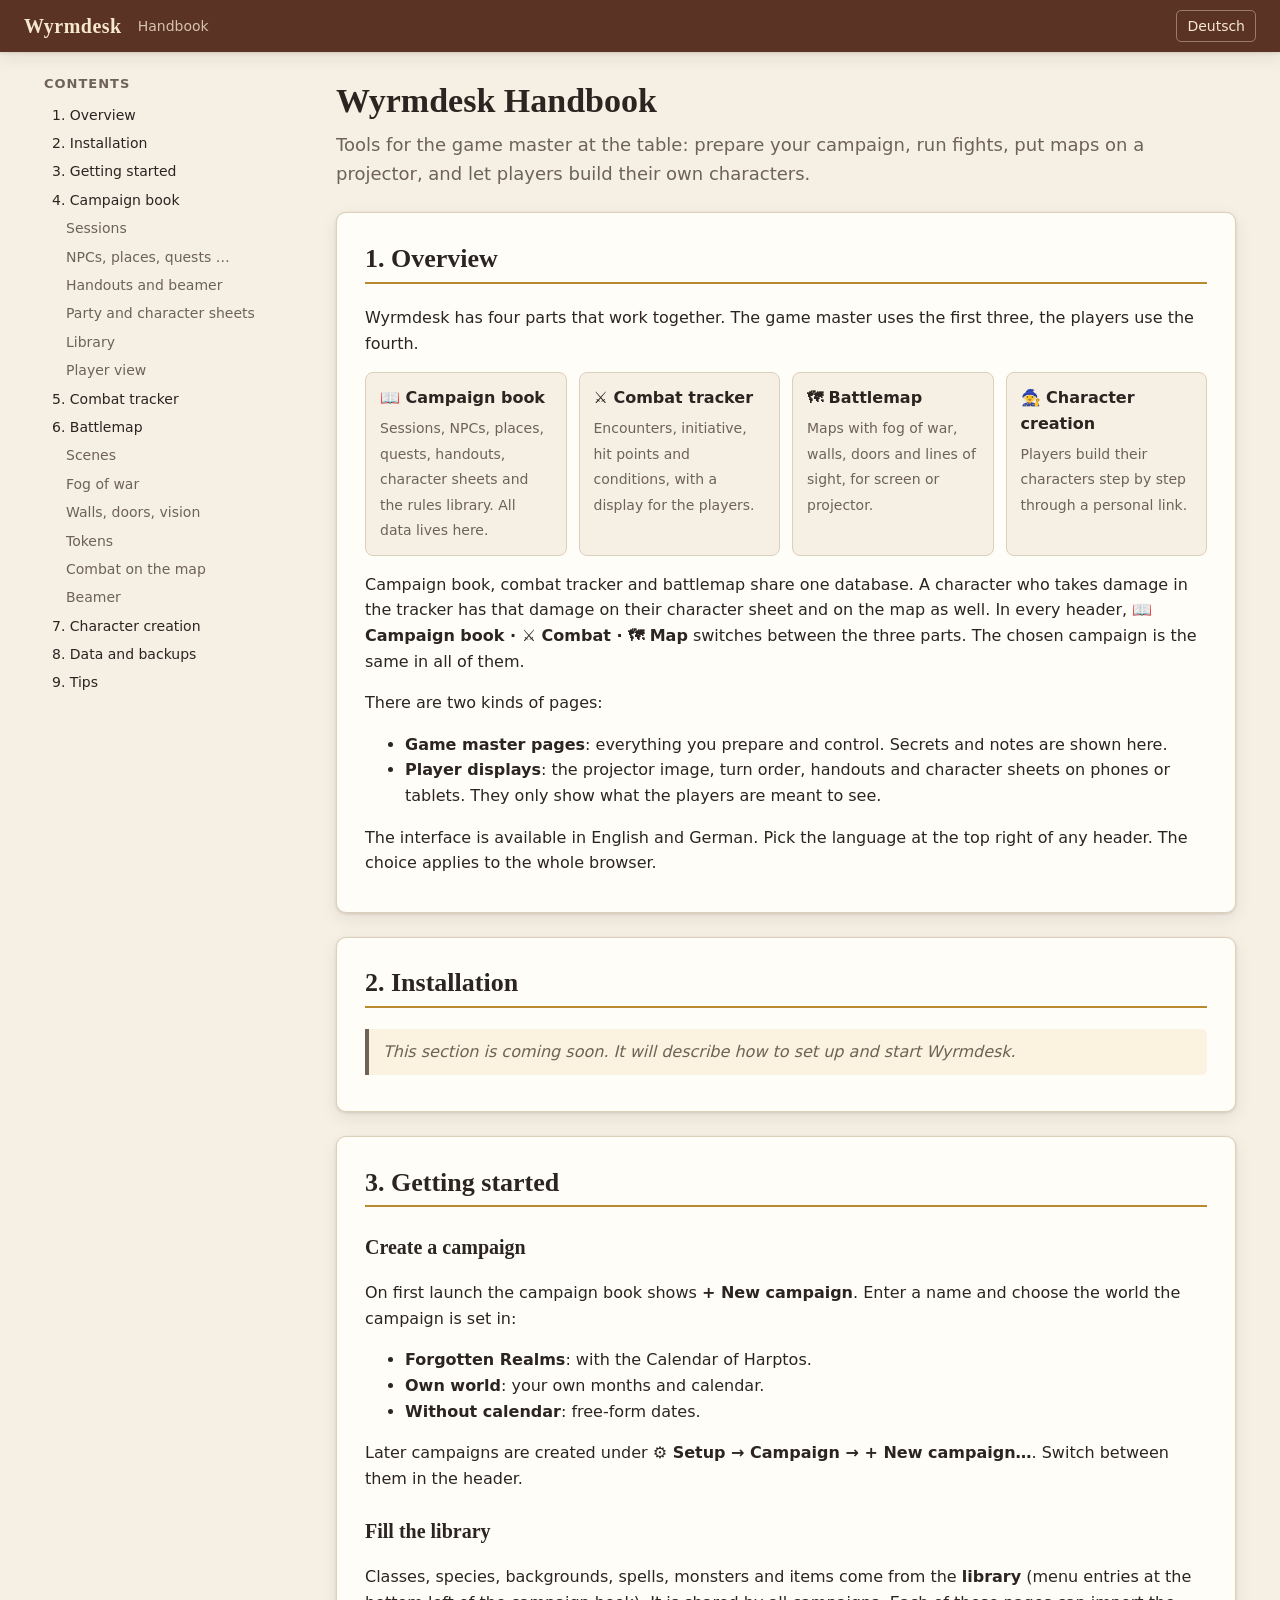
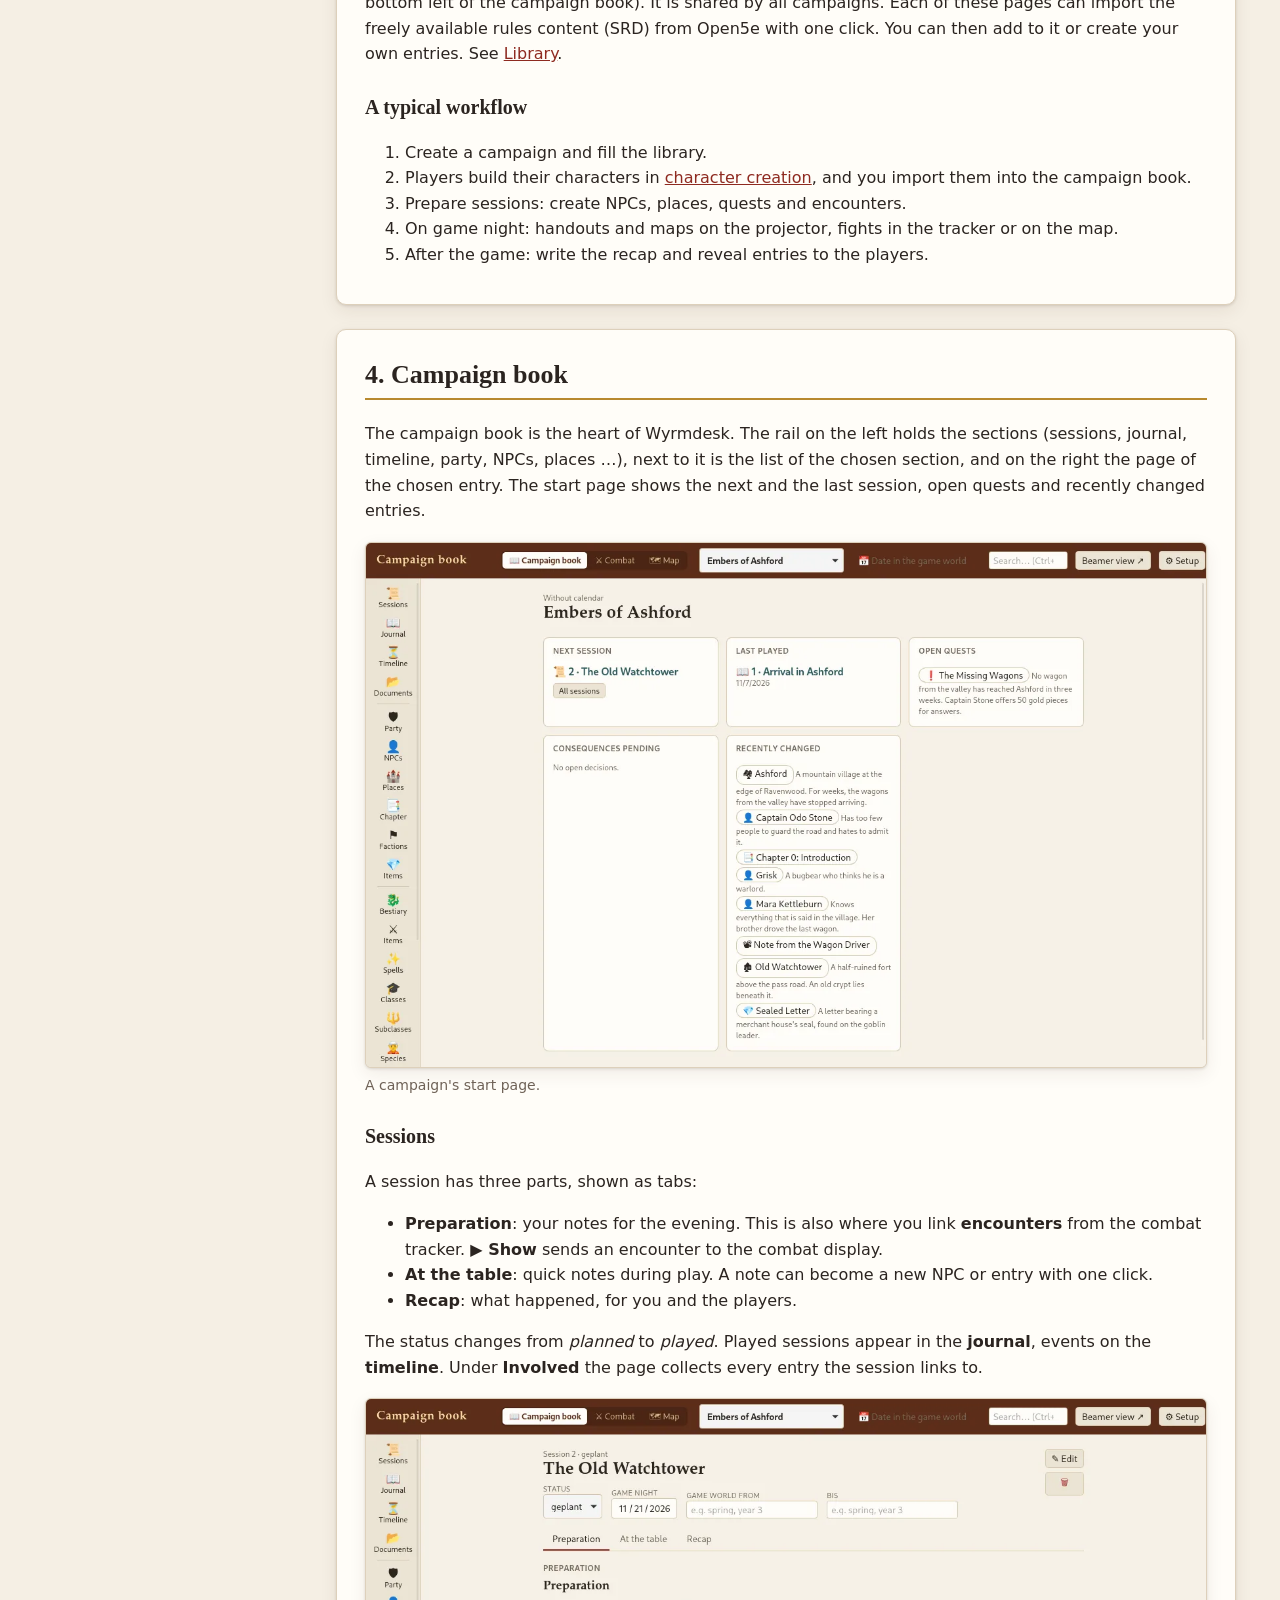
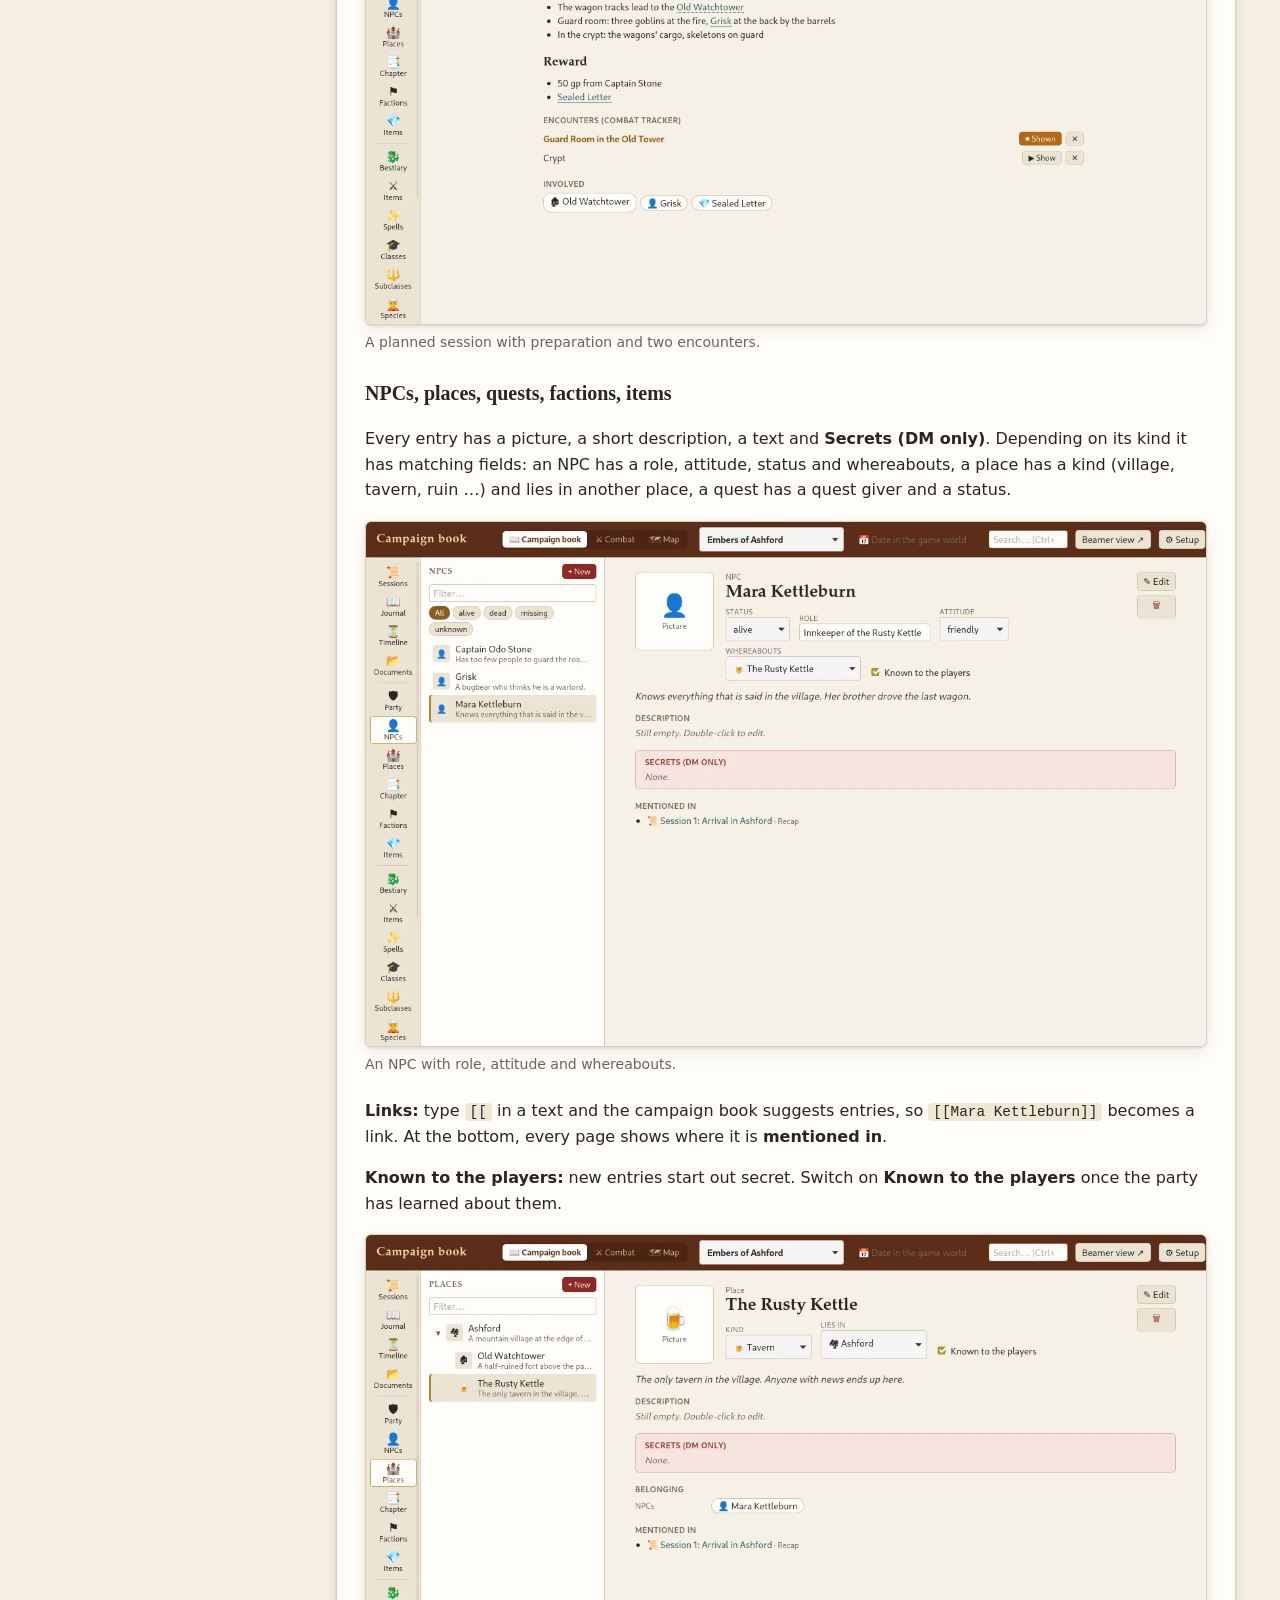
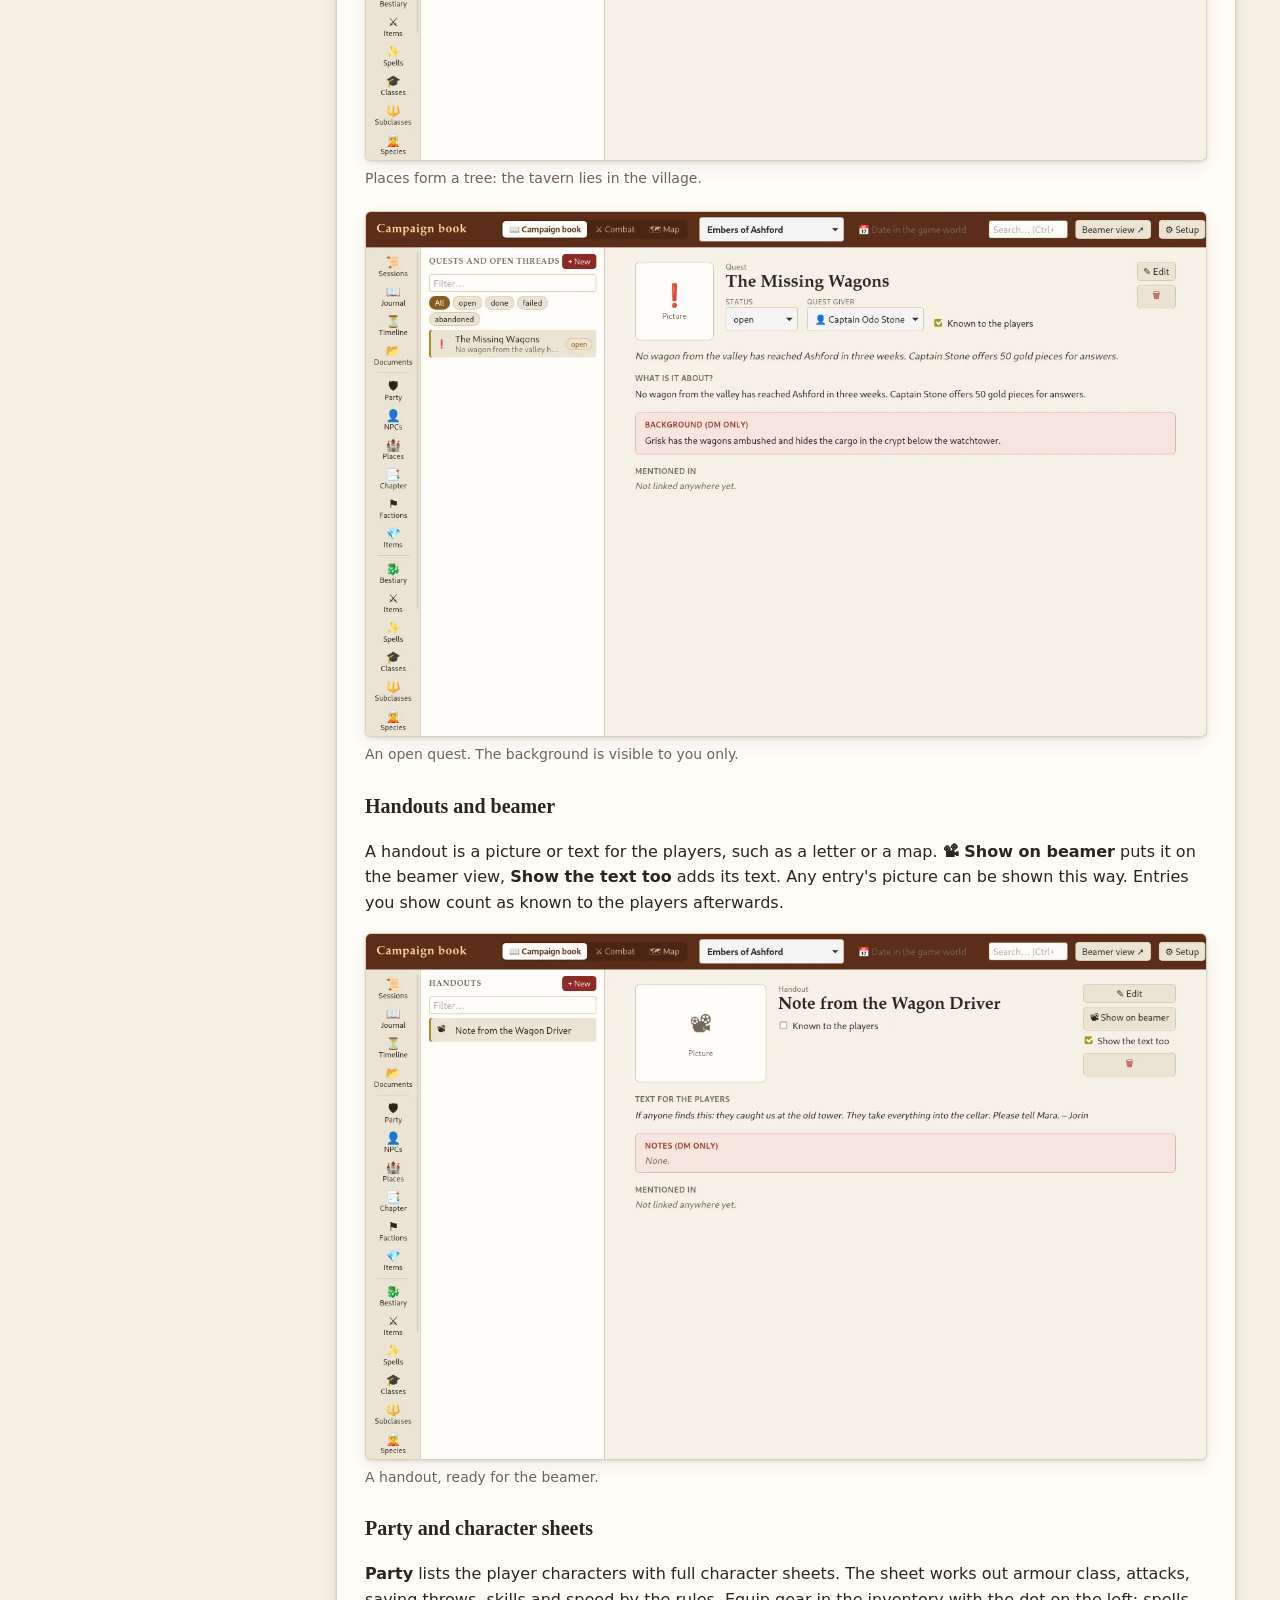
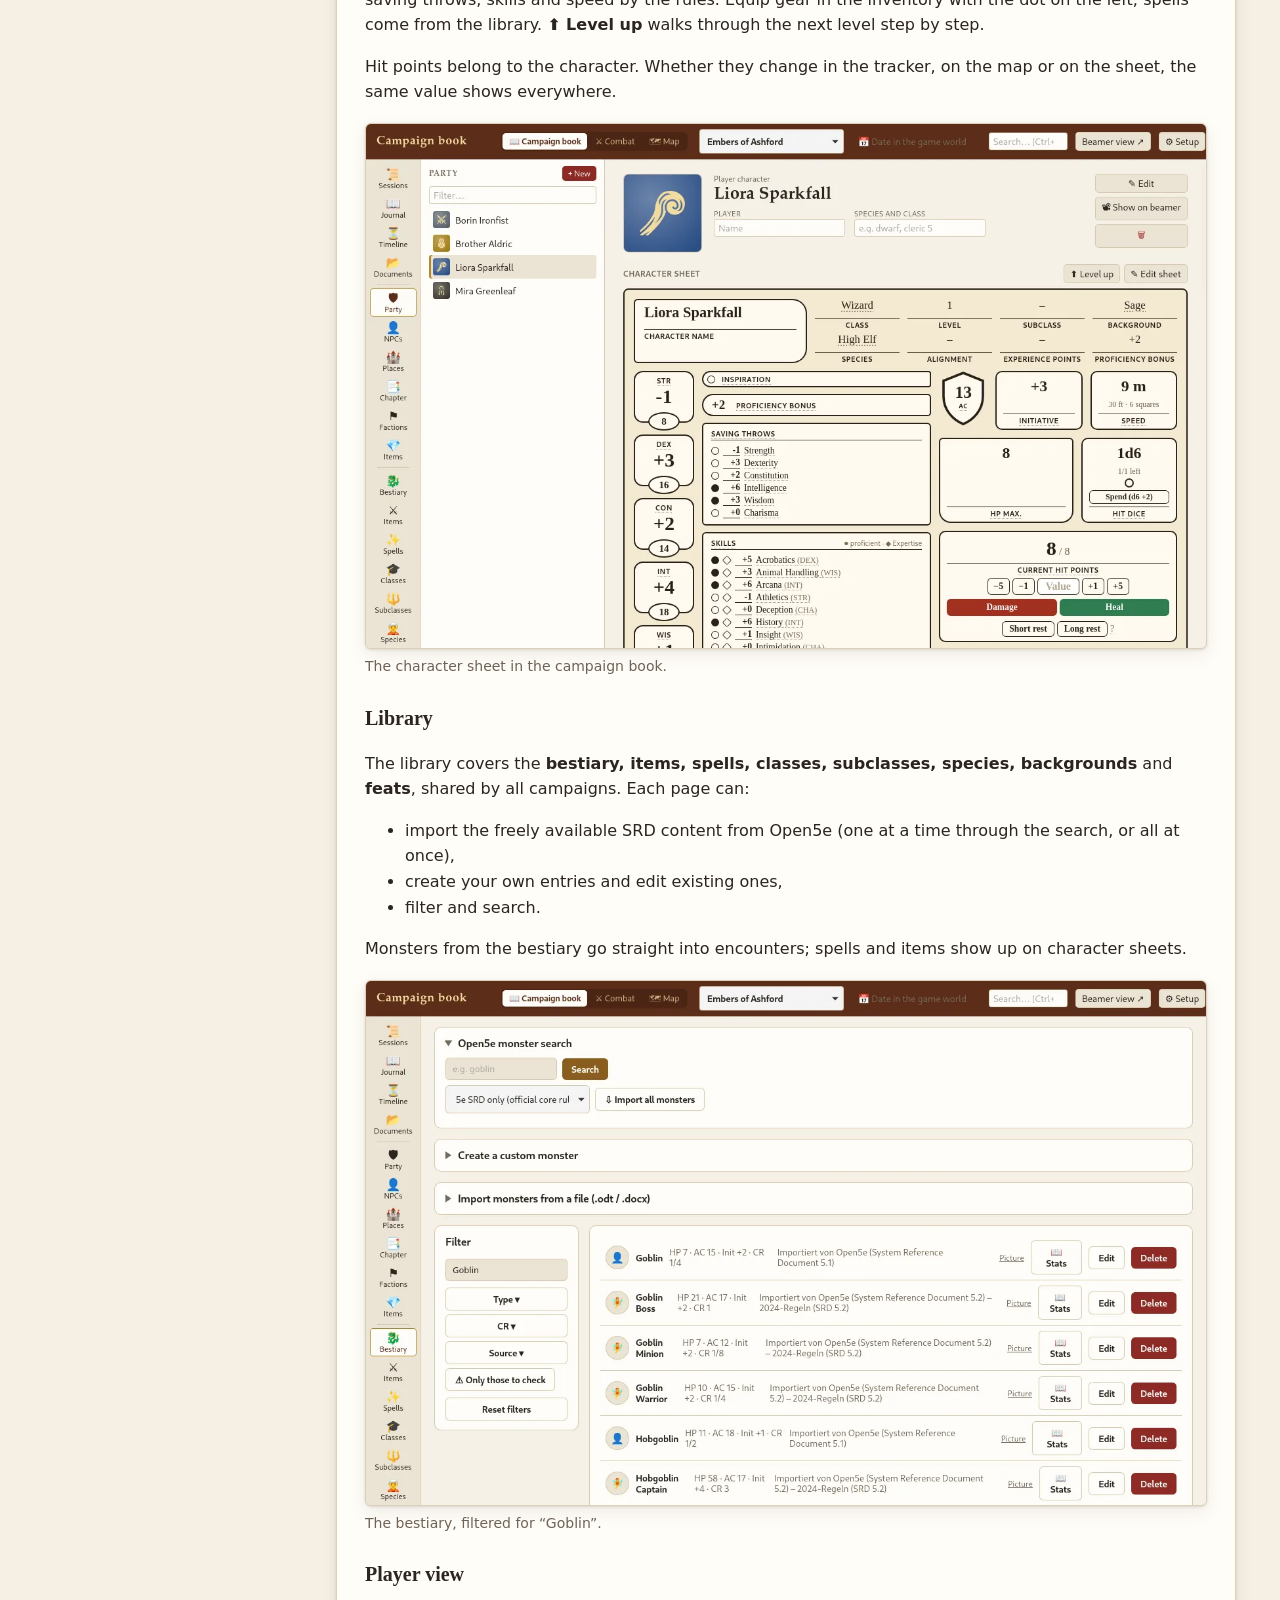
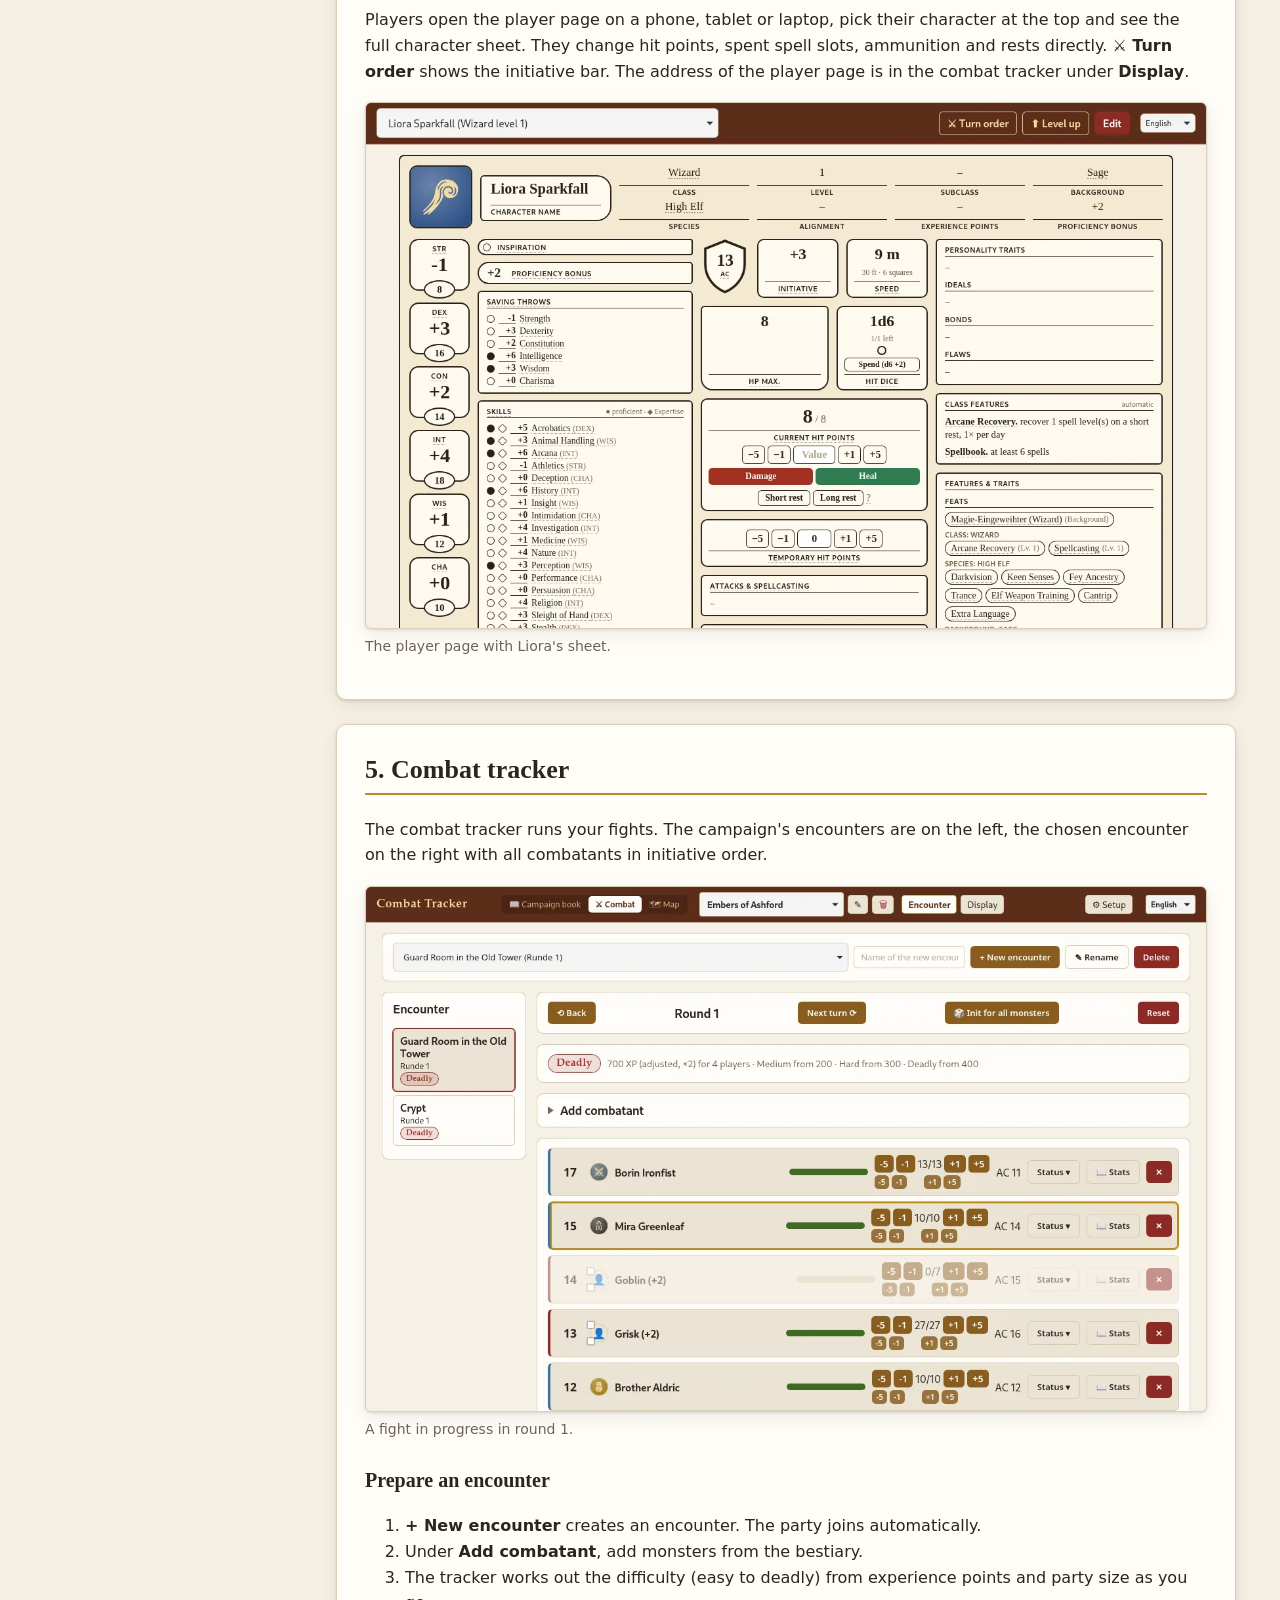
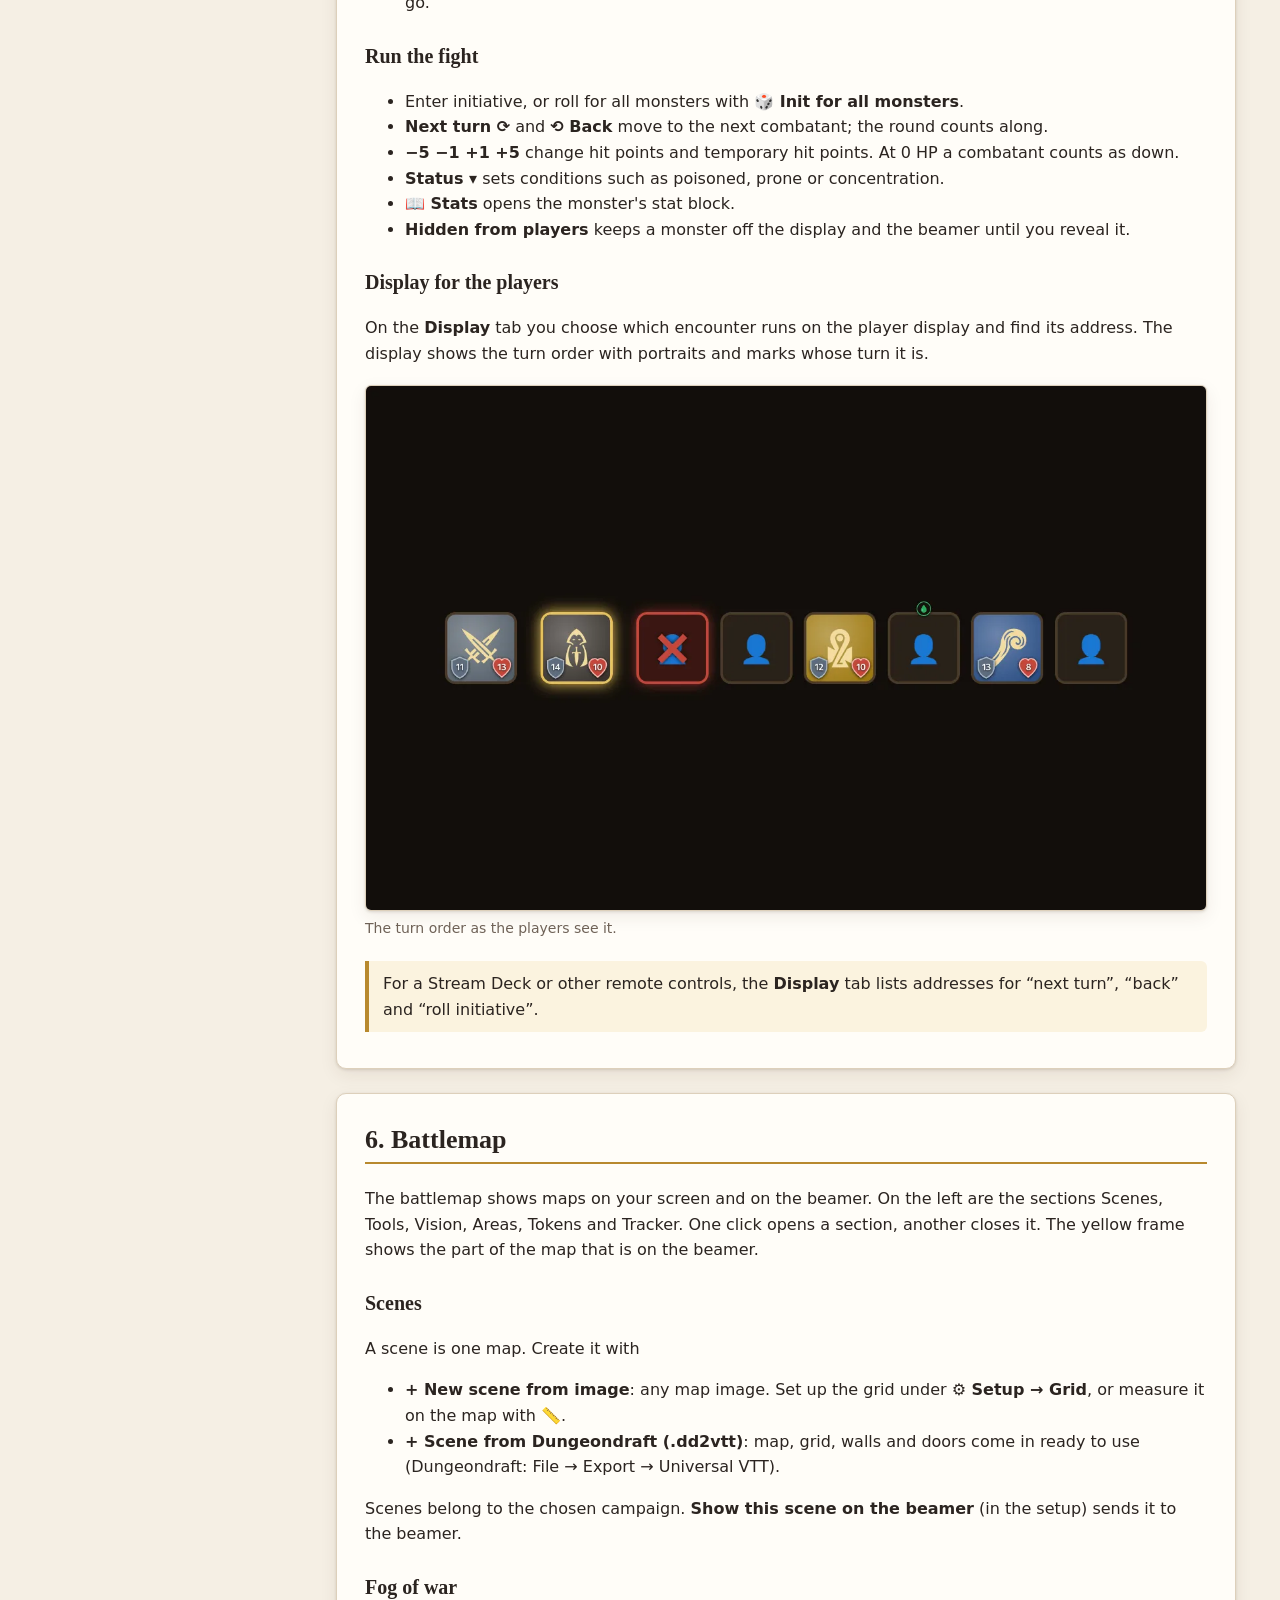
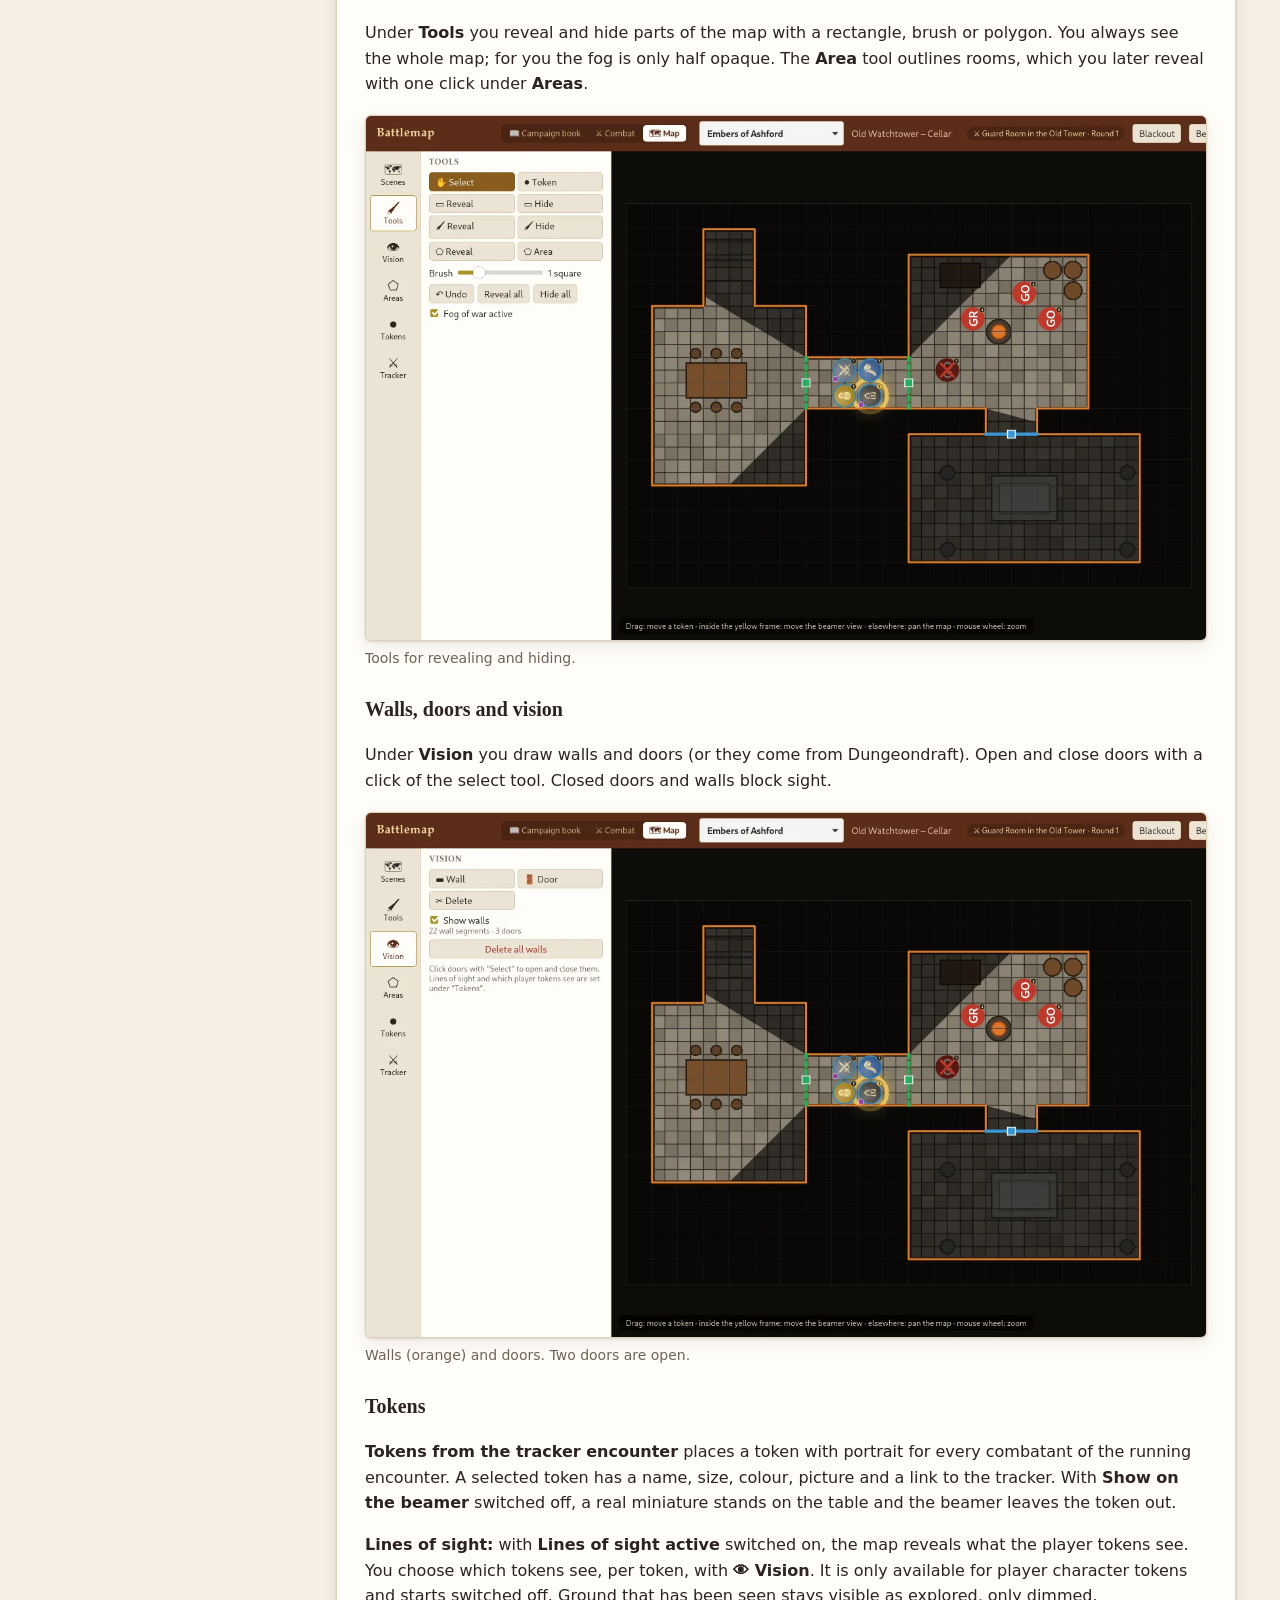
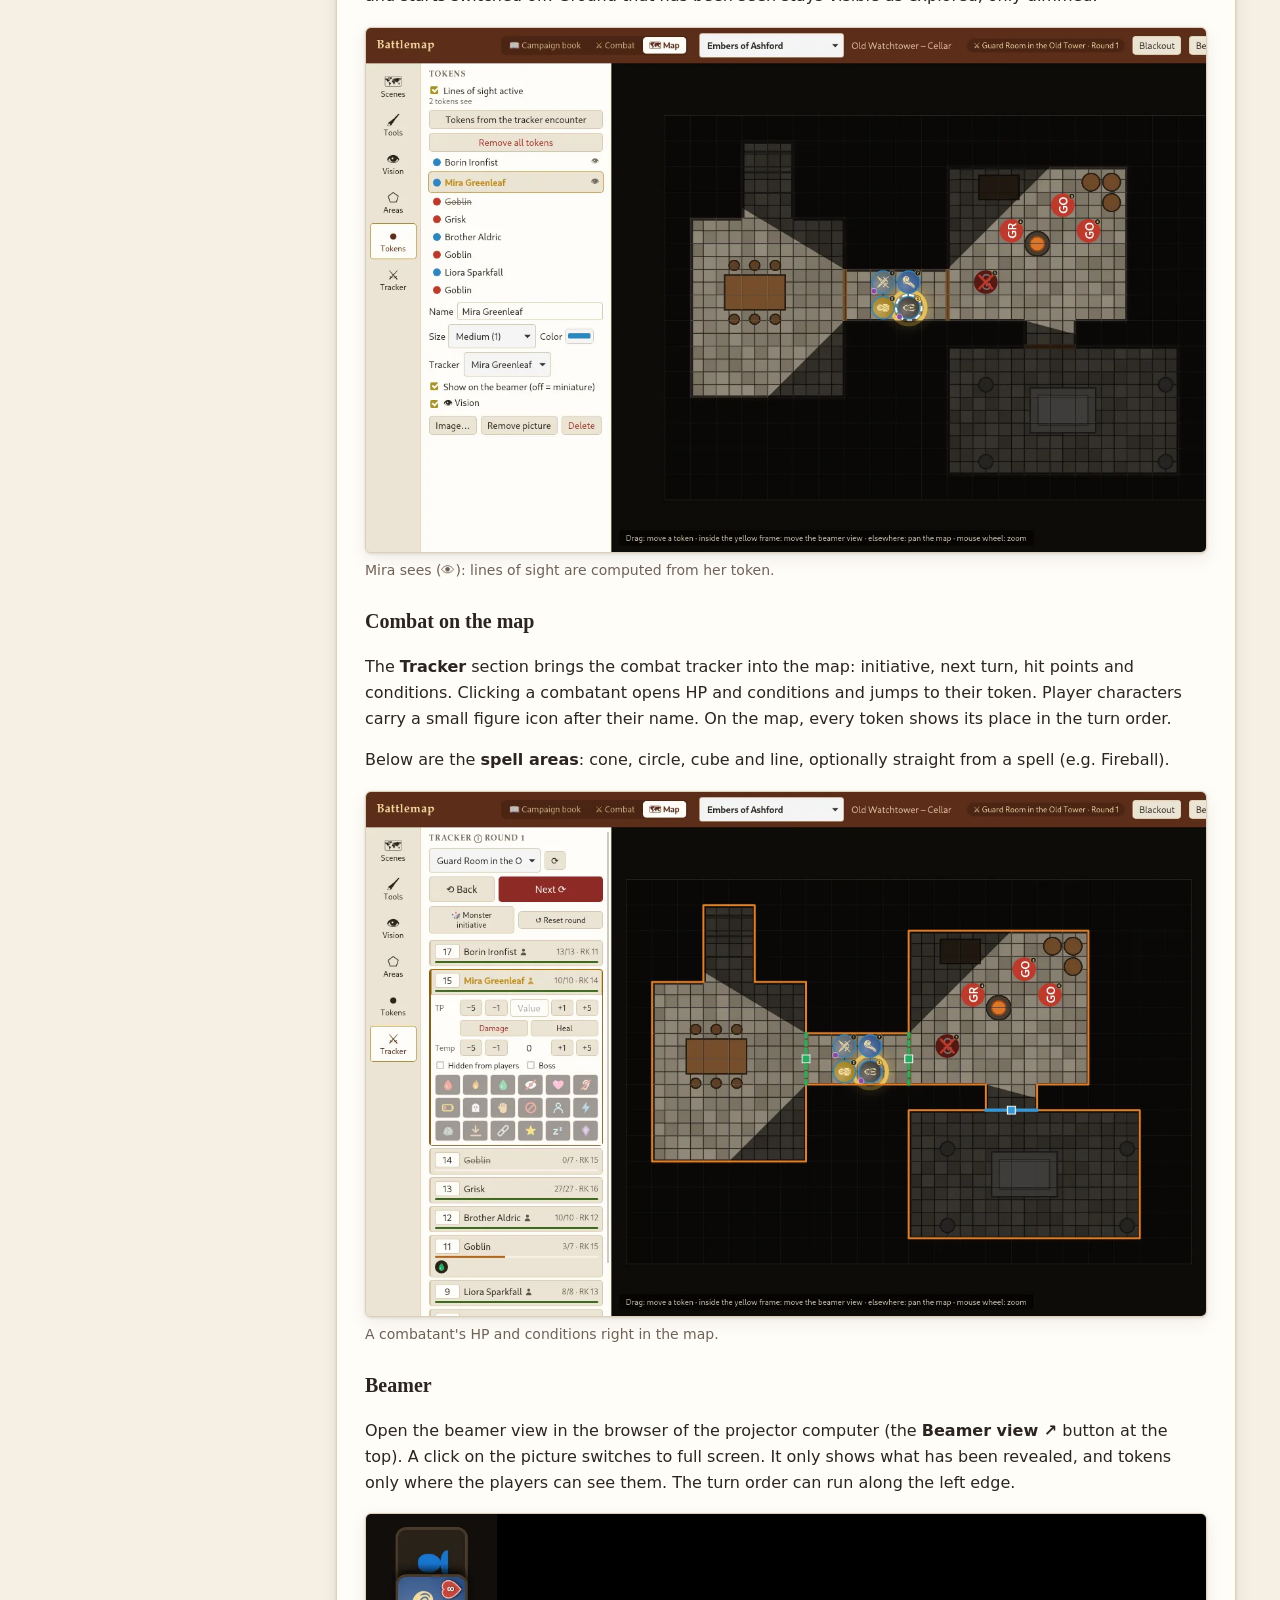
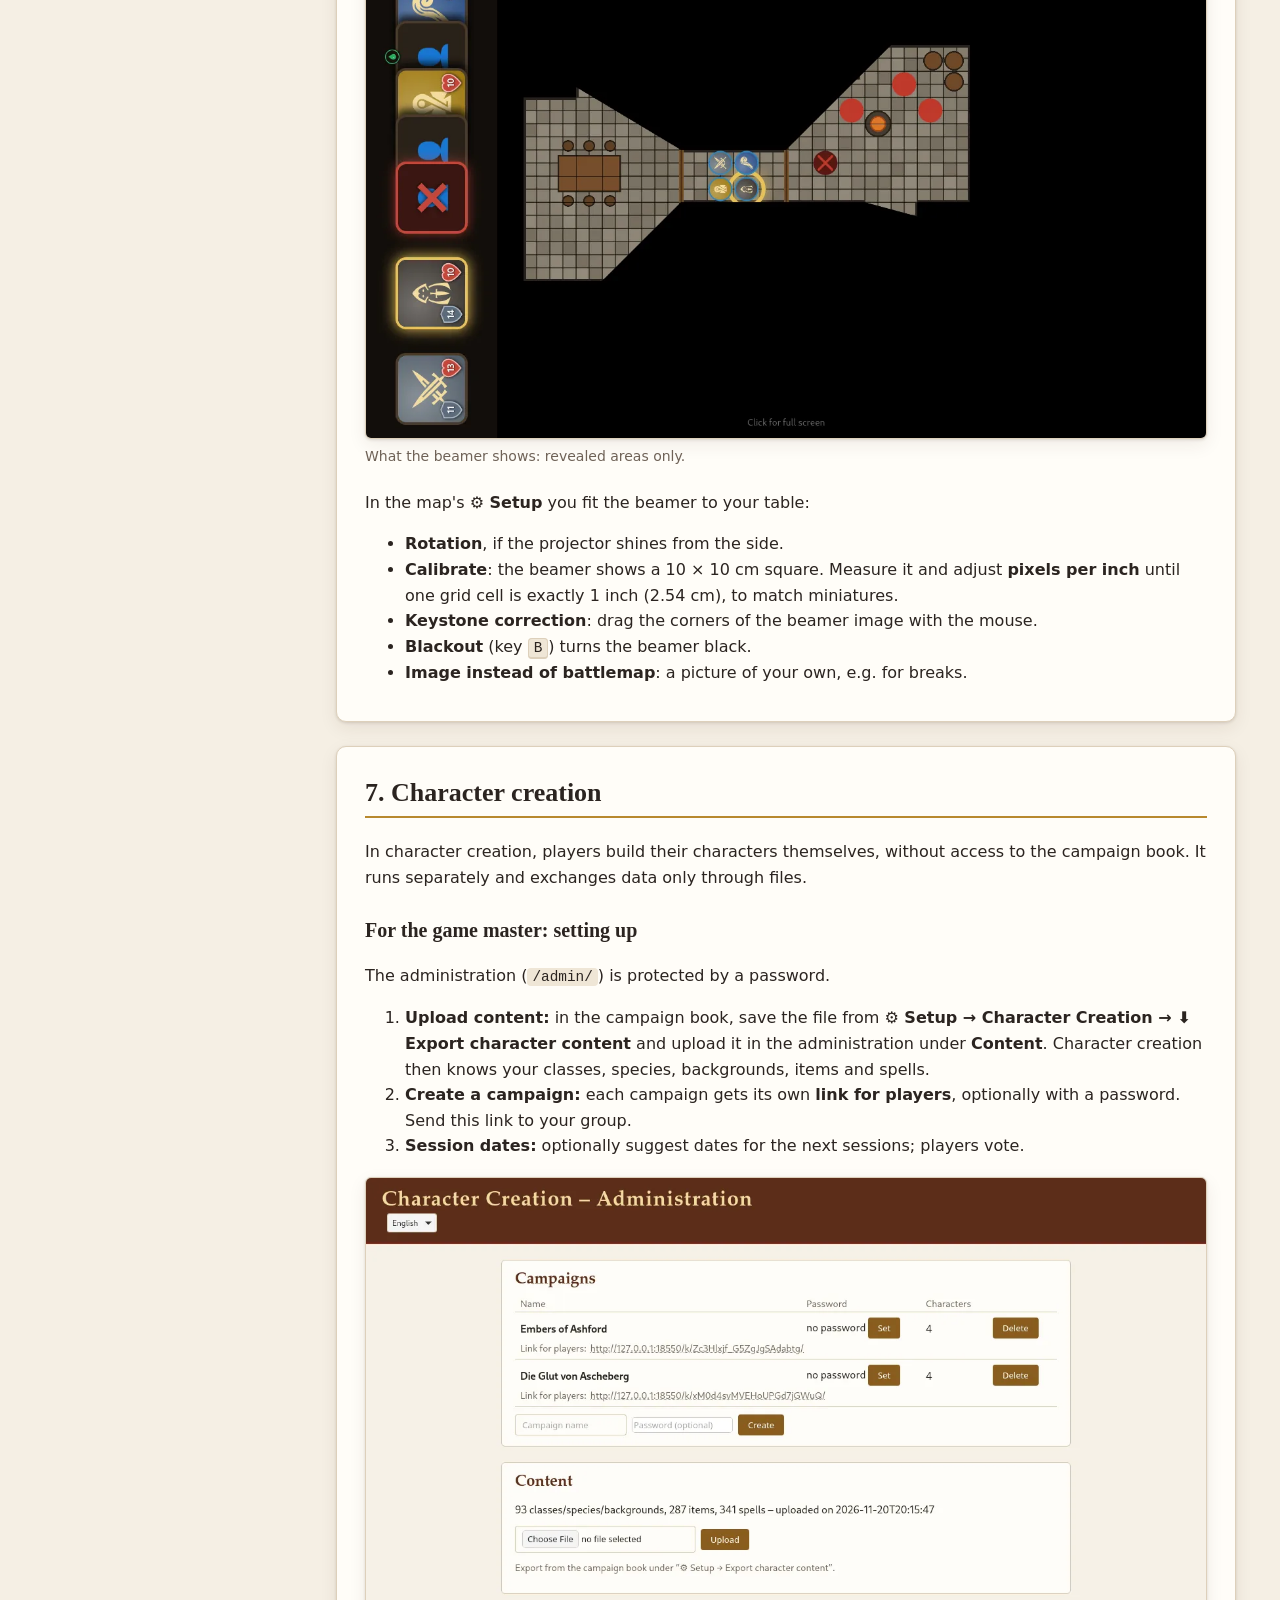
<file: dmtool/backend/app/handbuch_static/index.html>
<!doctype html>
<html lang="de">
<head>
  <meta charset="utf-8" />
  <meta name="viewport" content="width=device-width, initial-scale=1" />
  <title>Wyrmdesk Handbuch</title>
  <link rel="stylesheet" href="style.css" />
  <style>
    .pick { max-width: 560px; margin: 12vh auto; padding: 0 16px; text-align: center; }
    .pick h1 { font-size: 34px; margin-bottom: 4px; }
    .pick p { color: var(--muted); }
    .pick .cards a { text-decoration: none; color: var(--text); }
    .pick .card:hover { border-color: var(--gold); }
  </style>
  <script>
    // Straight to the browser's language; the links below stay for everyone else.
    try {
      if (!location.hash) location.replace((navigator.language || "").toLowerCase().startsWith("de") ? "de/" : "en/");
    } catch (e) {}
  </script>
</head>
<body>
  <div class="pick">
    <h1>Wyrmdesk</h1>
    <p>Handbuch · Handbook</p>
    <div class="cards">
      <a href="de/" class="card" hreflang="de"><b>Deutsch</b><span>Anleitung auf Deutsch</span></a>
      <a href="en/" class="card" hreflang="en"><b>English</b><span>Guide in English</span></a>
    </div>
  </div>
</body>
</html>
</file>
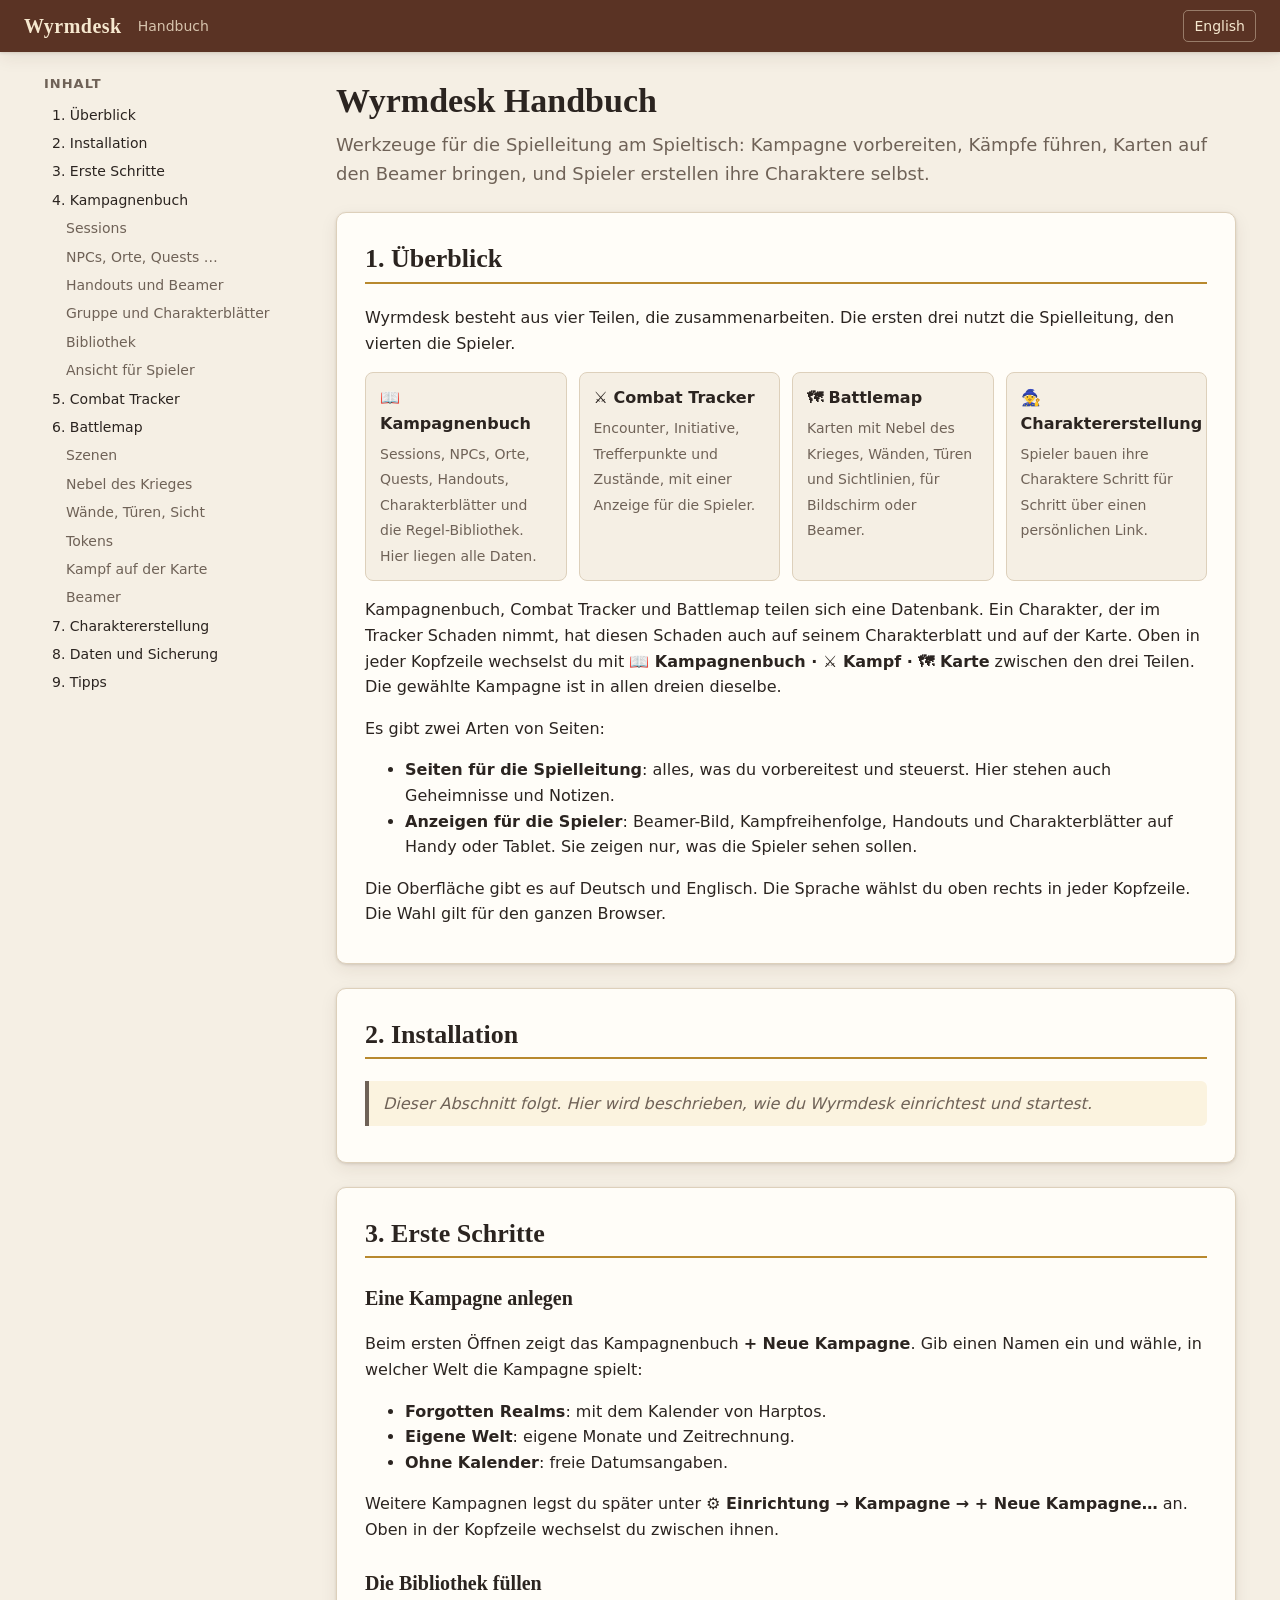
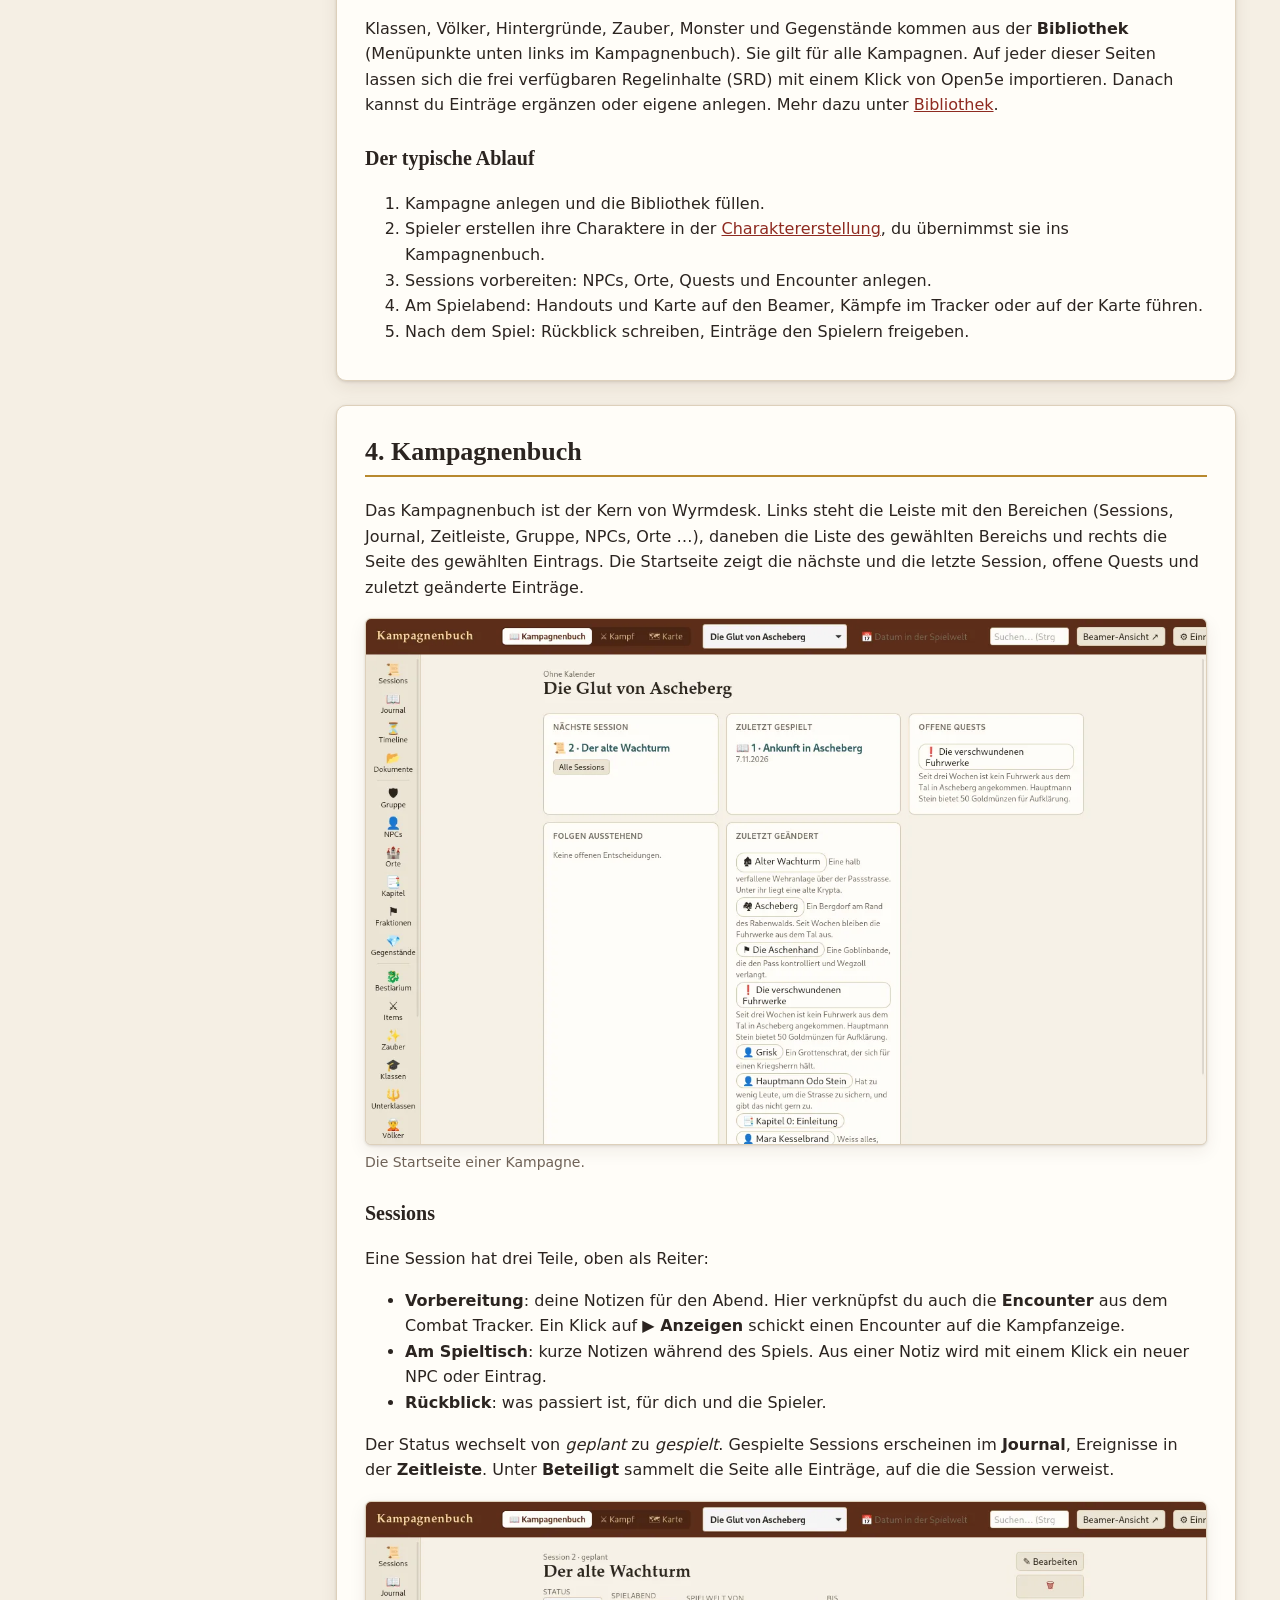
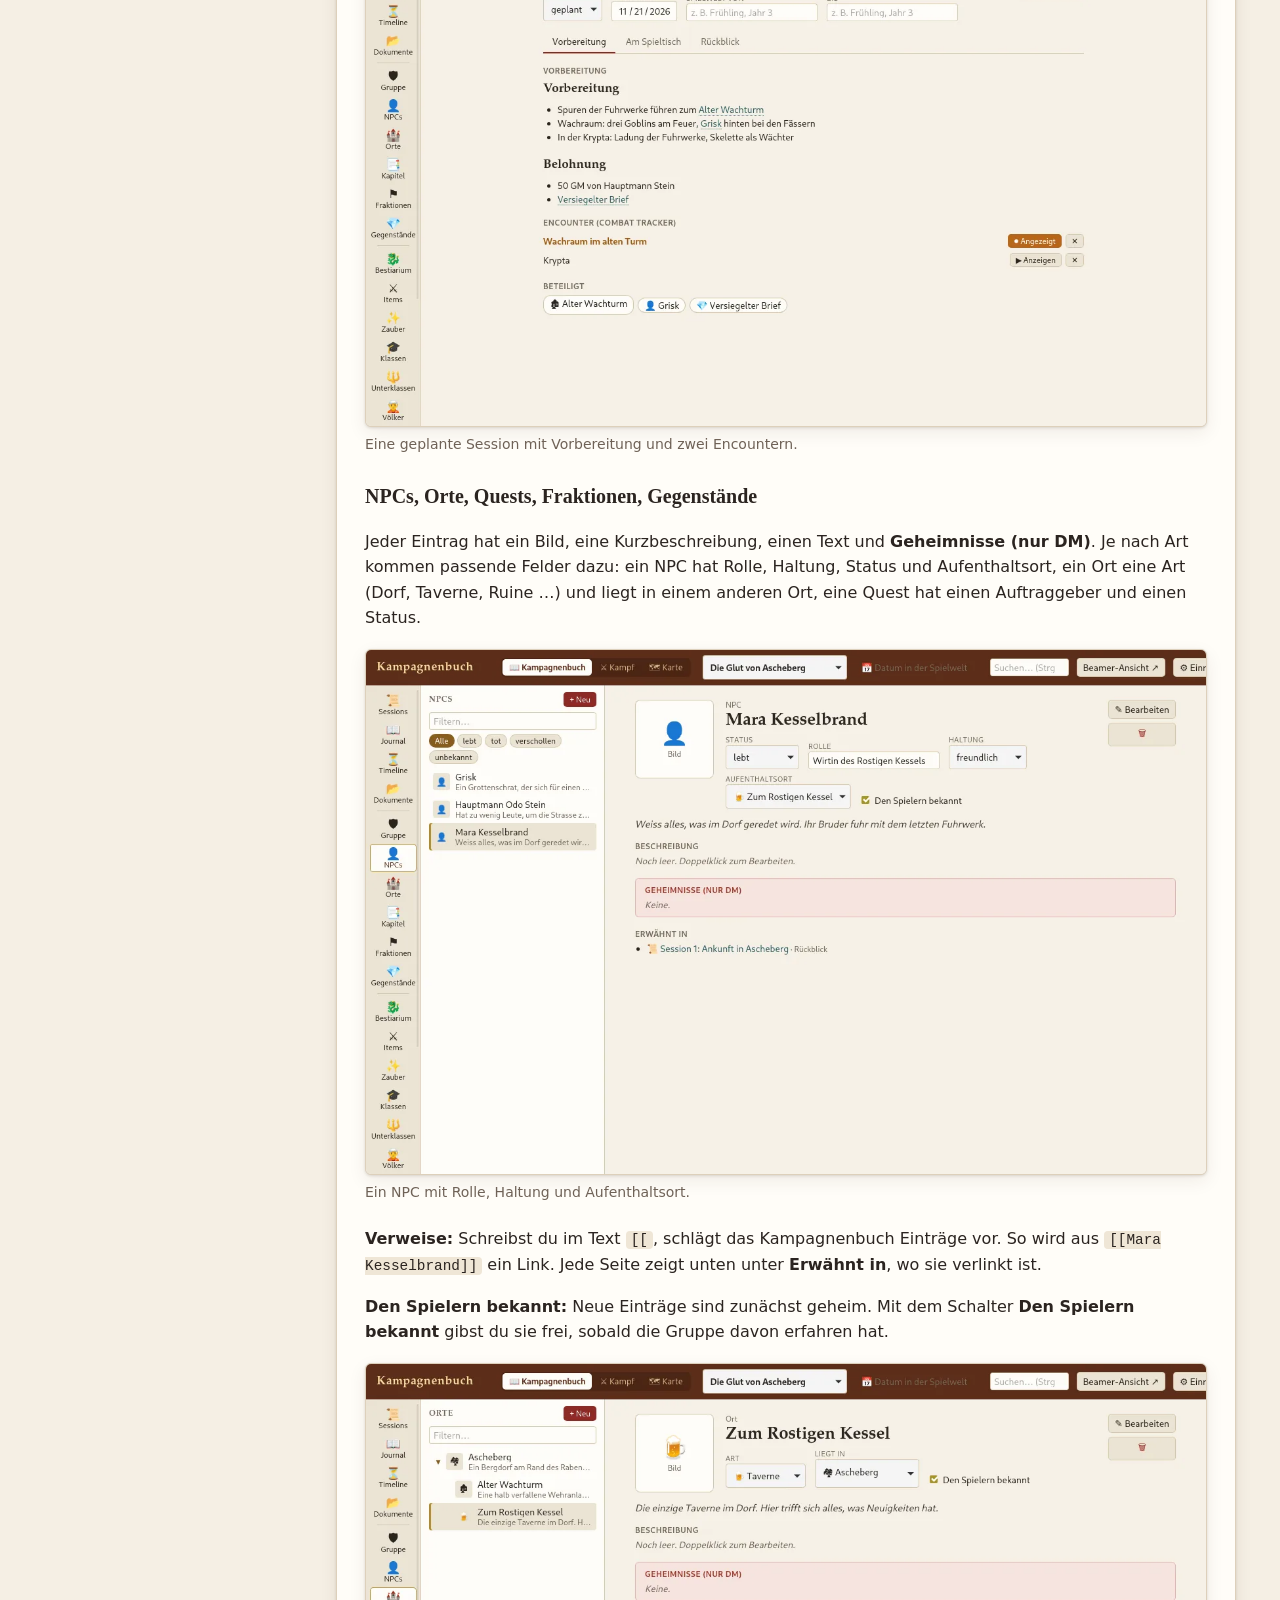
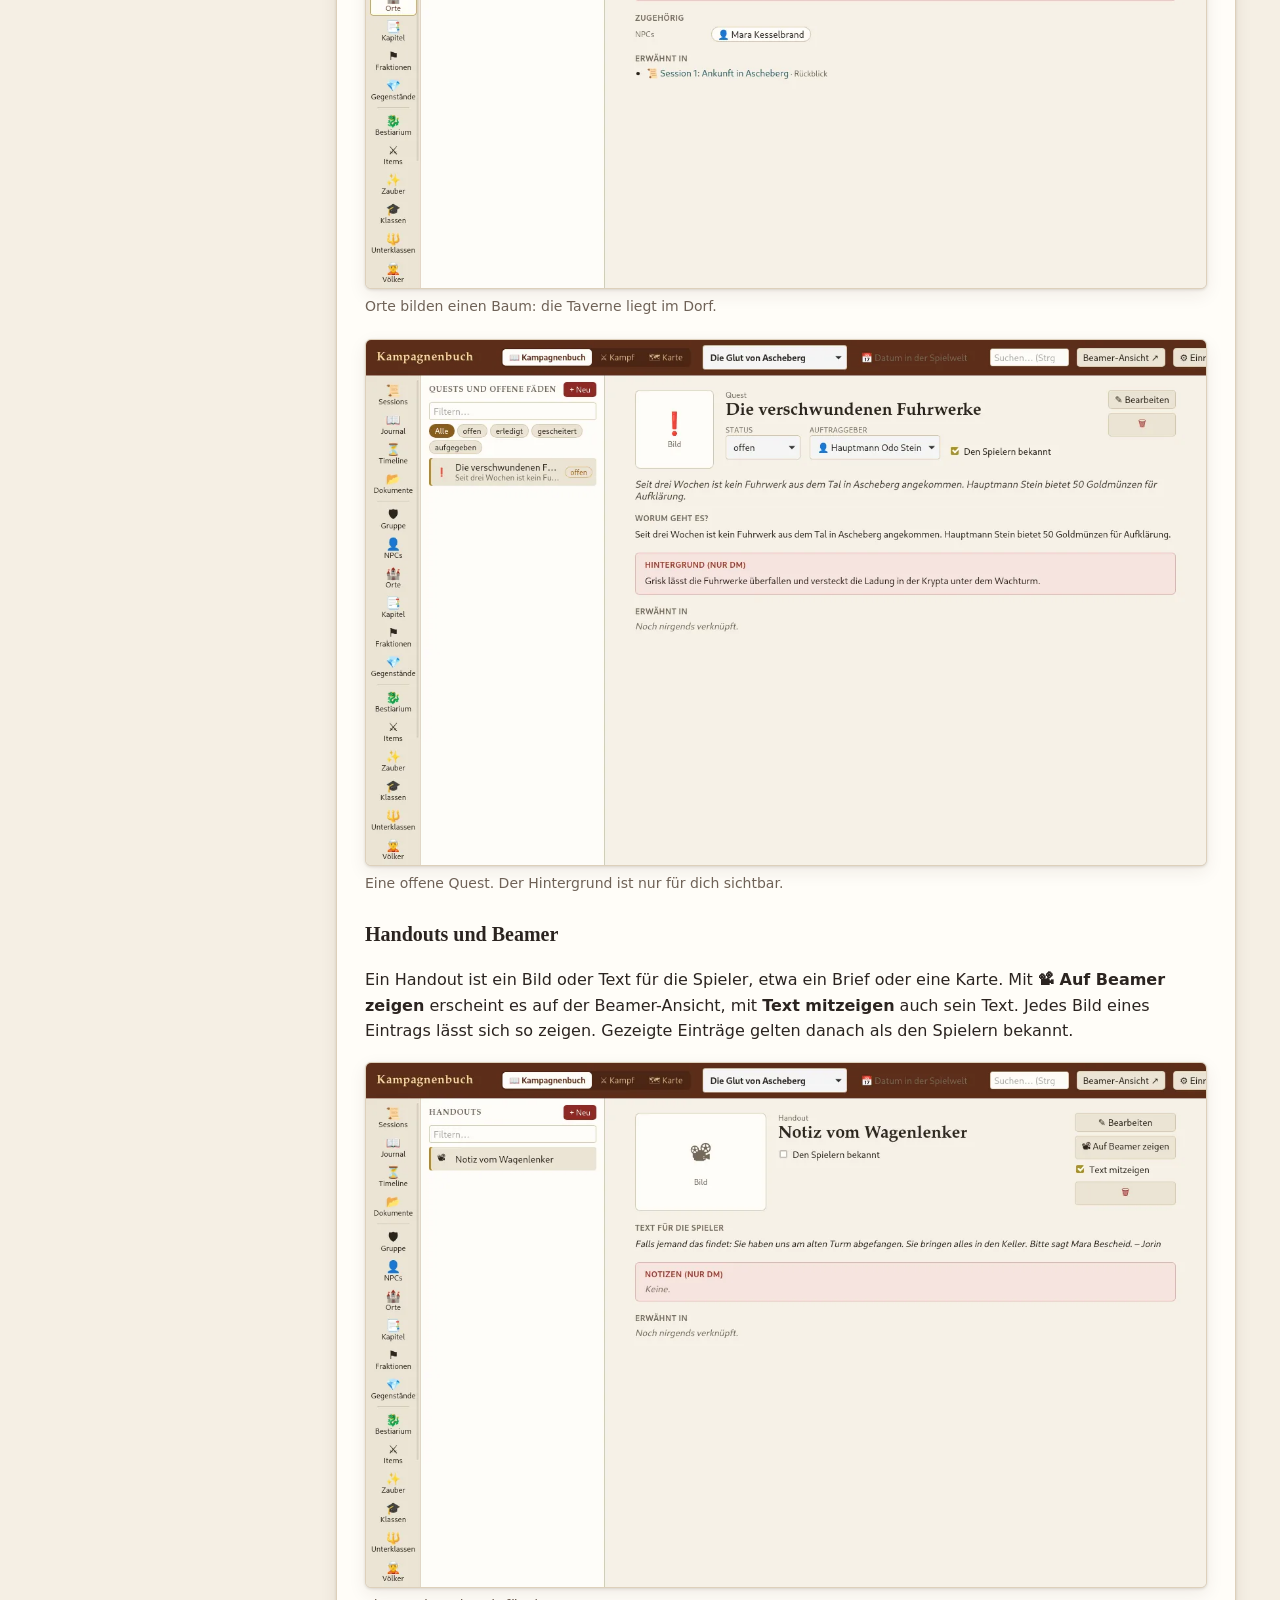
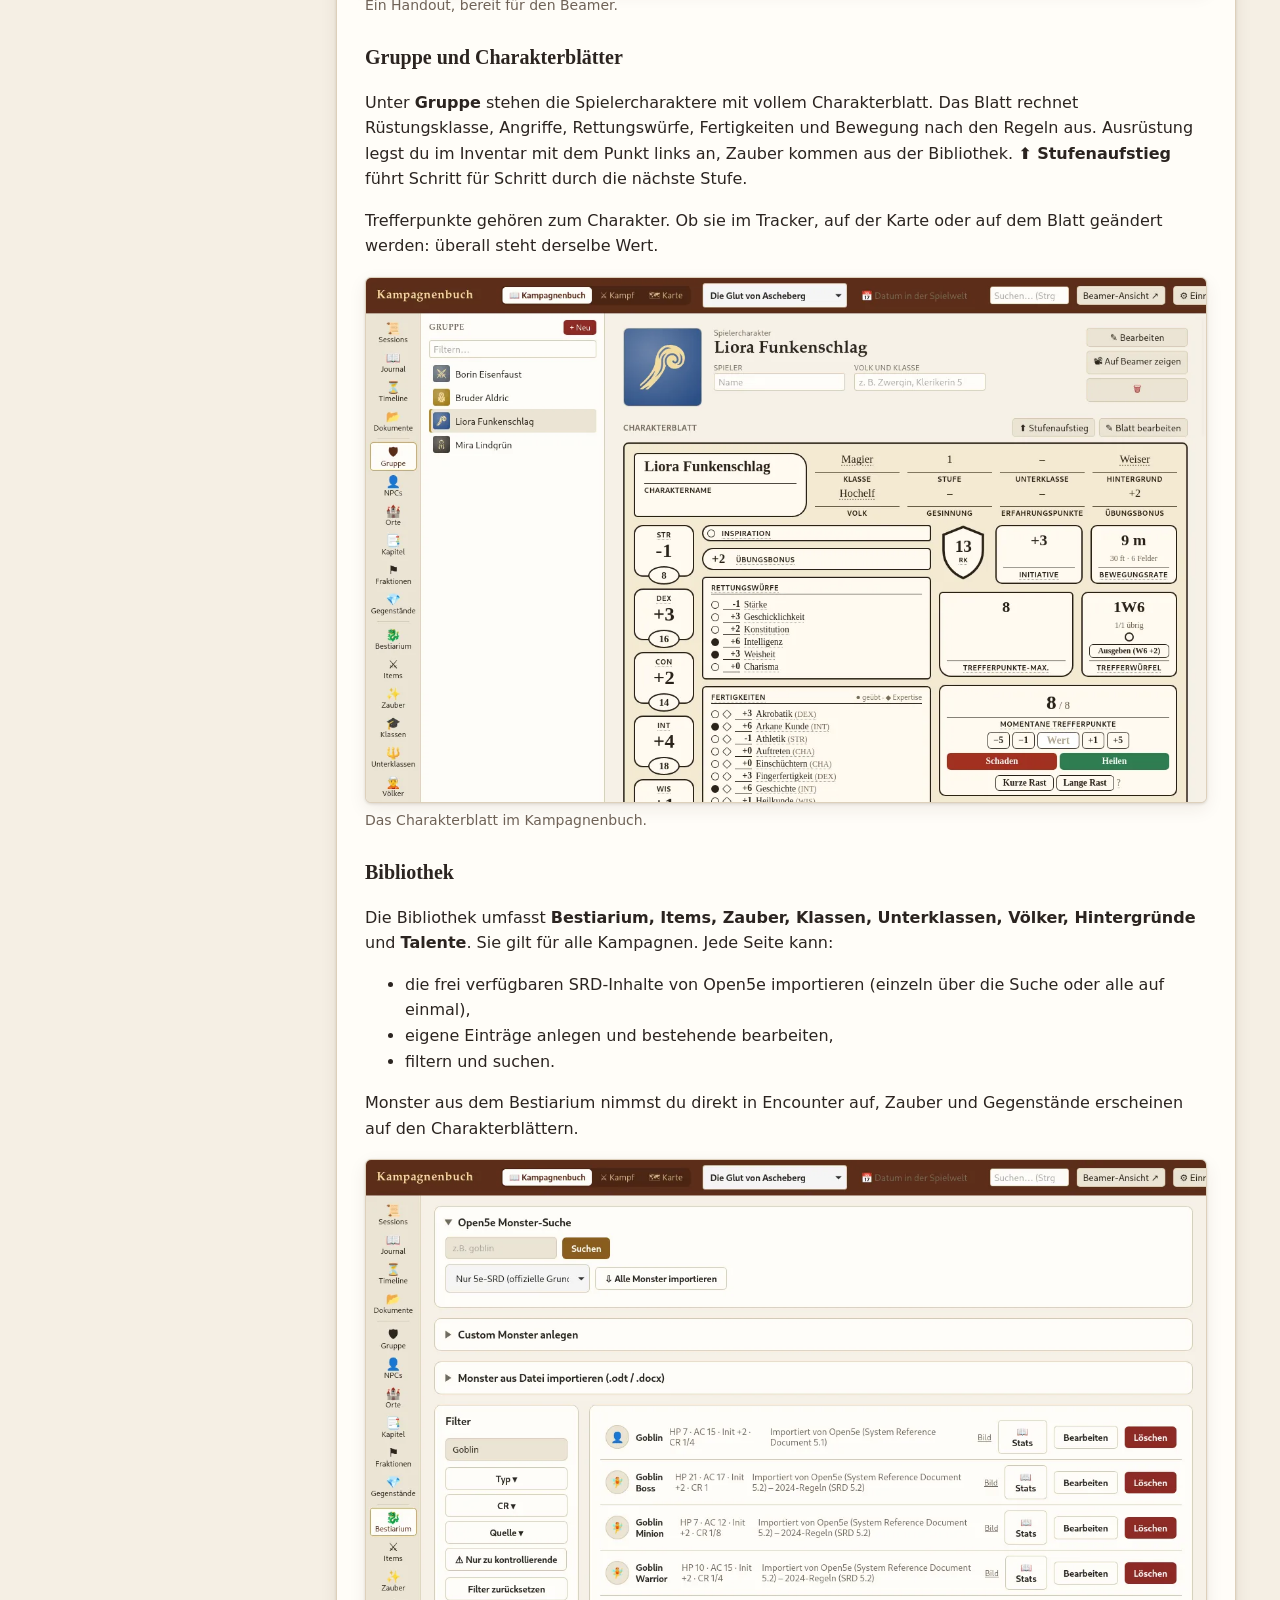
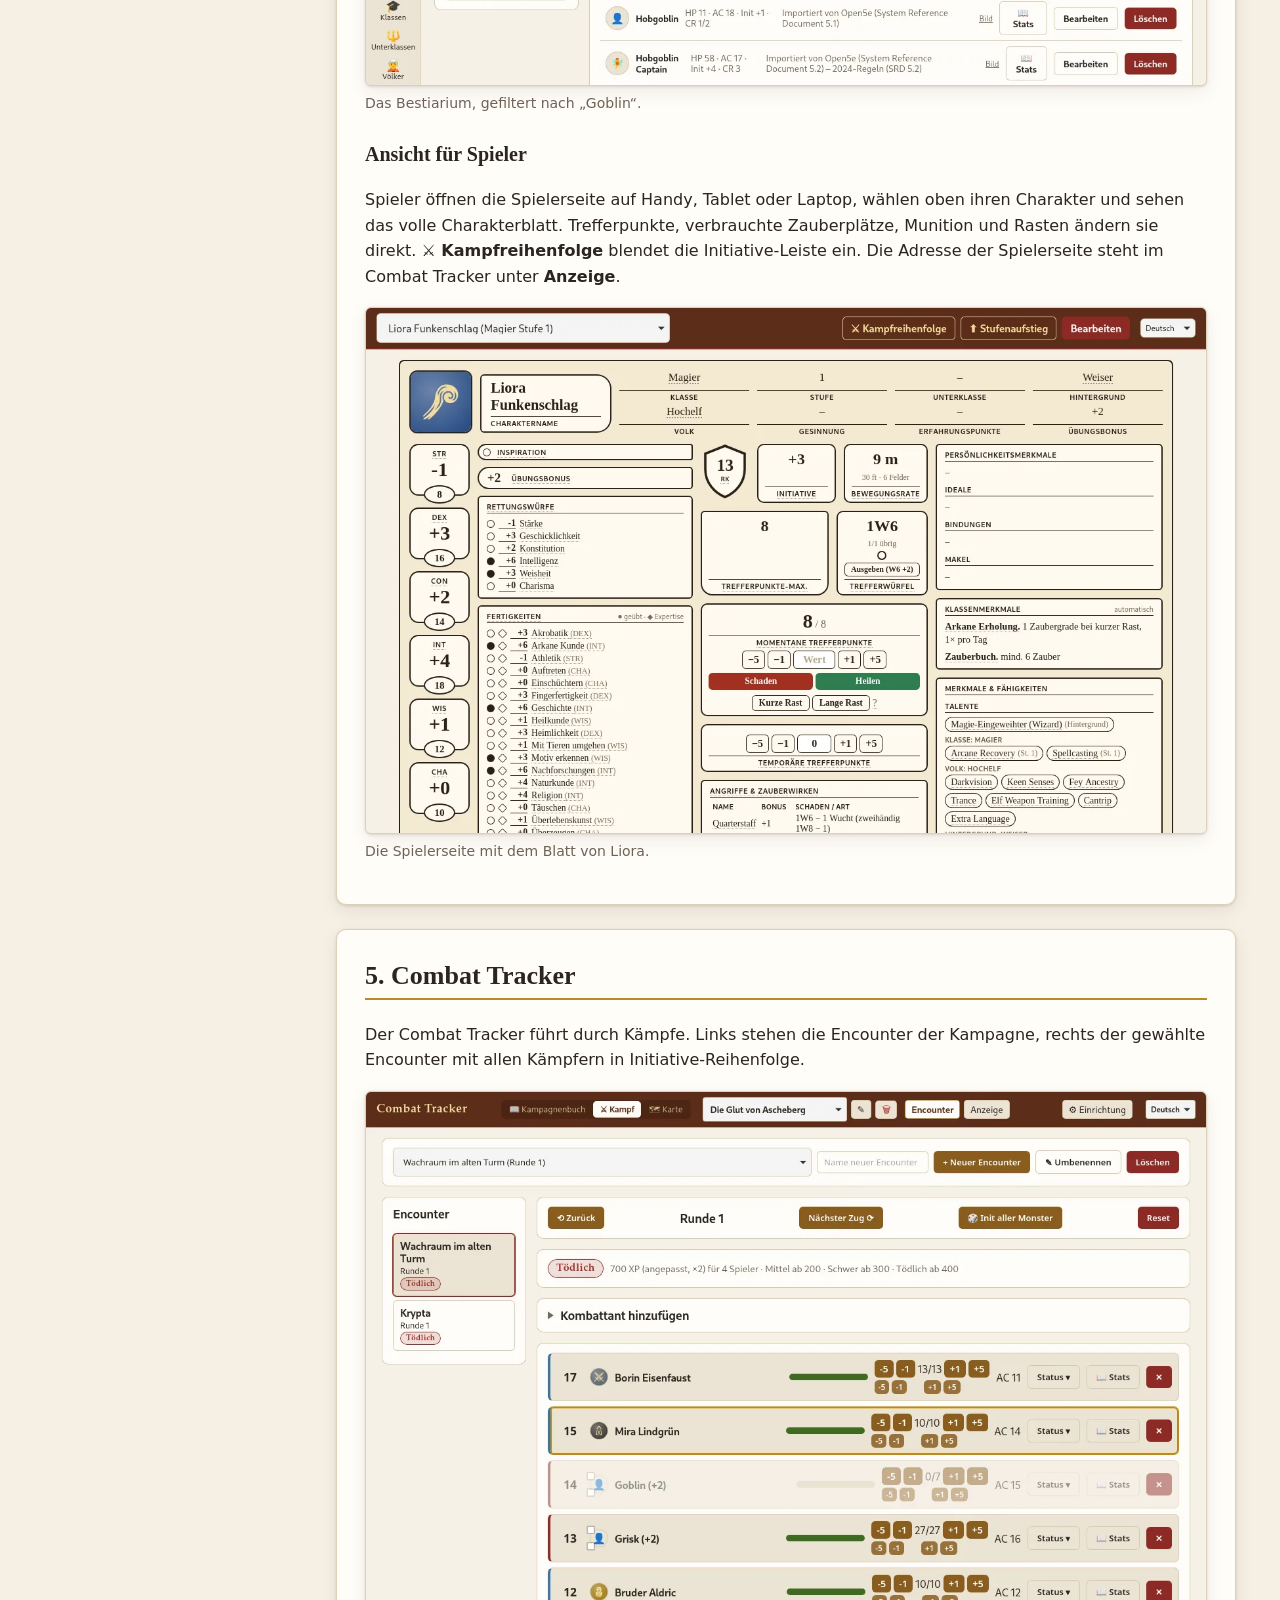
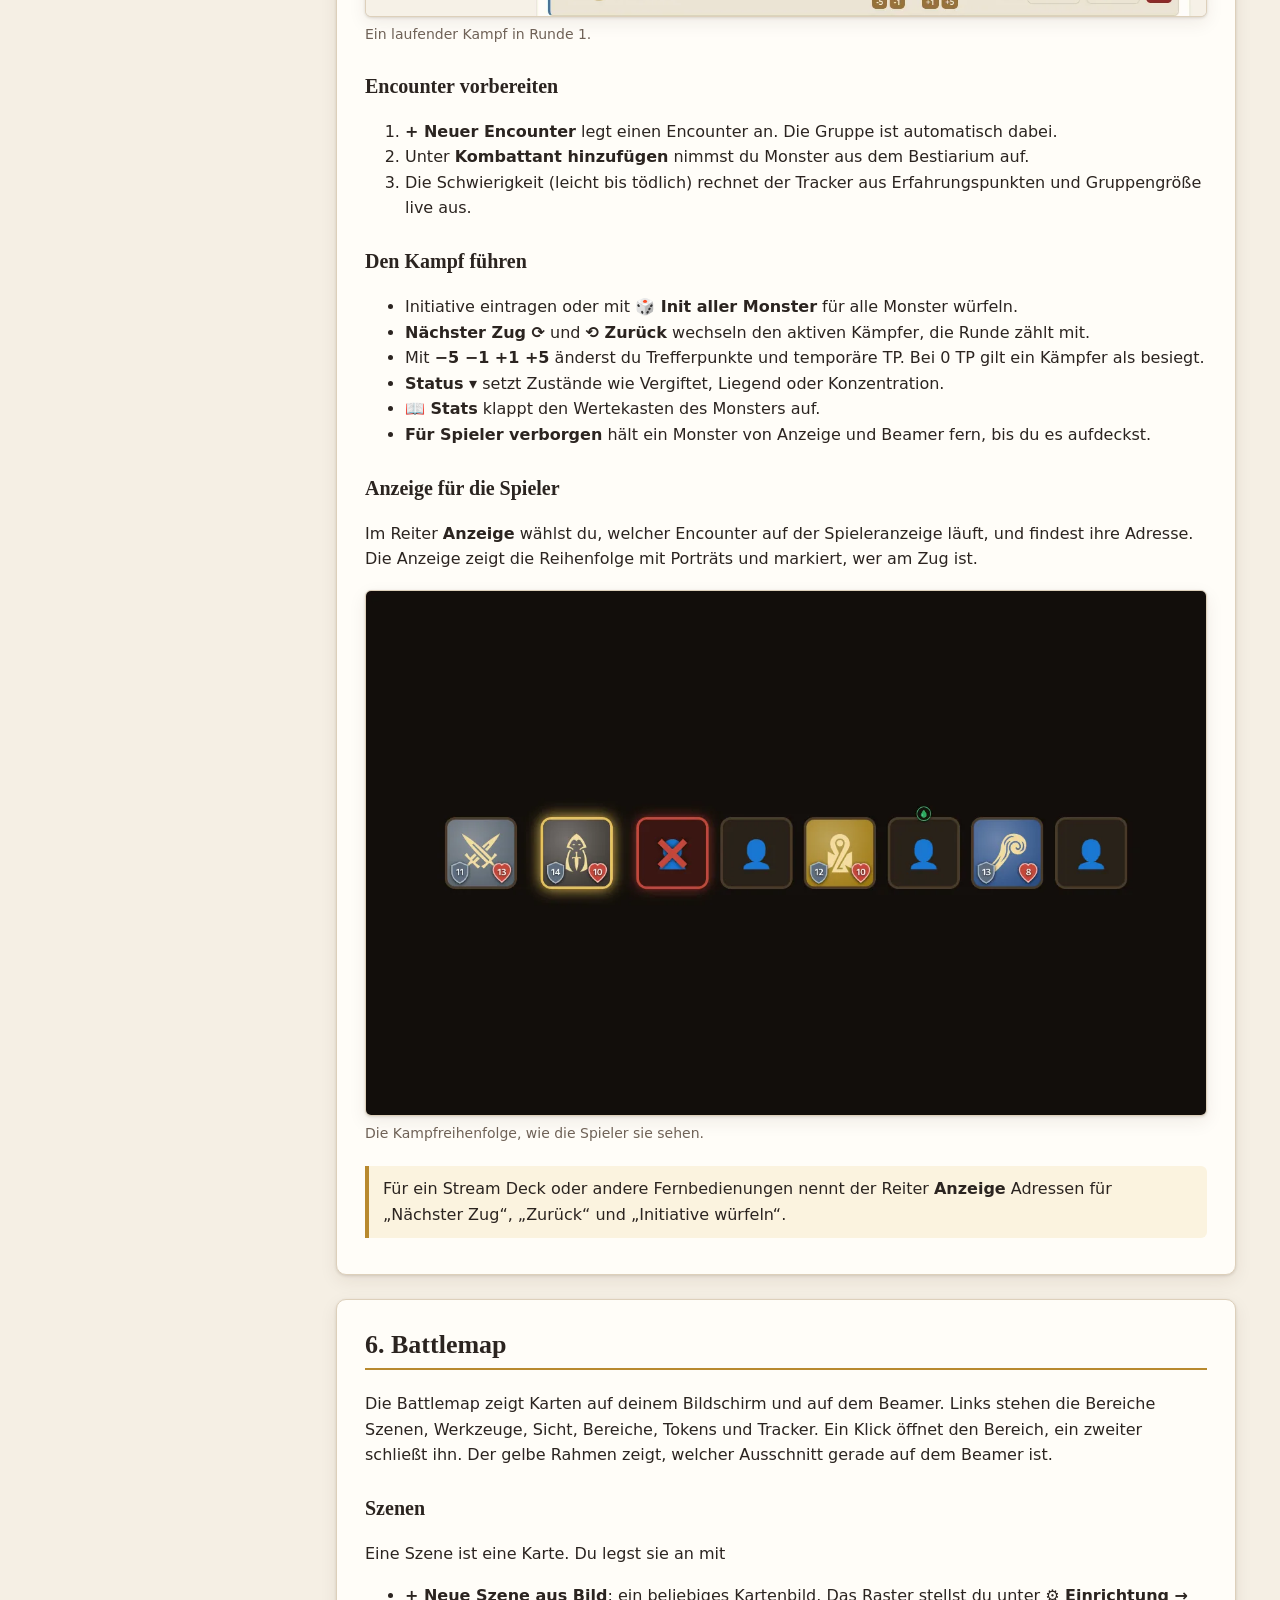
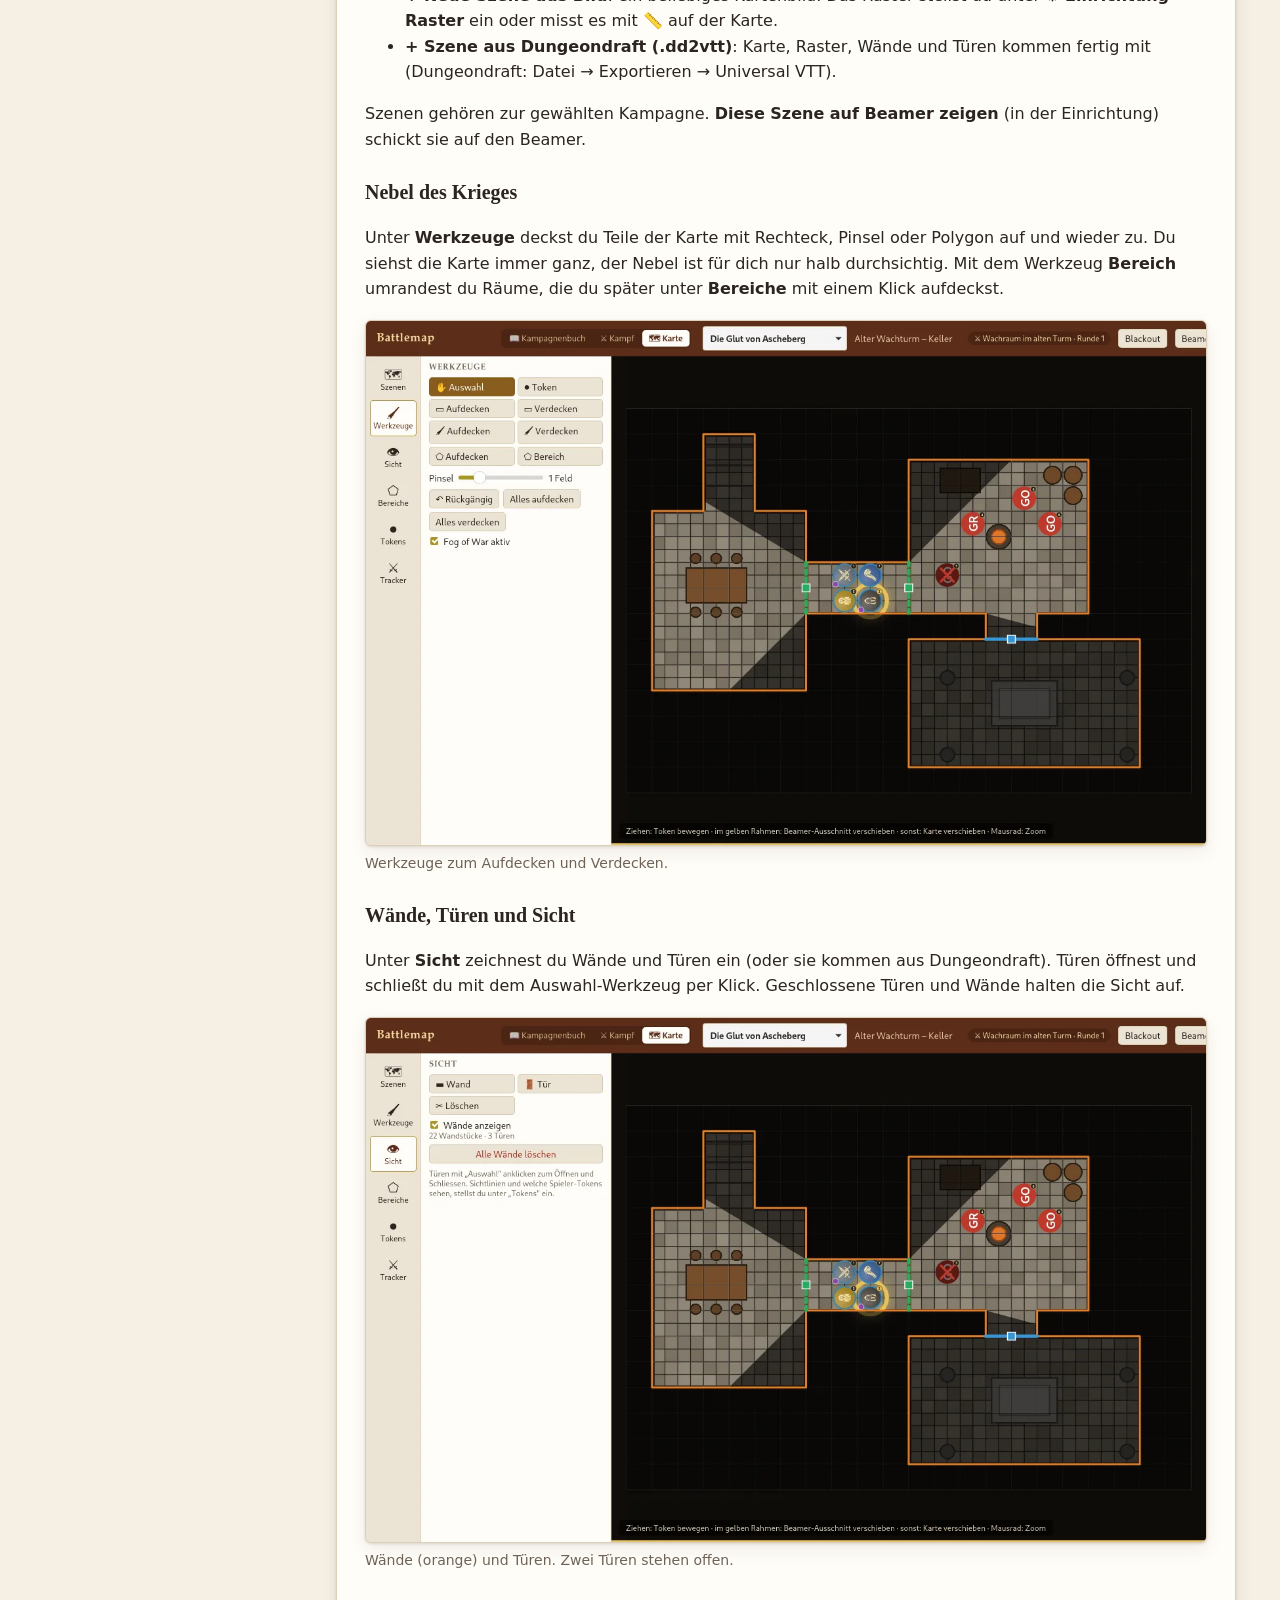
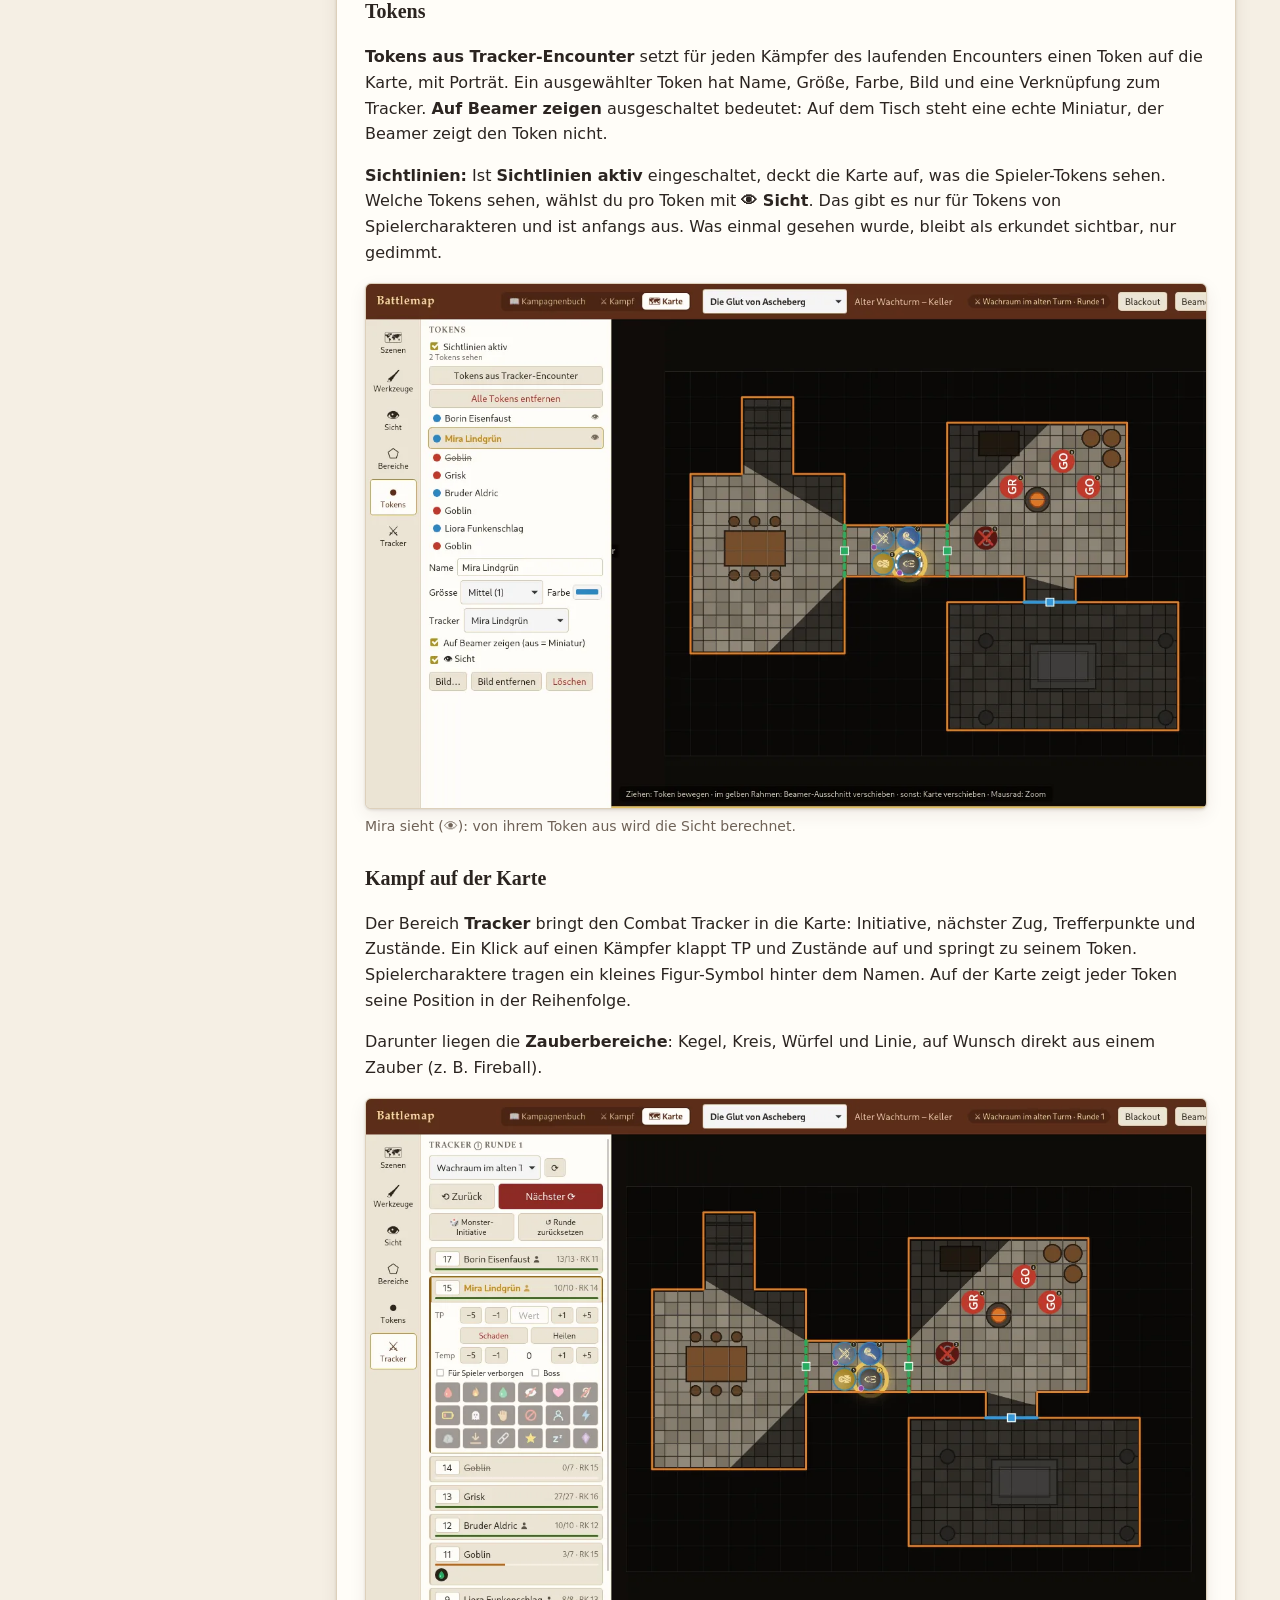
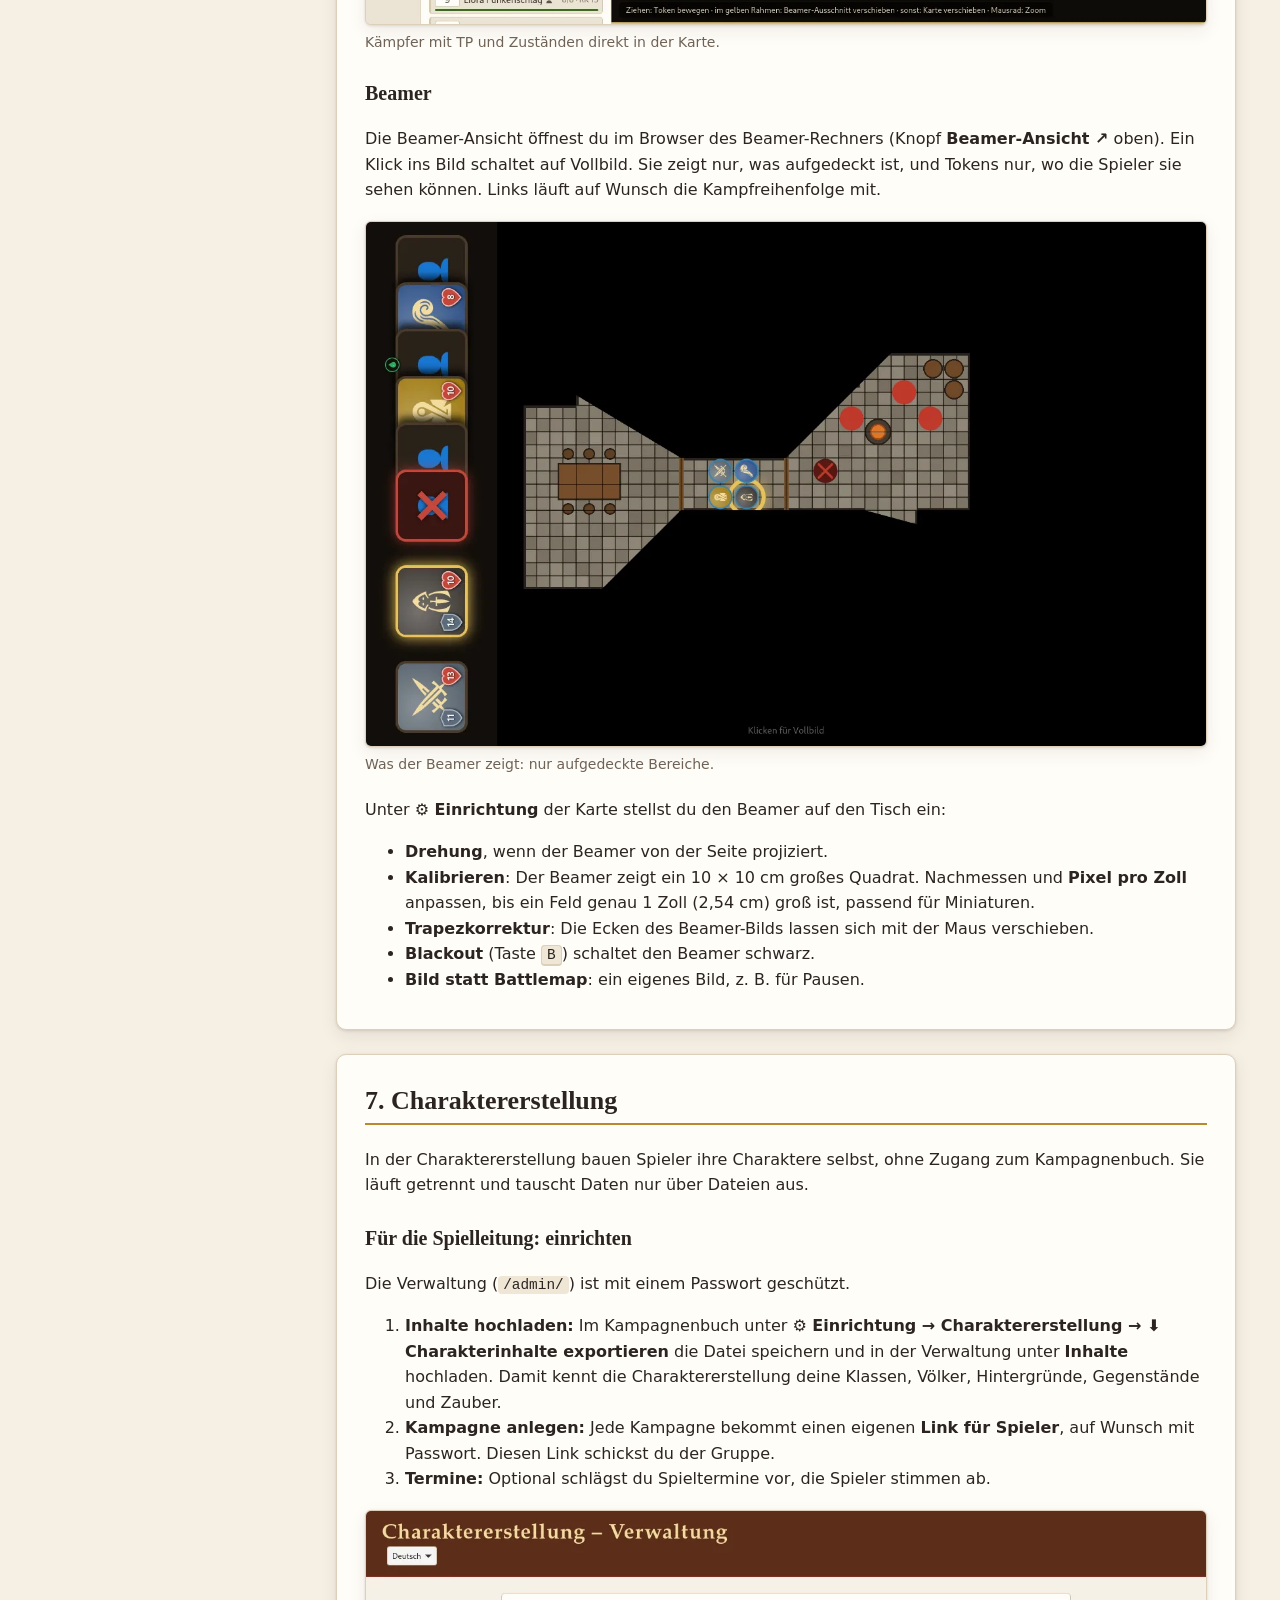
<file: dmtool/backend/app/handbuch_static/de/index.html>
<!doctype html>
<html lang="de">
<head>
  <meta charset="utf-8" />
  <meta name="viewport" content="width=device-width, initial-scale=1" />
  <title>Wyrmdesk Handbuch</title>
  <meta name="description" content="Anleitung für Wyrmdesk: Kampagnenbuch, Combat Tracker, Battlemap und Charaktererstellung für Pen-&amp;-Paper-Runden (5e)." />
  <link rel="stylesheet" href="../style.css" />
</head>
<body>
  <div class="top">
    <span class="brand">Wyrmdesk</span>
    <span class="sub">Handbuch</span>
    <span class="spacer"></span>
    <a id="back-to-app" href="../../" hidden>← Zurück zu Wyrmdesk</a>
    <a href="../en/" hreflang="en" lang="en">English</a>
  </div>

  <div class="layout">
    <nav class="toc" aria-label="Inhalt">
      <h2>Inhalt</h2>
      <ol>
        <li><a href="#ueberblick">1. Überblick</a></li>
        <li><a href="#installation">2. Installation</a></li>
        <li><a href="#erste-schritte">3. Erste Schritte</a></li>
        <li><a href="#kampagnenbuch">4. Kampagnenbuch</a>
          <ol>
            <li><a href="#kb-sessions">Sessions</a></li>
            <li><a href="#kb-eintraege">NPCs, Orte, Quests …</a></li>
            <li><a href="#kb-handouts">Handouts und Beamer</a></li>
            <li><a href="#kb-gruppe">Gruppe und Charakterblätter</a></li>
            <li><a href="#kb-bibliothek">Bibliothek</a></li>
            <li><a href="#kb-spieler">Ansicht für Spieler</a></li>
          </ol>
        </li>
        <li><a href="#tracker">5. Combat Tracker</a></li>
        <li><a href="#karte">6. Battlemap</a>
          <ol>
            <li><a href="#karte-szenen">Szenen</a></li>
            <li><a href="#karte-nebel">Nebel des Krieges</a></li>
            <li><a href="#karte-sicht">Wände, Türen, Sicht</a></li>
            <li><a href="#karte-tokens">Tokens</a></li>
            <li><a href="#karte-tracker">Kampf auf der Karte</a></li>
            <li><a href="#karte-beamer">Beamer</a></li>
          </ol>
        </li>
        <li><a href="#charaktererstellung">7. Charaktererstellung</a></li>
        <li><a href="#daten">8. Daten und Sicherung</a></li>
        <li><a href="#tipps">9. Tipps</a></li>
      </ol>
    </nav>

    <main>
      <header>
        <h1>Wyrmdesk Handbuch</h1>
        <p>Werkzeuge für die Spielleitung am Spieltisch: Kampagne vorbereiten, Kämpfe führen, Karten auf den Beamer bringen, und Spieler erstellen ihre Charaktere selbst.</p>
      </header>

      <!-- ===================================================================== -->
      <section class="chapter" id="ueberblick">
        <h2>1. Überblick</h2>
        <p>Wyrmdesk besteht aus vier Teilen, die zusammenarbeiten. Die ersten drei nutzt die Spielleitung, den vierten die Spieler.</p>
        <div class="cards">
          <div class="card"><b>📖 Kampagnenbuch</b><span>Sessions, NPCs, Orte, Quests, Handouts, Charakterblätter und die Regel-Bibliothek. Hier liegen alle Daten.</span></div>
          <div class="card"><b>⚔ Combat Tracker</b><span>Encounter, Initiative, Trefferpunkte und Zustände, mit einer Anzeige für die Spieler.</span></div>
          <div class="card"><b>🗺 Battlemap</b><span>Karten mit Nebel des Krieges, Wänden, Türen und Sichtlinien, für Bildschirm oder Beamer.</span></div>
          <div class="card"><b>🧙 Charaktererstellung</b><span>Spieler bauen ihre Charaktere Schritt für Schritt über einen persönlichen Link.</span></div>
        </div>
        <p>Kampagnenbuch, Combat Tracker und Battlemap teilen sich eine Datenbank. Ein Charakter, der im Tracker Schaden nimmt, hat diesen Schaden auch auf seinem Charakterblatt und auf der Karte. Oben in jeder Kopfzeile wechselst du mit <b>📖 Kampagnenbuch · ⚔ Kampf · 🗺 Karte</b> zwischen den drei Teilen. Die gewählte Kampagne ist in allen dreien dieselbe.</p>
        <p>Es gibt zwei Arten von Seiten:</p>
        <ul>
          <li><b>Seiten für die Spielleitung</b>: alles, was du vorbereitest und steuerst. Hier stehen auch Geheimnisse und Notizen.</li>
          <li><b>Anzeigen für die Spieler</b>: Beamer-Bild, Kampfreihenfolge, Handouts und Charakterblätter auf Handy oder Tablet. Sie zeigen nur, was die Spieler sehen sollen.</li>
        </ul>
        <p>Die Oberfläche gibt es auf Deutsch und Englisch. Die Sprache wählst du oben rechts in jeder Kopfzeile. Die Wahl gilt für den ganzen Browser.</p>
      </section>

      <!-- ===================================================================== -->
      <section class="chapter" id="installation">
        <h2>2. Installation</h2>
        <div class="placeholder">Dieser Abschnitt folgt. Hier wird beschrieben, wie du Wyrmdesk einrichtest und startest.</div>
      </section>

      <!-- ===================================================================== -->
      <section class="chapter" id="erste-schritte">
        <h2>3. Erste Schritte</h2>
        <h3>Eine Kampagne anlegen</h3>
        <p>Beim ersten Öffnen zeigt das Kampagnenbuch <b>+ Neue Kampagne</b>. Gib einen Namen ein und wähle, in welcher Welt die Kampagne spielt:</p>
        <ul>
          <li><b>Forgotten Realms</b>: mit dem Kalender von Harptos.</li>
          <li><b>Eigene Welt</b>: eigene Monate und Zeitrechnung.</li>
          <li><b>Ohne Kalender</b>: freie Datumsangaben.</li>
        </ul>
        <p>Weitere Kampagnen legst du später unter <b>⚙ Einrichtung → Kampagne → + Neue Kampagne…</b> an. Oben in der Kopfzeile wechselst du zwischen ihnen.</p>

        <h3>Die Bibliothek füllen</h3>
        <p>Klassen, Völker, Hintergründe, Zauber, Monster und Gegenstände kommen aus der <b>Bibliothek</b> (Menüpunkte unten links im Kampagnenbuch). Sie gilt für alle Kampagnen. Auf jeder dieser Seiten lassen sich die frei verfügbaren Regelinhalte (SRD) mit einem Klick von Open5e importieren. Danach kannst du Einträge ergänzen oder eigene anlegen. Mehr dazu unter <a href="#kb-bibliothek">Bibliothek</a>.</p>

        <h3>Der typische Ablauf</h3>
        <ol>
          <li>Kampagne anlegen und die Bibliothek füllen.</li>
          <li>Spieler erstellen ihre Charaktere in der <a href="#charaktererstellung">Charaktererstellung</a>, du übernimmst sie ins Kampagnenbuch.</li>
          <li>Sessions vorbereiten: NPCs, Orte, Quests und Encounter anlegen.</li>
          <li>Am Spielabend: Handouts und Karte auf den Beamer, Kämpfe im Tracker oder auf der Karte führen.</li>
          <li>Nach dem Spiel: Rückblick schreiben, Einträge den Spielern freigeben.</li>
        </ol>
      </section>

      <!-- ===================================================================== -->
      <section class="chapter" id="kampagnenbuch">
        <h2>4. Kampagnenbuch</h2>
        <p>Das Kampagnenbuch ist der Kern von Wyrmdesk. Links steht die Leiste mit den Bereichen (Sessions, Journal, Zeitleiste, Gruppe, NPCs, Orte …), daneben die Liste des gewählten Bereichs und rechts die Seite des gewählten Eintrags. Die Startseite zeigt die nächste und die letzte Session, offene Quests und zuletzt geänderte Einträge.</p>
        <figure>
          <a href="img/kb-home.webp"><img src="img/kb-home.webp" alt="Startseite des Kampagnenbuchs mit nächster Session, letzter Session, offenen Quests und zuletzt geänderten Einträgen" loading="lazy" /></a>
          <figcaption>Die Startseite einer Kampagne.</figcaption>
        </figure>

        <h3 id="kb-sessions">Sessions</h3>
        <p>Eine Session hat drei Teile, oben als Reiter:</p>
        <ul>
          <li><b>Vorbereitung</b>: deine Notizen für den Abend. Hier verknüpfst du auch die <b>Encounter</b> aus dem Combat Tracker. Ein Klick auf <b>▶ Anzeigen</b> schickt einen Encounter auf die Kampfanzeige.</li>
          <li><b>Am Spieltisch</b>: kurze Notizen während des Spiels. Aus einer Notiz wird mit einem Klick ein neuer NPC oder Eintrag.</li>
          <li><b>Rückblick</b>: was passiert ist, für dich und die Spieler.</li>
        </ul>
        <p>Der Status wechselt von <i>geplant</i> zu <i>gespielt</i>. Gespielte Sessions erscheinen im <b>Journal</b>, Ereignisse in der <b>Zeitleiste</b>. Unter <b>Beteiligt</b> sammelt die Seite alle Einträge, auf die die Session verweist.</p>
        <figure>
          <a href="img/kb-session.webp"><img src="img/kb-session.webp" alt="Geplante Session mit Vorbereitung, verknüpften Encountern und beteiligten Einträgen" loading="lazy" /></a>
          <figcaption>Eine geplante Session mit Vorbereitung und zwei Encountern.</figcaption>
        </figure>

        <h3 id="kb-eintraege">NPCs, Orte, Quests, Fraktionen, Gegenstände</h3>
        <p>Jeder Eintrag hat ein Bild, eine Kurzbeschreibung, einen Text und <b>Geheimnisse (nur DM)</b>. Je nach Art kommen passende Felder dazu: ein NPC hat Rolle, Haltung, Status und Aufenthaltsort, ein Ort eine Art (Dorf, Taverne, Ruine …) und liegt in einem anderen Ort, eine Quest hat einen Auftraggeber und einen Status.</p>
        <figure>
          <a href="img/kb-npc.webp"><img src="img/kb-npc.webp" alt="NPC-Seite mit Rolle, Haltung, Aufenthaltsort und Verweisen" loading="lazy" /></a>
          <figcaption>Ein NPC mit Rolle, Haltung und Aufenthaltsort.</figcaption>
        </figure>
        <p><b>Verweise:</b> Schreibst du im Text <code>[[</code>, schlägt das Kampagnenbuch Einträge vor. So wird aus <code>[[Mara Kesselbrand]]</code> ein Link. Jede Seite zeigt unten unter <b>Erwähnt in</b>, wo sie verlinkt ist.</p>
        <p><b>Den Spielern bekannt:</b> Neue Einträge sind zunächst geheim. Mit dem Schalter <b>Den Spielern bekannt</b> gibst du sie frei, sobald die Gruppe davon erfahren hat.</p>
        <figure>
          <a href="img/kb-places.webp"><img src="img/kb-places.webp" alt="Ortsliste als Baum mit Dorf, Taverne und Ruine" loading="lazy" /></a>
          <figcaption>Orte bilden einen Baum: die Taverne liegt im Dorf.</figcaption>
        </figure>
        <figure>
          <a href="img/kb-quest.webp"><img src="img/kb-quest.webp" alt="Quest mit Auftraggeber, Status und Hintergrund nur für die Spielleitung" loading="lazy" /></a>
          <figcaption>Eine offene Quest. Der Hintergrund ist nur für dich sichtbar.</figcaption>
        </figure>

        <h3 id="kb-handouts">Handouts und Beamer</h3>
        <p>Ein Handout ist ein Bild oder Text für die Spieler, etwa ein Brief oder eine Karte. Mit <b>📽 Auf Beamer zeigen</b> erscheint es auf der Beamer-Ansicht, mit <b>Text mitzeigen</b> auch sein Text. Jedes Bild eines Eintrags lässt sich so zeigen. Gezeigte Einträge gelten danach als den Spielern bekannt.</p>
        <figure>
          <a href="img/kb-handout.webp"><img src="img/kb-handout.webp" alt="Handout mit Text für die Spieler und dem Knopf Auf Beamer zeigen" loading="lazy" /></a>
          <figcaption>Ein Handout, bereit für den Beamer.</figcaption>
        </figure>

        <h3 id="kb-gruppe">Gruppe und Charakterblätter</h3>
        <p>Unter <b>Gruppe</b> stehen die Spielercharaktere mit vollem Charakterblatt. Das Blatt rechnet Rüstungsklasse, Angriffe, Rettungswürfe, Fertigkeiten und Bewegung nach den Regeln aus. Ausrüstung legst du im Inventar mit dem Punkt links an, Zauber kommen aus der Bibliothek. <b>⬆ Stufenaufstieg</b> führt Schritt für Schritt durch die nächste Stufe.</p>
        <p>Trefferpunkte gehören zum Charakter. Ob sie im Tracker, auf der Karte oder auf dem Blatt geändert werden: überall steht derselbe Wert.</p>
        <figure>
          <a href="img/kb-pc.webp"><img src="img/kb-pc.webp" alt="Charakterblatt einer Magierin mit Attributen, Fertigkeiten, Trefferpunkten und Zaubern" loading="lazy" /></a>
          <figcaption>Das Charakterblatt im Kampagnenbuch.</figcaption>
        </figure>

        <h3 id="kb-bibliothek">Bibliothek</h3>
        <p>Die Bibliothek umfasst <b>Bestiarium, Items, Zauber, Klassen, Unterklassen, Völker, Hintergründe</b> und <b>Talente</b>. Sie gilt für alle Kampagnen. Jede Seite kann:</p>
        <ul>
          <li>die frei verfügbaren SRD-Inhalte von Open5e importieren (einzeln über die Suche oder alle auf einmal),</li>
          <li>eigene Einträge anlegen und bestehende bearbeiten,</li>
          <li>filtern und suchen.</li>
        </ul>
        <p>Monster aus dem Bestiarium nimmst du direkt in Encounter auf, Zauber und Gegenstände erscheinen auf den Charakterblättern.</p>
        <figure>
          <a href="img/kb-bestiary.webp"><img src="img/kb-bestiary.webp" alt="Bestiarium mit Open5e-Suche, Filtern und einer Liste von Goblins" loading="lazy" /></a>
          <figcaption>Das Bestiarium, gefiltert nach „Goblin“.</figcaption>
        </figure>

        <h3 id="kb-spieler">Ansicht für Spieler</h3>
        <p>Spieler öffnen die Spielerseite auf Handy, Tablet oder Laptop, wählen oben ihren Charakter und sehen das volle Charakterblatt. Trefferpunkte, verbrauchte Zauberplätze, Munition und Rasten ändern sie direkt. <b>⚔ Kampfreihenfolge</b> blendet die Initiative-Leiste ein. Die Adresse der Spielerseite steht im Combat Tracker unter <b>Anzeige</b>.</p>
        <figure>
          <a href="img/pub-player.webp"><img src="img/pub-player.webp" alt="Spielerseite mit Charakterauswahl und Charakterblatt" loading="lazy" /></a>
          <figcaption>Die Spielerseite mit dem Blatt von Liora.</figcaption>
        </figure>
      </section>

      <!-- ===================================================================== -->
      <section class="chapter" id="tracker">
        <h2>5. Combat Tracker</h2>
        <p>Der Combat Tracker führt durch Kämpfe. Links stehen die Encounter der Kampagne, rechts der gewählte Encounter mit allen Kämpfern in Initiative-Reihenfolge.</p>
        <figure>
          <a href="img/tracker.webp"><img src="img/tracker.webp" alt="Combat Tracker mit Encounter-Liste, Rundenanzeige und Kämpfern nach Initiative" loading="lazy" /></a>
          <figcaption>Ein laufender Kampf in Runde 1.</figcaption>
        </figure>
        <h3>Encounter vorbereiten</h3>
        <ol>
          <li><b>+ Neuer Encounter</b> legt einen Encounter an. Die Gruppe ist automatisch dabei.</li>
          <li>Unter <b>Kombattant hinzufügen</b> nimmst du Monster aus dem Bestiarium auf.</li>
          <li>Die Schwierigkeit (leicht bis tödlich) rechnet der Tracker aus Erfahrungspunkten und Gruppengröße live aus.</li>
        </ol>
        <h3>Den Kampf führen</h3>
        <ul>
          <li>Initiative eintragen oder mit <b>🎲 Init aller Monster</b> für alle Monster würfeln.</li>
          <li><b>Nächster Zug ⟳</b> und <b>⟲ Zurück</b> wechseln den aktiven Kämpfer, die Runde zählt mit.</li>
          <li>Mit <b>−5 −1 +1 +5</b> änderst du Trefferpunkte und temporäre TP. Bei 0 TP gilt ein Kämpfer als besiegt.</li>
          <li><b>Status ▾</b> setzt Zustände wie Vergiftet, Liegend oder Konzentration.</li>
          <li><b>📖 Stats</b> klappt den Wertekasten des Monsters auf.</li>
          <li><b>Für Spieler verborgen</b> hält ein Monster von Anzeige und Beamer fern, bis du es aufdeckst.</li>
        </ul>
        <h3>Anzeige für die Spieler</h3>
        <p>Im Reiter <b>Anzeige</b> wählst du, welcher Encounter auf der Spieleranzeige läuft, und findest ihre Adresse. Die Anzeige zeigt die Reihenfolge mit Porträts und markiert, wer am Zug ist.</p>
        <figure>
          <a href="img/tracker-display.webp"><img src="img/tracker-display.webp" alt="Kampfreihenfolge für die Spieler mit Porträts" loading="lazy" /></a>
          <figcaption>Die Kampfreihenfolge, wie die Spieler sie sehen.</figcaption>
        </figure>
        <div class="note">Für ein Stream Deck oder andere Fernbedienungen nennt der Reiter <b>Anzeige</b> Adressen für „Nächster Zug“, „Zurück“ und „Initiative würfeln“.</div>
      </section>

      <!-- ===================================================================== -->
      <section class="chapter" id="karte">
        <h2>6. Battlemap</h2>
        <p>Die Battlemap zeigt Karten auf deinem Bildschirm und auf dem Beamer. Links stehen die Bereiche Szenen, Werkzeuge, Sicht, Bereiche, Tokens und Tracker. Ein Klick öffnet den Bereich, ein zweiter schließt ihn. Der gelbe Rahmen zeigt, welcher Ausschnitt gerade auf dem Beamer ist.</p>

        <h3 id="karte-szenen">Szenen</h3>
        <p>Eine Szene ist eine Karte. Du legst sie an mit</p>
        <ul>
          <li><b>+ Neue Szene aus Bild</b>: ein beliebiges Kartenbild. Das Raster stellst du unter <b>⚙ Einrichtung → Raster</b> ein oder misst es mit 📏 auf der Karte.</li>
          <li><b>+ Szene aus Dungeondraft (.dd2vtt)</b>: Karte, Raster, Wände und Türen kommen fertig mit (Dungeondraft: Datei → Exportieren → Universal VTT).</li>
        </ul>
        <p>Szenen gehören zur gewählten Kampagne. <b>Diese Szene auf Beamer zeigen</b> (in der Einrichtung) schickt sie auf den Beamer.</p>

        <h3 id="karte-nebel">Nebel des Krieges</h3>
        <p>Unter <b>Werkzeuge</b> deckst du Teile der Karte mit Rechteck, Pinsel oder Polygon auf und wieder zu. Du siehst die Karte immer ganz, der Nebel ist für dich nur halb durchsichtig. Mit dem Werkzeug <b>Bereich</b> umrandest du Räume, die du später unter <b>Bereiche</b> mit einem Klick aufdeckst.</p>
        <figure>
          <a href="img/map-tools.webp"><img src="img/map-tools.webp" alt="Werkzeuge der Battlemap zum Aufdecken und Verdecken" loading="lazy" /></a>
          <figcaption>Werkzeuge zum Aufdecken und Verdecken.</figcaption>
        </figure>

        <h3 id="karte-sicht">Wände, Türen und Sicht</h3>
        <p>Unter <b>Sicht</b> zeichnest du Wände und Türen ein (oder sie kommen aus Dungeondraft). Türen öffnest und schließt du mit dem Auswahl-Werkzeug per Klick. Geschlossene Türen und Wände halten die Sicht auf.</p>
        <figure>
          <a href="img/map-sight.webp"><img src="img/map-sight.webp" alt="Karte mit eingeblendeten Wänden in Orange und Türen" loading="lazy" /></a>
          <figcaption>Wände (orange) und Türen. Zwei Türen stehen offen.</figcaption>
        </figure>

        <h3 id="karte-tokens">Tokens</h3>
        <p><b>Tokens aus Tracker-Encounter</b> setzt für jeden Kämpfer des laufenden Encounters einen Token auf die Karte, mit Porträt. Ein ausgewählter Token hat Name, Größe, Farbe, Bild und eine Verknüpfung zum Tracker. <b>Auf Beamer zeigen</b> ausgeschaltet bedeutet: Auf dem Tisch steht eine echte Miniatur, der Beamer zeigt den Token nicht.</p>
        <p><b>Sichtlinien:</b> Ist <b>Sichtlinien aktiv</b> eingeschaltet, deckt die Karte auf, was die Spieler-Tokens sehen. Welche Tokens sehen, wählst du pro Token mit <b>👁 Sicht</b>. Das gibt es nur für Tokens von Spielercharakteren und ist anfangs aus. Was einmal gesehen wurde, bleibt als erkundet sichtbar, nur gedimmt.</p>
        <figure>
          <a href="img/map-tokens.webp"><img src="img/map-tokens.webp" alt="Tokens-Bereich mit Sichtlinien, Tokenliste und Editor mit dem Häkchen Sicht" loading="lazy" /></a>
          <figcaption>Mira sieht (👁): von ihrem Token aus wird die Sicht berechnet.</figcaption>
        </figure>

        <h3 id="karte-tracker">Kampf auf der Karte</h3>
        <p>Der Bereich <b>Tracker</b> bringt den Combat Tracker in die Karte: Initiative, nächster Zug, Trefferpunkte und Zustände. Ein Klick auf einen Kämpfer klappt TP und Zustände auf und springt zu seinem Token. Spielercharaktere tragen ein kleines Figur-Symbol hinter dem Namen. Auf der Karte zeigt jeder Token seine Position in der Reihenfolge.</p>
        <p>Darunter liegen die <b>Zauberbereiche</b>: Kegel, Kreis, Würfel und Linie, auf Wunsch direkt aus einem Zauber (z. B. Fireball).</p>
        <figure>
          <a href="img/map-tracker.webp"><img src="img/map-tracker.webp" alt="Tracker in der Battlemap mit aufgeklapptem Kämpfer, Trefferpunkten und Zuständen" loading="lazy" /></a>
          <figcaption>Kämpfer mit TP und Zuständen direkt in der Karte.</figcaption>
        </figure>

        <h3 id="karte-beamer">Beamer</h3>
        <p>Die Beamer-Ansicht öffnest du im Browser des Beamer-Rechners (Knopf <b>Beamer-Ansicht ↗</b> oben). Ein Klick ins Bild schaltet auf Vollbild. Sie zeigt nur, was aufgedeckt ist, und Tokens nur, wo die Spieler sie sehen können. Links läuft auf Wunsch die Kampfreihenfolge mit.</p>
        <figure>
          <a href="img/beamer.webp"><img src="img/beamer.webp" alt="Beamer-Ansicht mit aufgedeckten Räumen, Tokens und Kampfreihenfolge am linken Rand" loading="lazy" /></a>
          <figcaption>Was der Beamer zeigt: nur aufgedeckte Bereiche.</figcaption>
        </figure>
        <p>Unter <b>⚙ Einrichtung</b> der Karte stellst du den Beamer auf den Tisch ein:</p>
        <ul>
          <li><b>Drehung</b>, wenn der Beamer von der Seite projiziert.</li>
          <li><b>Kalibrieren</b>: Der Beamer zeigt ein 10 × 10 cm großes Quadrat. Nachmessen und <b>Pixel pro Zoll</b> anpassen, bis ein Feld genau 1 Zoll (2,54 cm) groß ist, passend für Miniaturen.</li>
          <li><b>Trapezkorrektur</b>: Die Ecken des Beamer-Bilds lassen sich mit der Maus verschieben.</li>
          <li><b>Blackout</b> (Taste <kbd>B</kbd>) schaltet den Beamer schwarz.</li>
          <li><b>Bild statt Battlemap</b>: ein eigenes Bild, z. B. für Pausen.</li>
        </ul>
      </section>

      <!-- ===================================================================== -->
      <section class="chapter" id="charaktererstellung">
        <h2>7. Charaktererstellung</h2>
        <p>In der Charaktererstellung bauen Spieler ihre Charaktere selbst, ohne Zugang zum Kampagnenbuch. Sie läuft getrennt und tauscht Daten nur über Dateien aus.</p>

        <h3>Für die Spielleitung: einrichten</h3>
        <p>Die Verwaltung (<code>/admin/</code>) ist mit einem Passwort geschützt.</p>
        <ol>
          <li><b>Inhalte hochladen:</b> Im Kampagnenbuch unter <b>⚙ Einrichtung → Charaktererstellung → ⬇ Charakterinhalte exportieren</b> die Datei speichern und in der Verwaltung unter <b>Inhalte</b> hochladen. Damit kennt die Charaktererstellung deine Klassen, Völker, Hintergründe, Gegenstände und Zauber.</li>
          <li><b>Kampagne anlegen:</b> Jede Kampagne bekommt einen eigenen <b>Link für Spieler</b>, auf Wunsch mit Passwort. Diesen Link schickst du der Gruppe.</li>
          <li><b>Termine:</b> Optional schlägst du Spieltermine vor, die Spieler stimmen ab.</li>
        </ol>
        <figure>
          <a href="img/cc-admin.webp"><img src="img/cc-admin.webp" alt="Verwaltung der Charaktererstellung mit Kampagnen, Spieler-Links, Inhalten und Terminen" loading="lazy" /></a>
          <figcaption>Die Verwaltung: Kampagnen mit Spieler-Links, Inhalte und Termine.</figcaption>
        </figure>

        <h3>Für Spieler: einen Charakter erstellen</h3>
        <p>Über den Link sehen Spieler die Charaktere ihrer Kampagne. Name des Charakters und eigener Name eintragen, dann <b>+ Neuen Charakter anlegen</b>.</p>
        <figure>
          <a href="img/cc-list.webp"><img src="img/cc-list.webp" alt="Charakterliste einer Kampagne für Spieler" loading="lazy" /></a>
          <figcaption>Die Charaktere einer Kampagne.</figcaption>
        </figure>
        <p>Ein Assistent führt durch alle Schritte: <b>Volk, Klasse, Hintergrund, Talente, Attribute, Fertigkeiten, Sprachen, Zauber, Ausrüstung</b>. Was Volk, Klasse und Hintergrund vorgeben, ist schon eingetragen. Unten steht jeweils, was noch fehlt. <b>Weiter</b> geht erst, wenn der Schritt vollständig ist.</p>
        <figure>
          <a href="img/cc-wizard-species.webp"><img src="img/cc-wizard-species.webp" alt="Assistent, Schritt Volk, mit Auswahl der Varianten des Elfen" loading="lazy" /></a>
          <figcaption>Schritt 1: das Volk und seine Variante.</figcaption>
        </figure>
        <figure>
          <a href="img/cc-wizard-class.webp"><img src="img/cc-wizard-class.webp" alt="Assistent, Schritt Klasse, mit Trefferwürfel und Rettungswürfen jeder Klasse" loading="lazy" /></a>
          <figcaption>Schritt 2: die Klasse, mit ihren Merkmalen.</figcaption>
        </figure>
        <p>Am Ende steht das fertige Charakterblatt. Spieler können es jederzeit wieder öffnen, bearbeiten, ein Porträt hochladen und später mit <b>⬆ Stufenaufstieg</b> aufsteigen. Mit <b>✓ Als fertig melden</b> ist der Charakter bereit für die Übernahme.</p>
        <figure>
          <a href="img/cc-sheet.webp"><img src="img/cc-sheet.webp" alt="Fertiges Charakterblatt in der Charaktererstellung" loading="lazy" /></a>
          <figcaption>Das fertige Charakterblatt.</figcaption>
        </figure>

        <h3>Charaktere ins Kampagnenbuch übernehmen</h3>
        <ol>
          <li>In der Verwaltung <b>Fertige Charaktere exportieren</b>.</li>
          <li>Im Kampagnenbuch unter <b>⚙ Einrichtung → Charaktererstellung → ⬆ Charaktere importieren</b> die Datei wählen.</li>
        </ol>
        <p>Die Charaktere erscheinen unter <b>Gruppe</b>, mit Startausrüstung und Porträt. Gibt es einen Namen schon, fragt der Import nach: überspringen, Charakterblatt ersetzen oder als Kopie anlegen.</p>
      </section>

      <!-- ===================================================================== -->
      <section class="chapter" id="daten">
        <h2>8. Daten und Sicherung</h2>
        <p>Unter <b>⚙ Einrichtung → Datensicherung</b> im Kampagnenbuch:</p>
        <ul>
          <li><b>⬇ Sicherung herunterladen</b>: Datenbank und alle Bilder (Uploads, Karten, Tokens, Beamer-Bilder) als eine ZIP-Datei.</li>
          <li><b>⬆ Sicherung wiederherstellen</b>: ersetzt alle Daten durch den Stand der Sicherung.</li>
        </ul>
        <p>Zusätzlich legt Wyrmdesk regelmäßig automatische Sicherungen an. Combat Tracker und Battlemap gehören zur selben Datenbank und sind darin enthalten.</p>
        <figure>
          <a href="img/kb-setup.webp"><img src="img/kb-setup.webp" alt="Einrichtung des Kampagnenbuchs mit den Abschnitten Kampagne, Vorlagen, Charaktererstellung und Datensicherung" loading="lazy" /></a>
          <figcaption>Die Einrichtung des Kampagnenbuchs.</figcaption>
        </figure>
        <h3>Vorlagen</h3>
        <p><b>⚙ Einrichtung → Vorlagen → Kampagne als Vorlage sichern…</b> legt einen Schnappschuss der Kampagne an, mit Einträgen, Sessions, Encountern und Karten. Daraus startest du dieselbe Kampagne beliebig oft mit einer neuen Gruppe, auf Wunsch mit zurückgesetztem Spielstand.</p>
        <p><b>⇩ Als Datei</b> bei einer Vorlage speichert sie als ZIP-Datei, mit allen Bildern, Karten und Dokumenten darin. Standardmässig ohne Spielercharaktere (und damit ohne die Namen der Spielerinnen und Spieler) und mit zurückgesetztem Spielstand, so lässt sie sich weitergeben. <b>⇧ Vorlage aus Datei…</b> liest so eine Datei in einem anderen Kampagnenbuch wieder ein, etwa eine Kampagne von <a href="https://www.wyrmdesk.ch/de/kampagnen">wyrmdesk.ch</a>; daraus startest du sie wie jede andere Vorlage. Gib nur eigene oder frei verwendbare Inhalte weiter, keine Texte und Bilder aus gekauften Büchern oder von D&amp;D Beyond.</p>
        <div class="note warn">Kampagnenbuch, Combat Tracker und Battlemap haben keine Anmeldung. Wer die Adresse kennt, kann alles sehen und ändern. Sie gehören deshalb nur ins eigene Netz oder hinter einen geschützten Zugang.</div>
      </section>

      <!-- ===================================================================== -->
      <section class="chapter" id="tipps">
        <h2>9. Tipps</h2>
        <table>
          <tr><th>Wo</th><th>Taste</th><th>Wirkung</th></tr>
          <tr><td>Battlemap</td><td><kbd>B</kbd></td><td>Beamer schwarz schalten</td></tr>
          <tr><td>Battlemap</td><td><kbd>N</kbd> / <kbd>Shift</kbd>+<kbd>N</kbd></td><td>Nächster / vorheriger Zug</td></tr>
          <tr><td>Battlemap</td><td><kbd>V</kbd> <kbd>T</kbd> <kbd>R</kbd> <kbd>P</kbd> <kbd>W</kbd> <kbd>D</kbd></td><td>Auswahl, Token, Rechteck, Pinsel, Wand, Tür</td></tr>
          <tr><td>Battlemap</td><td><kbd>Strg</kbd>+<kbd>Z</kbd></td><td>Nebel: letzten Schritt zurück</td></tr>
          <tr><td>Beamer</td><td><kbd>F11</kbd> / Klick</td><td>Vollbild</td></tr>
          <tr><td>Kampagnenbuch</td><td><code>[[</code></td><td>Verweis auf einen Eintrag einfügen</td></tr>
        </table>
        <ul>
          <li>Unterstrichene Begriffe auf dem Charakterblatt zeigen beim Antippen eine Erklärung.</li>
          <li>Die Suche oben im Kampagnenbuch findet Einträge, Sessions und Texte der ganzen Kampagne.</li>
          <li>Die Sprache gilt pro Browser. Beamer und Spieleranzeigen folgen dem Browser, in dem sie laufen.</li>
        </ul>
      </section>

      <footer>Wyrmdesk · Die Bilder zeigen eine erfundene Beispielkampagne. Regelinhalte aus dem System Reference Document (SRD), Icons von game-icons.net (CC BY 3.0).</footer>
    </main>
  </div>
  <script>
    // Opened from the app ("?" in its header, ?zurueck=<part>): the way back to that part, and the
    // language switch keeps it. On the website there is no such parameter and the link stays hidden.
    (() => {
      const part = new URLSearchParams(location.search).get("zurueck");
      const parts = { start: "", "tracker/": "tracker/", "map/": "map/" };
      if (!Object.prototype.hasOwnProperty.call(parts, part)) return;
      const back = document.getElementById("back-to-app");
      back.href = "../../" + parts[part];
      back.hidden = false;
      const other = document.querySelector('.top a[hreflang]');
      if (other) other.href += "?zurueck=" + encodeURIComponent(part);
    })();
  </script>
</body>
</html>
</file>
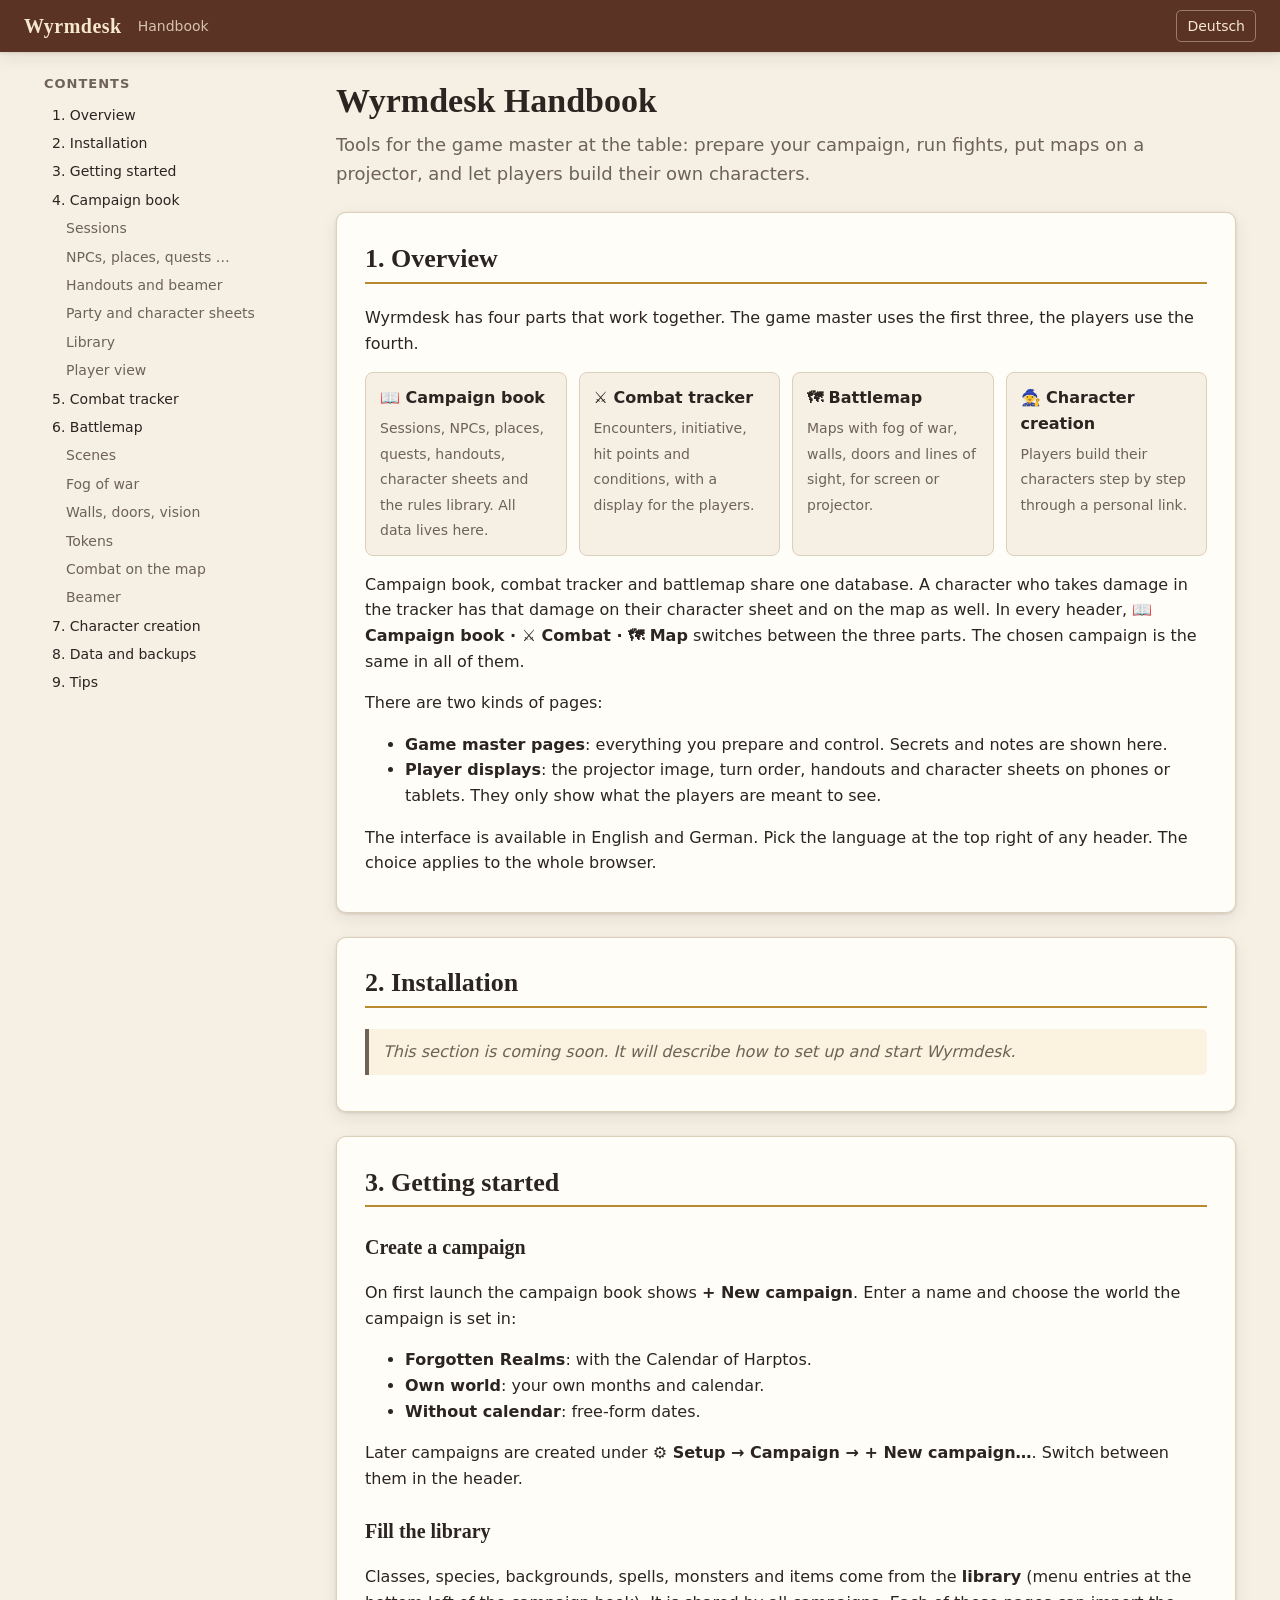
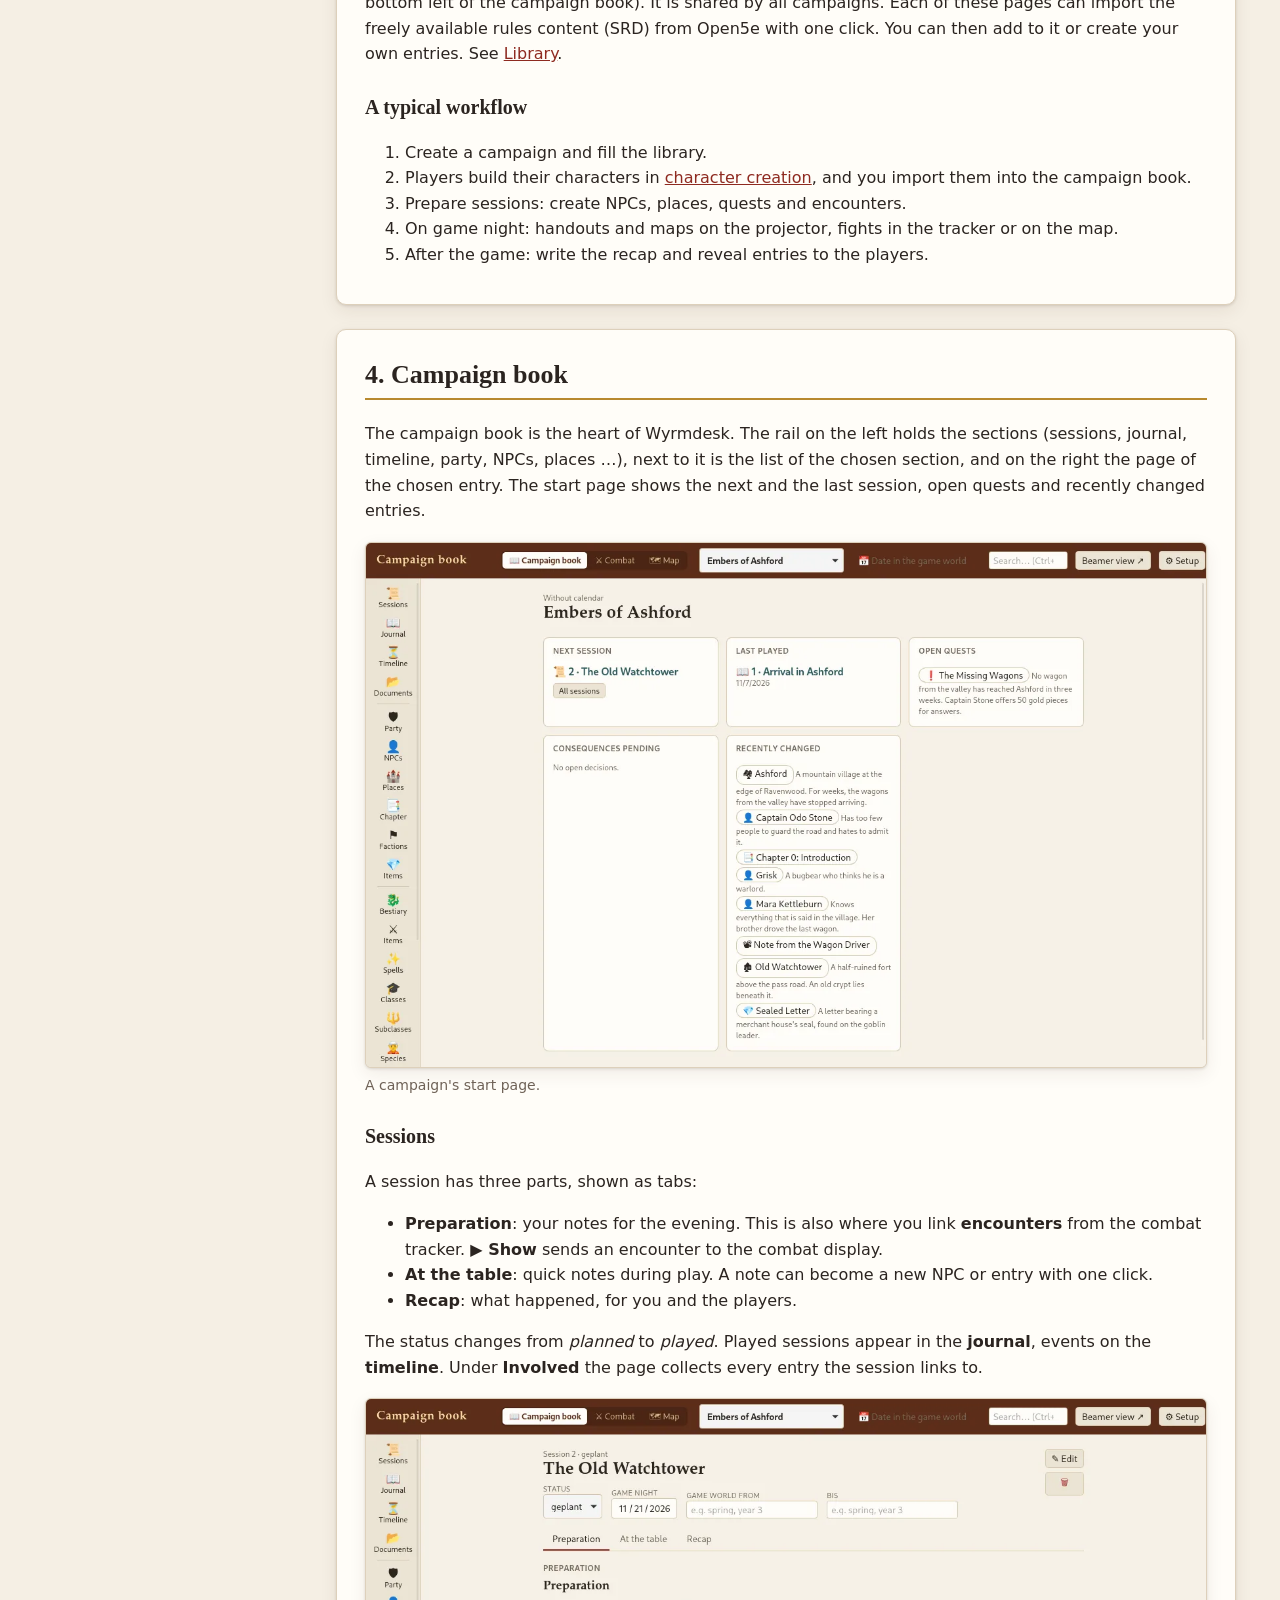
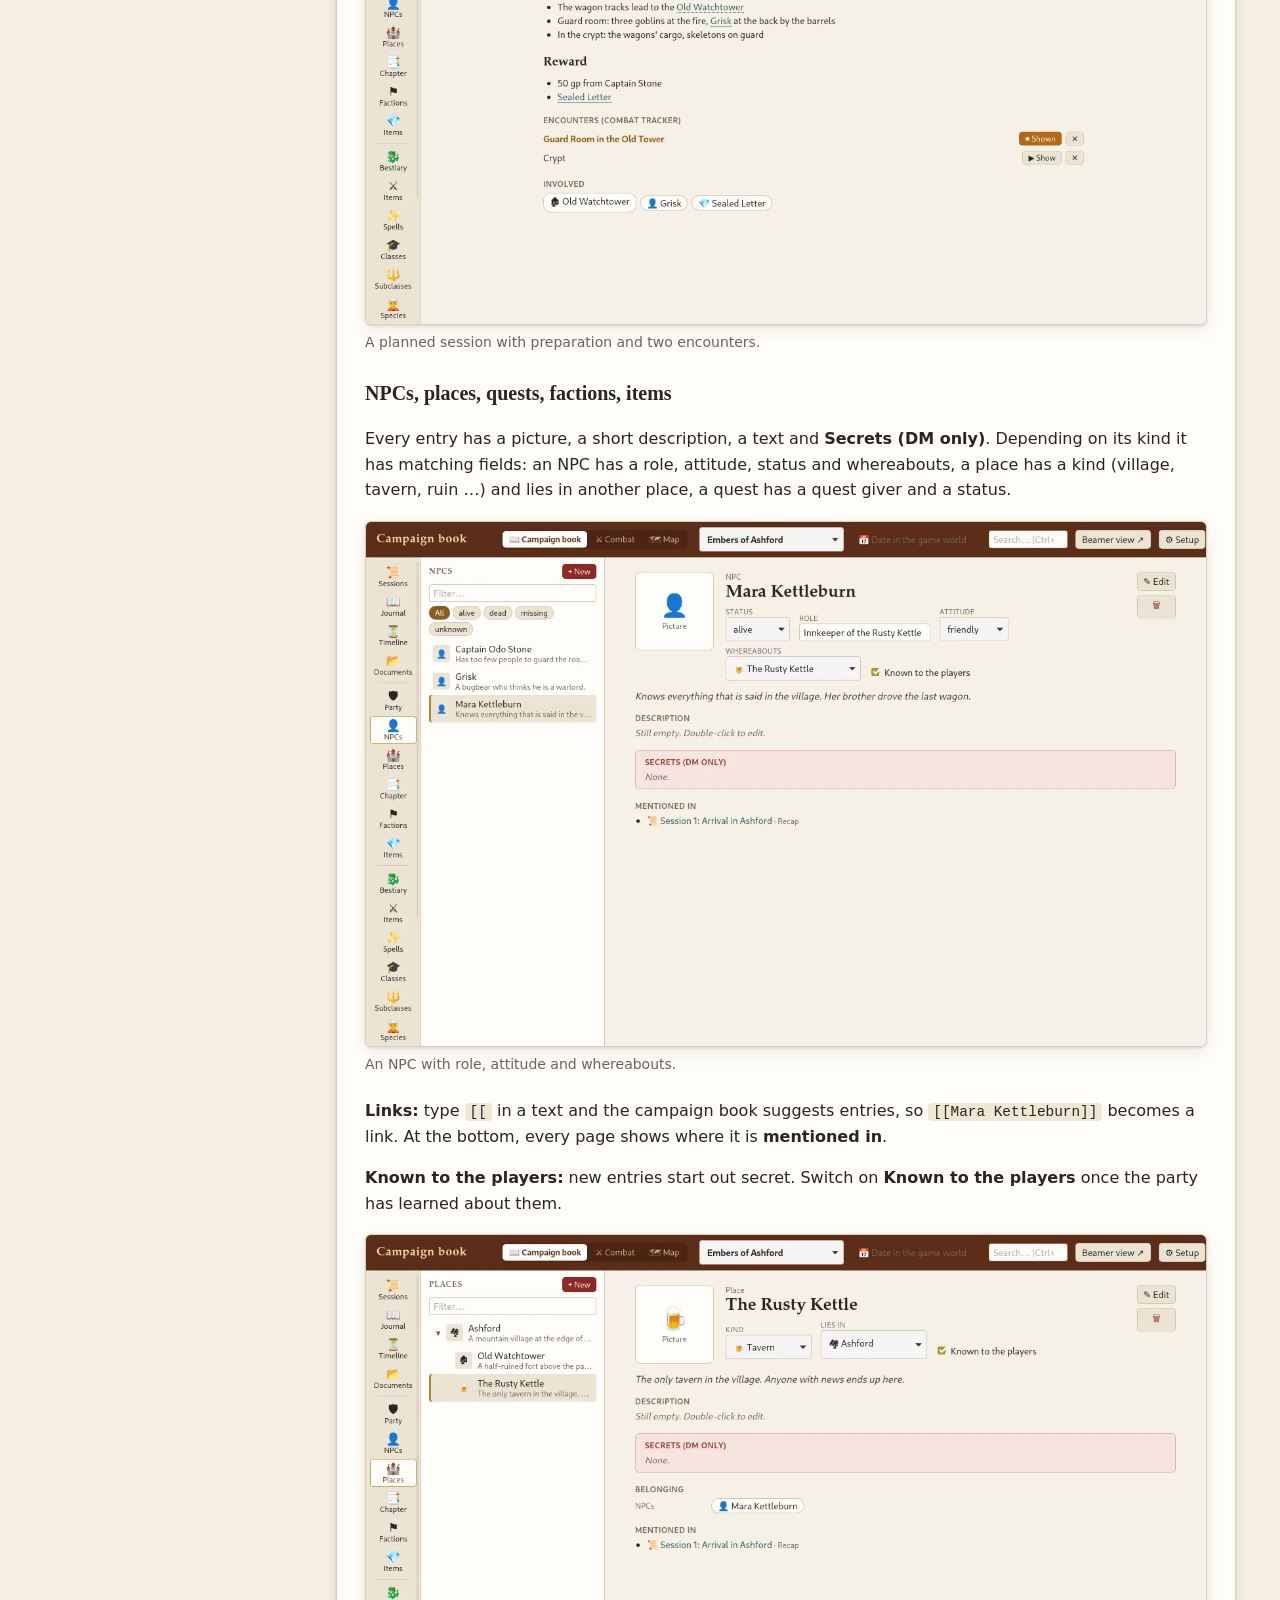
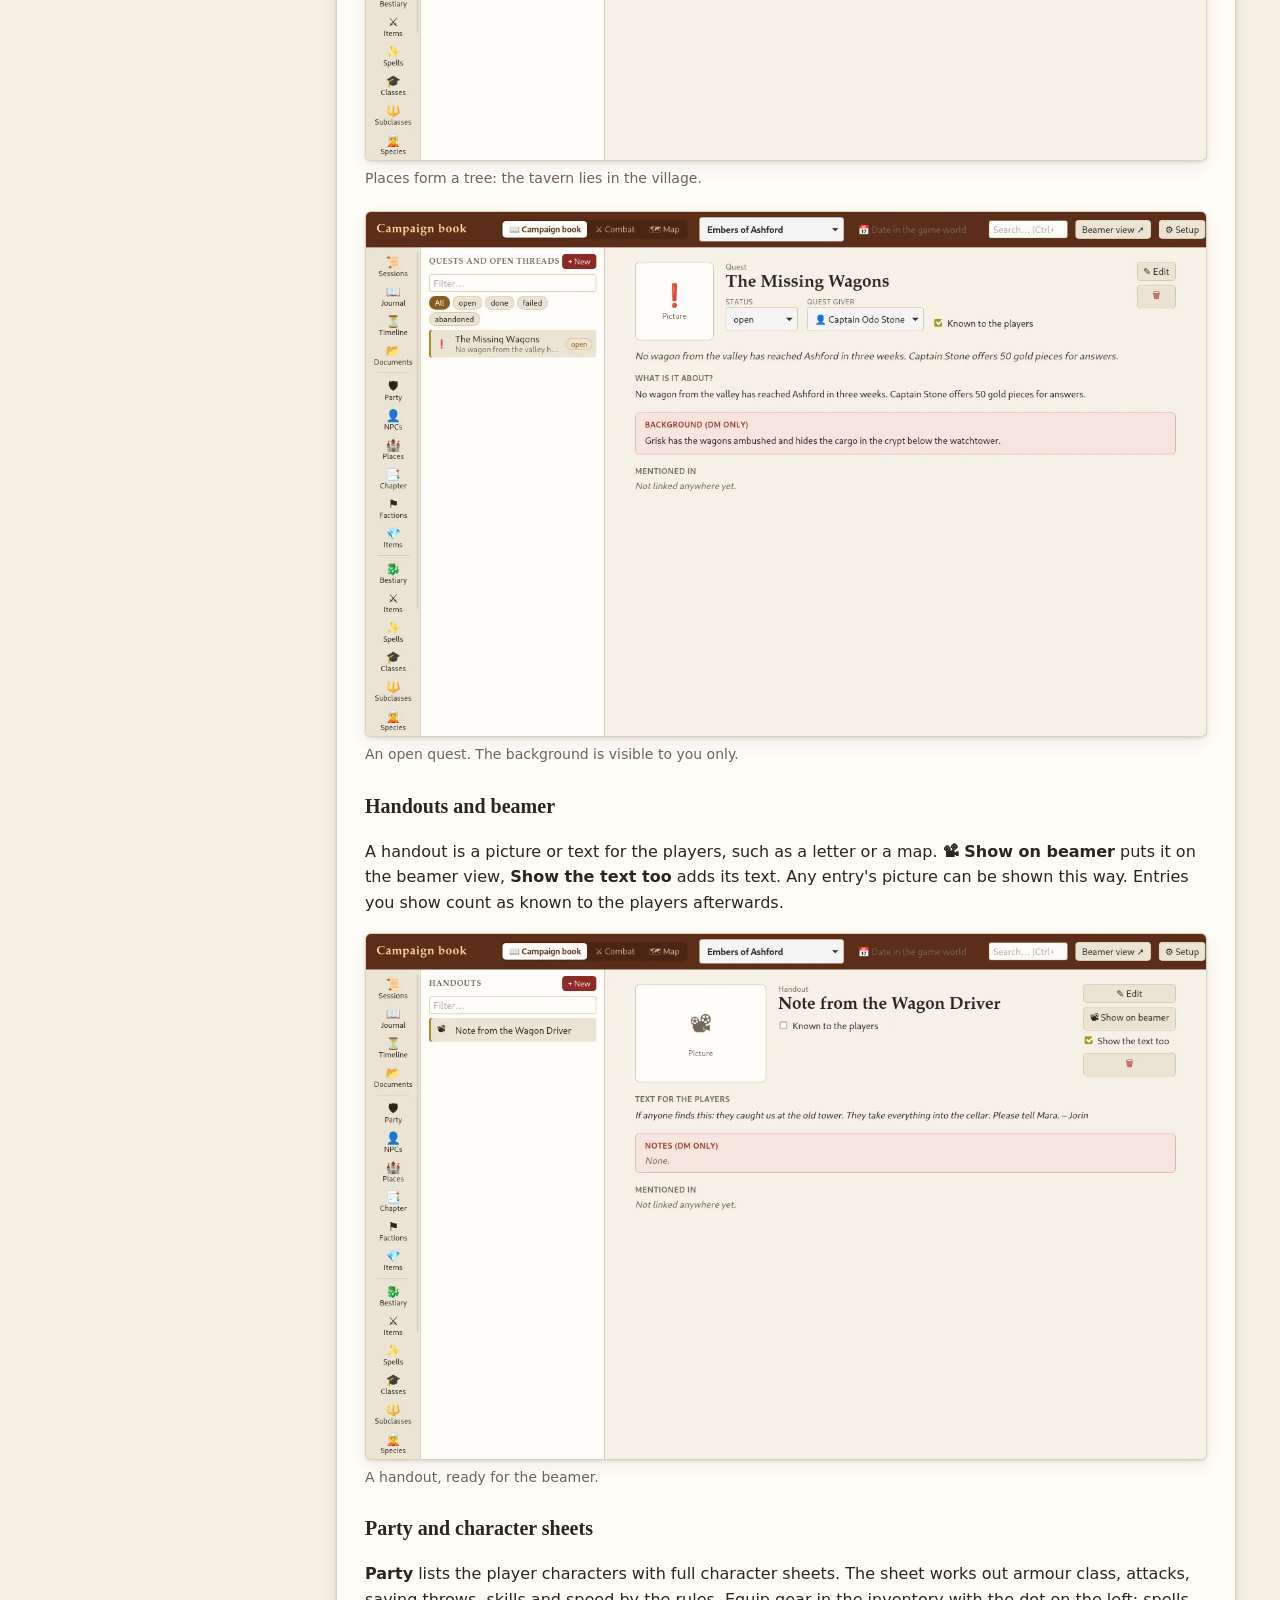
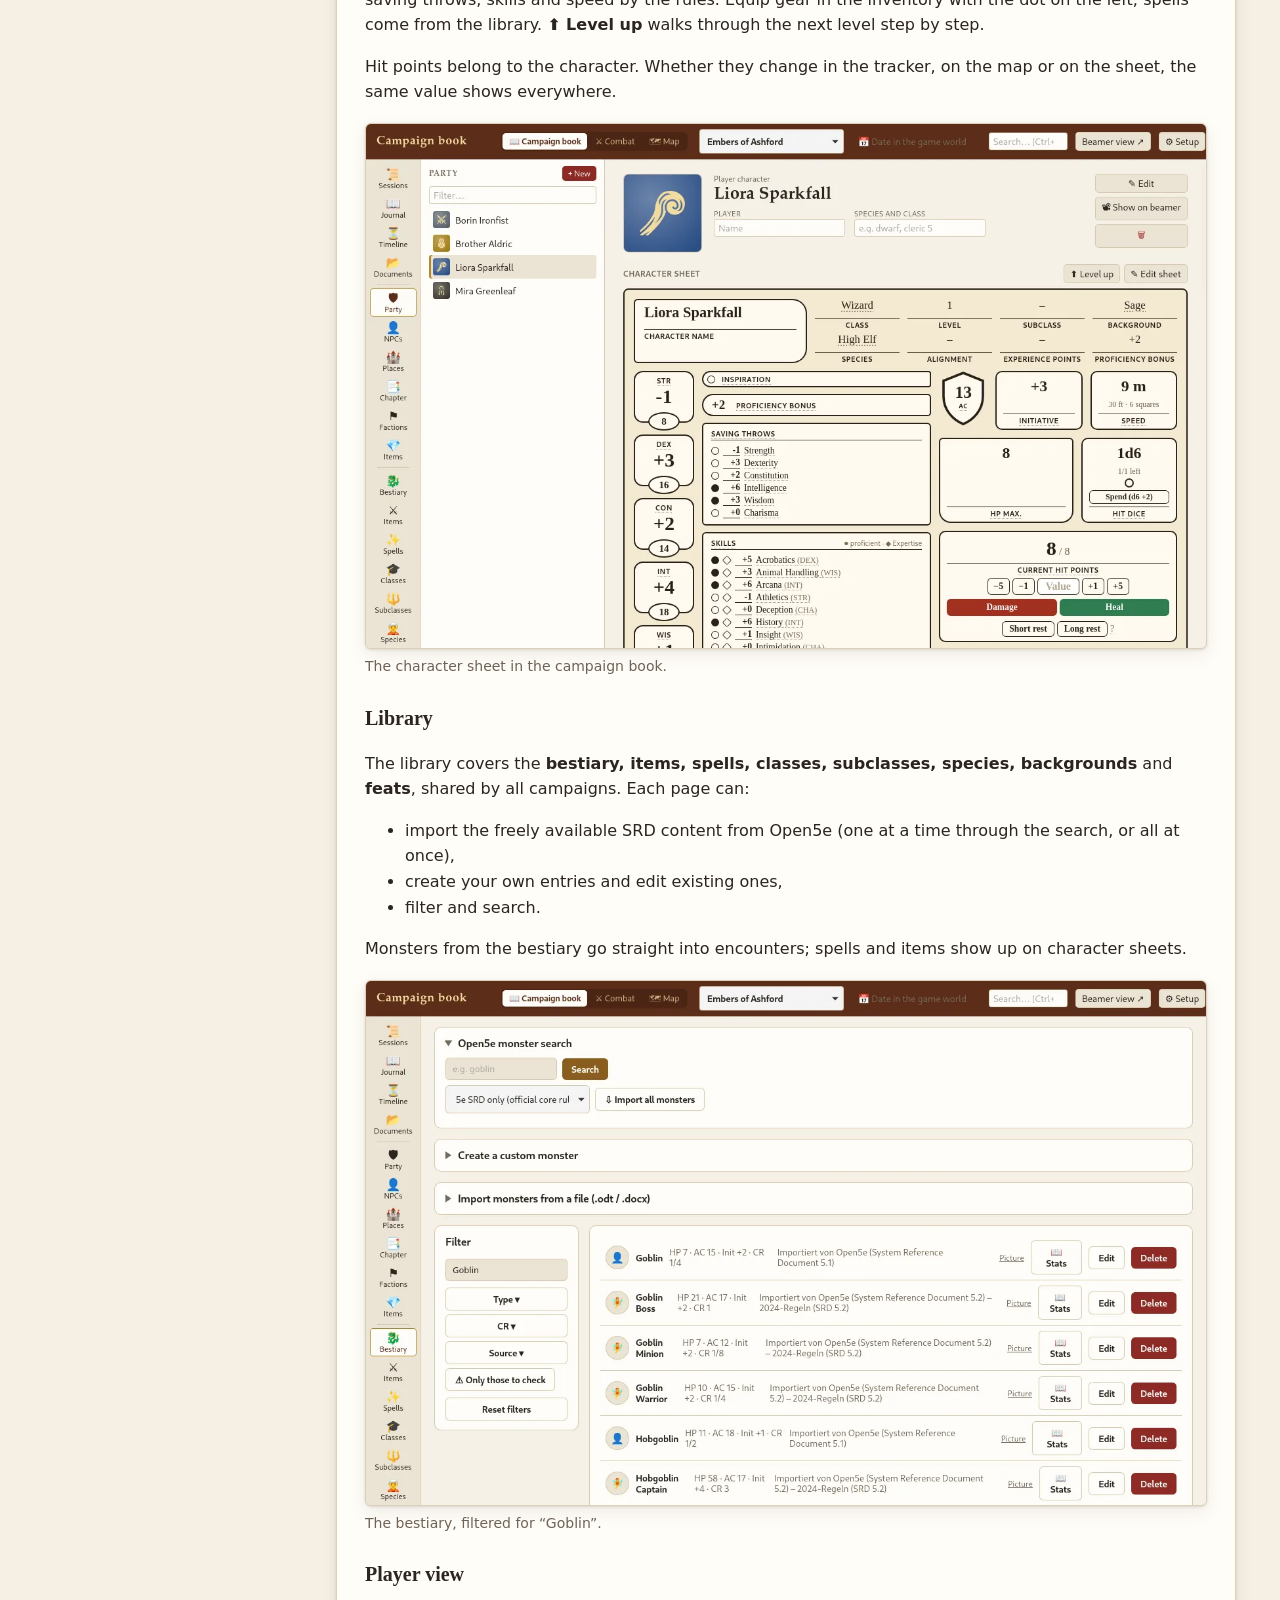
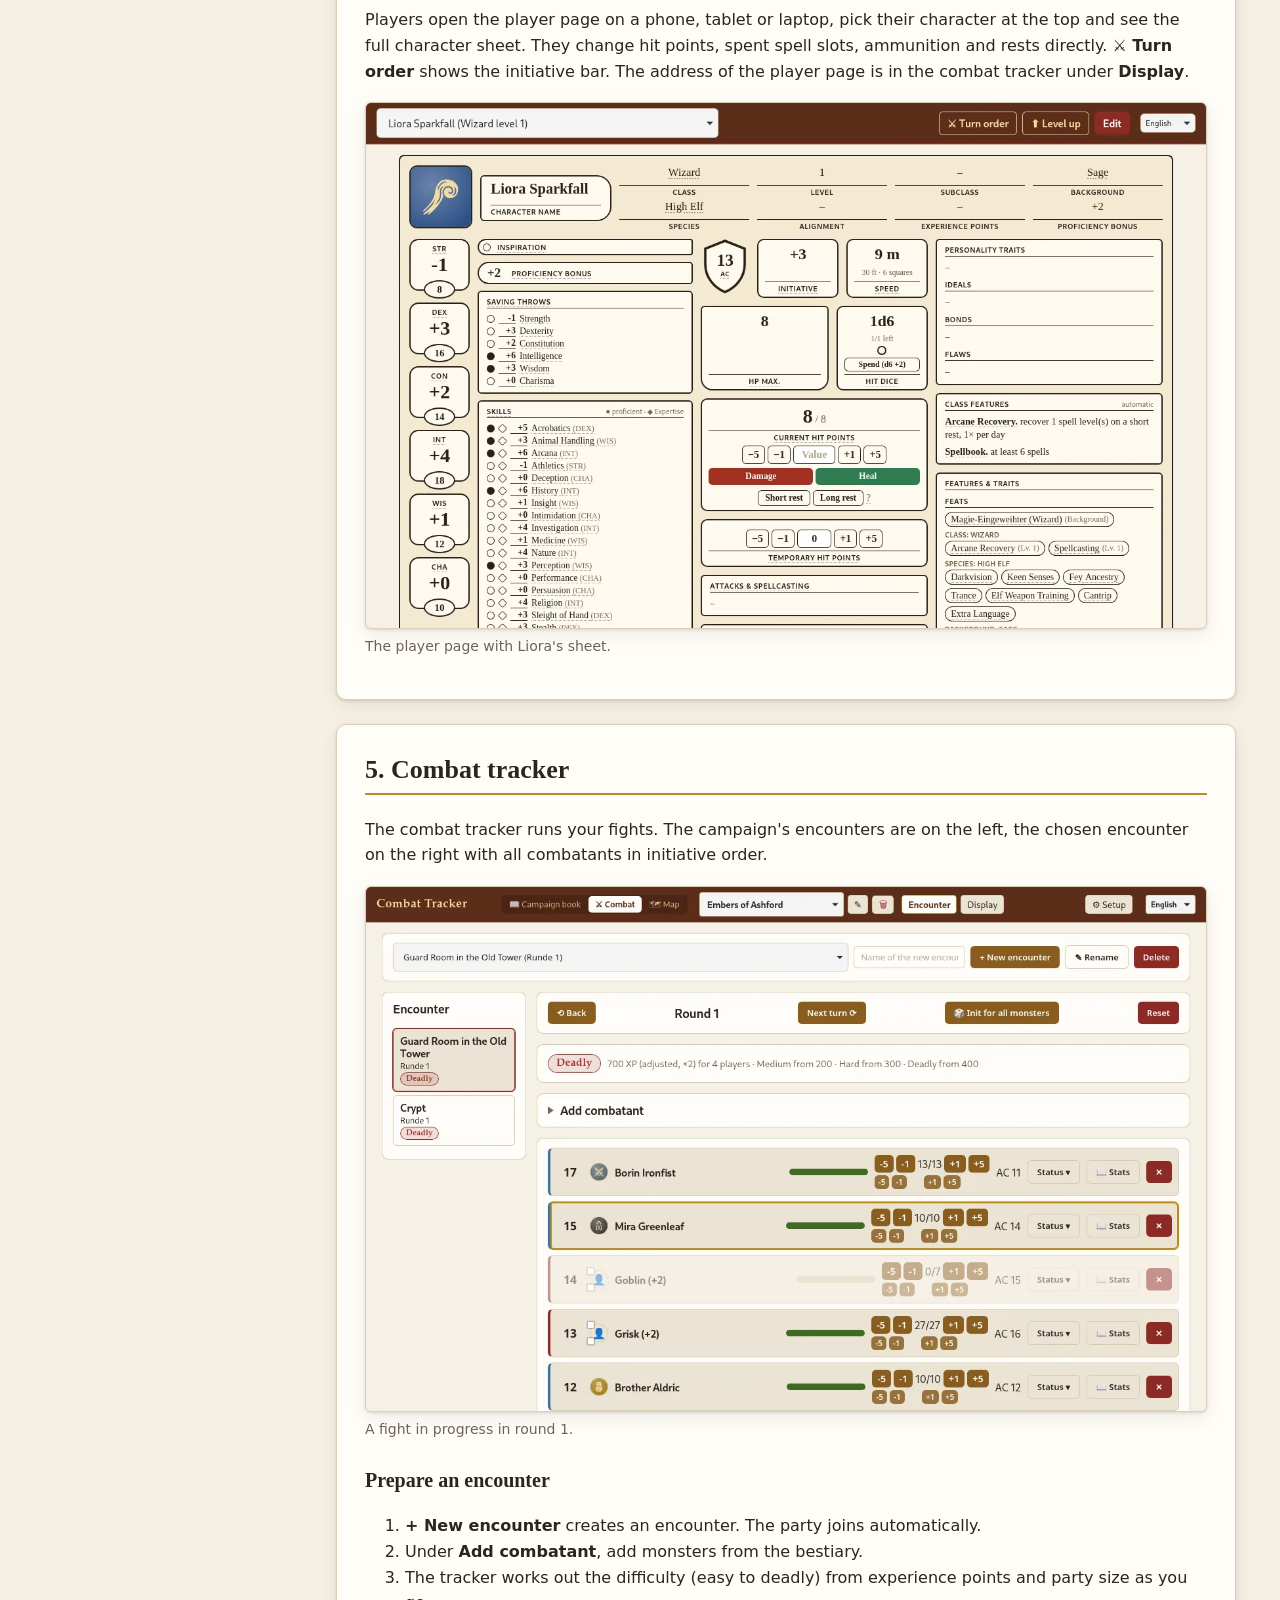
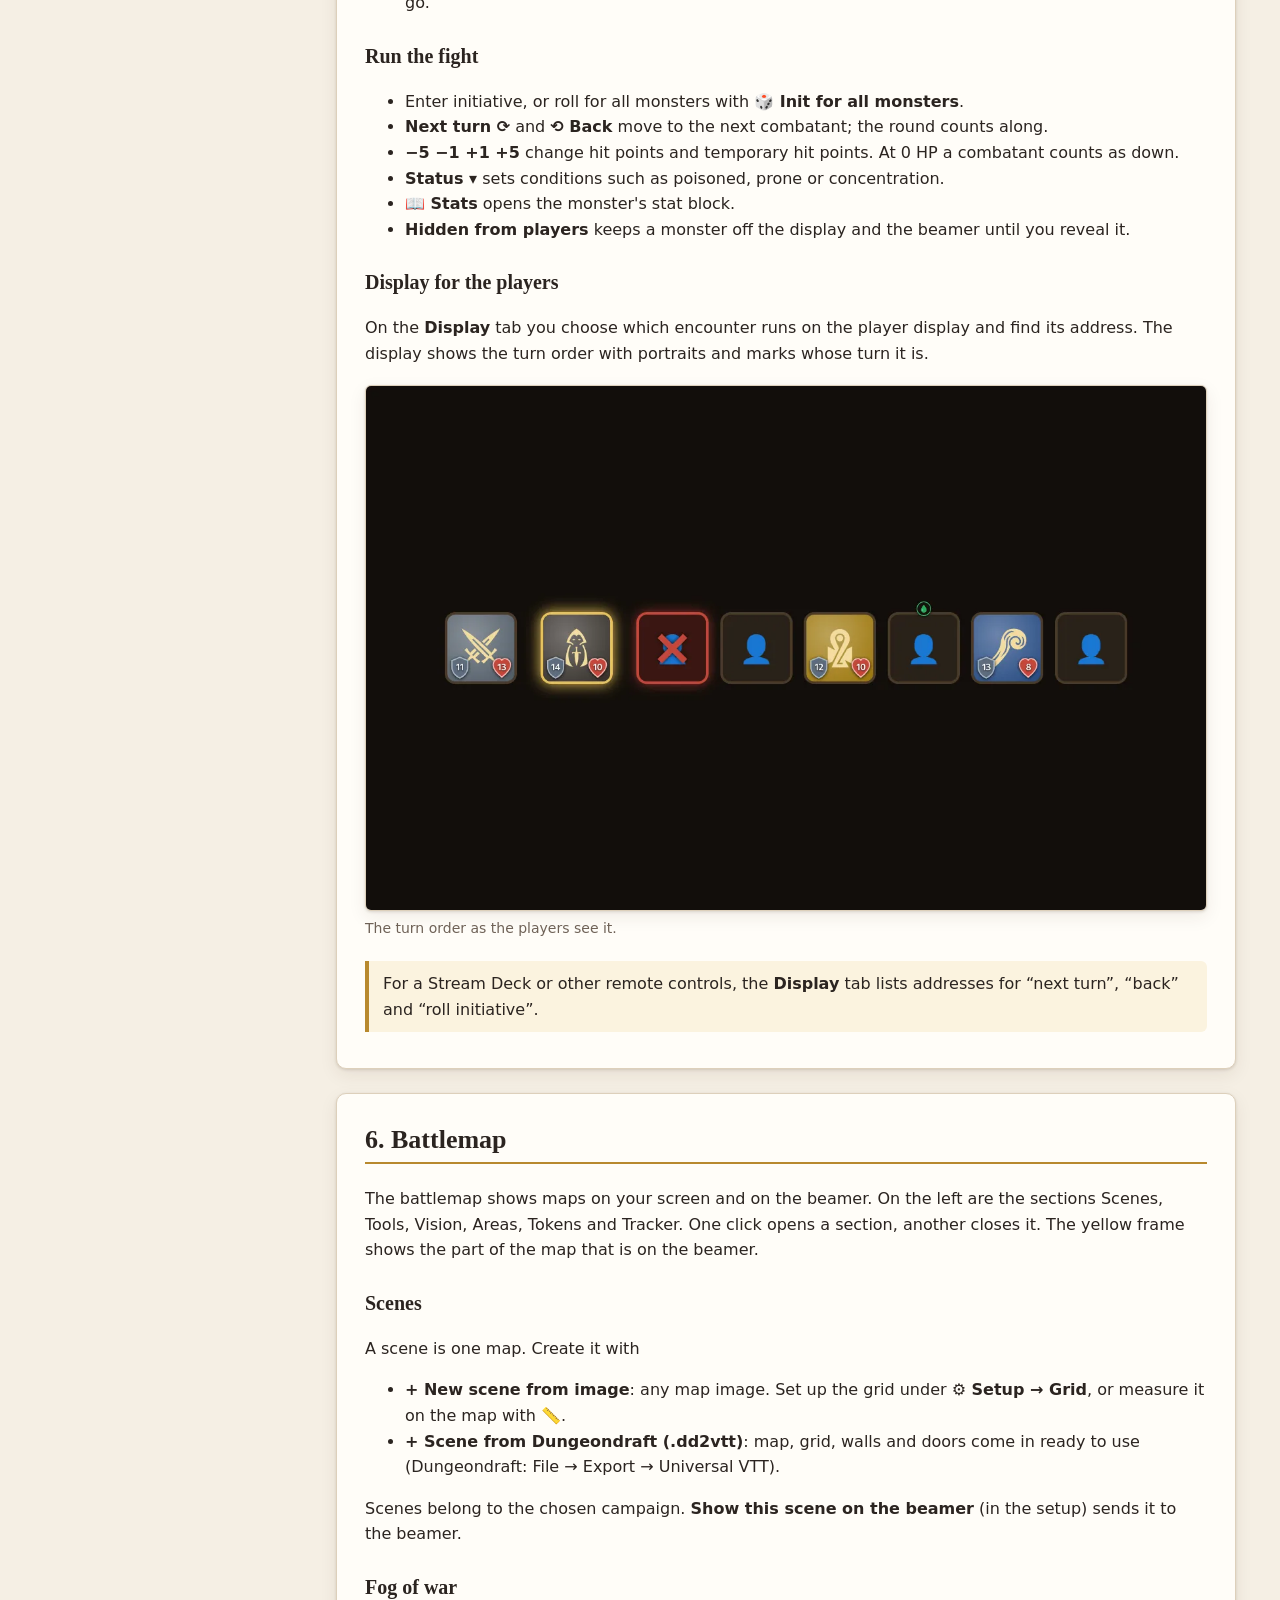
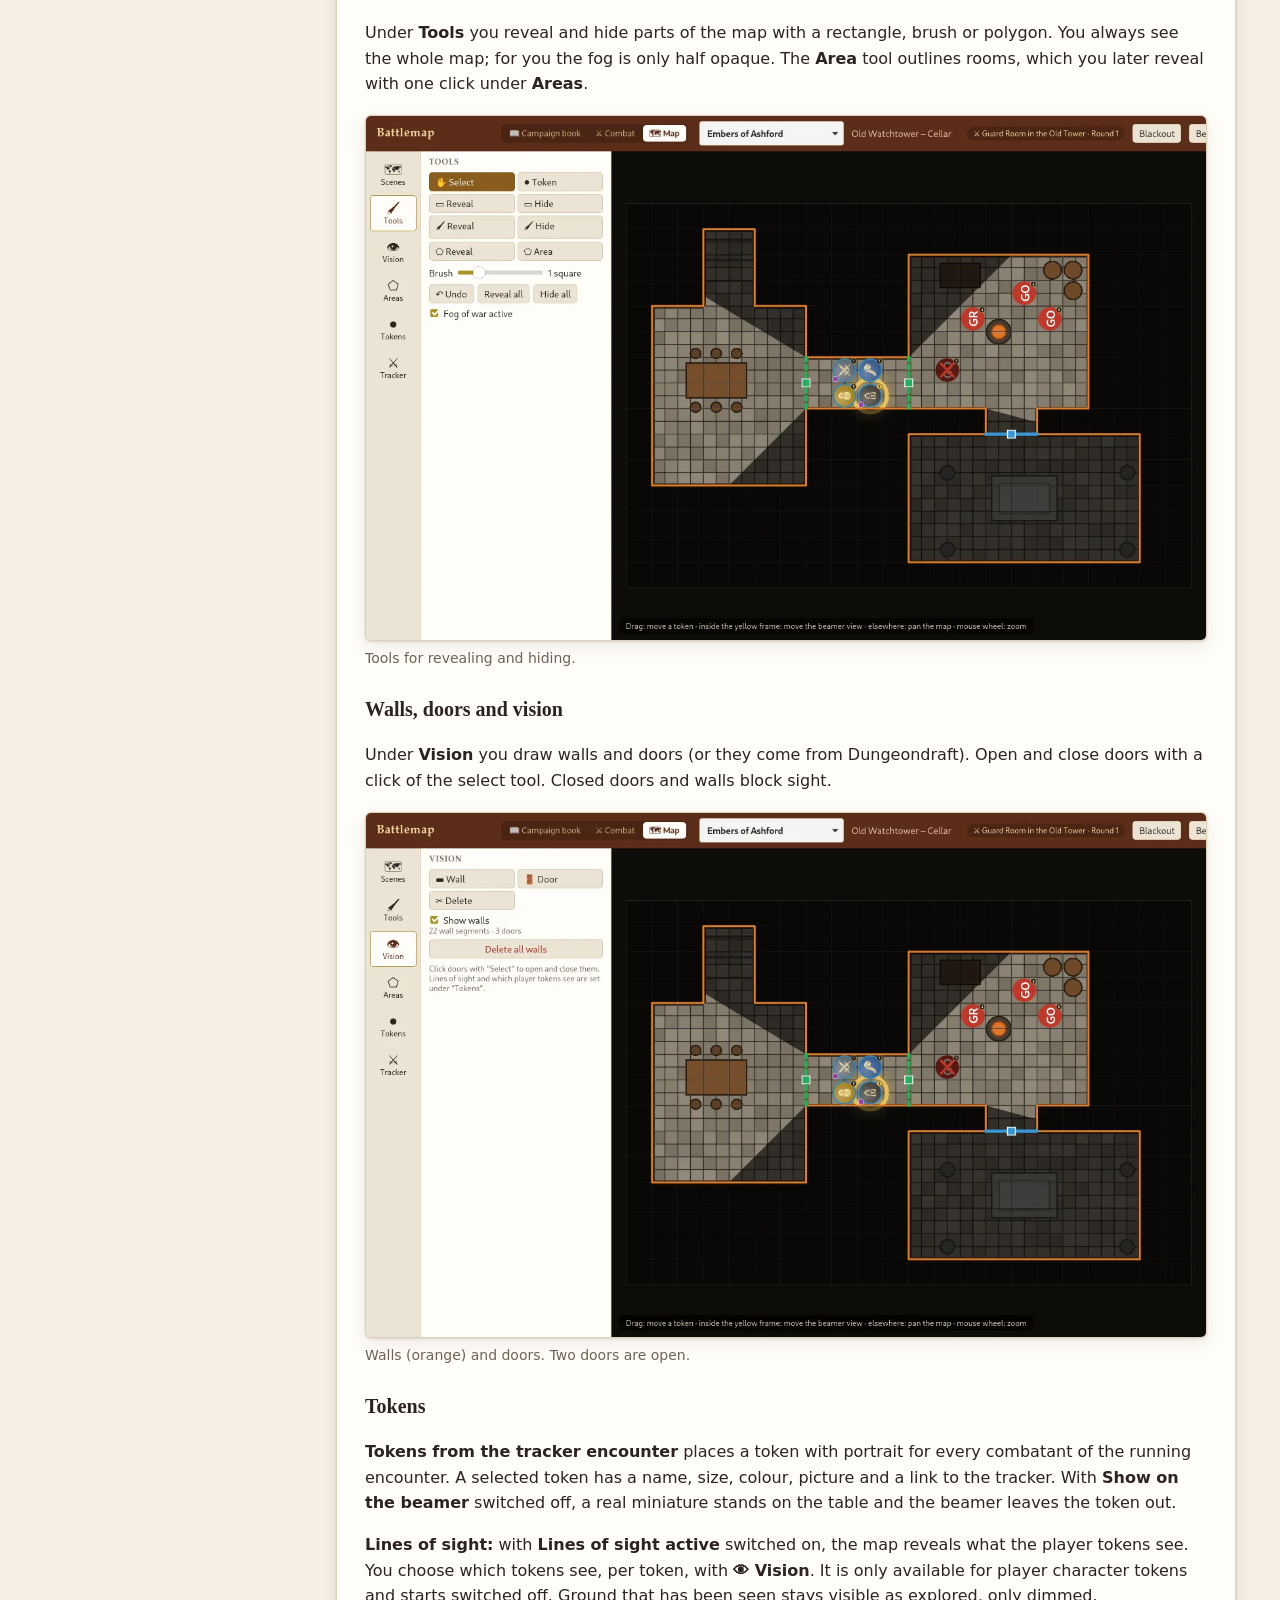
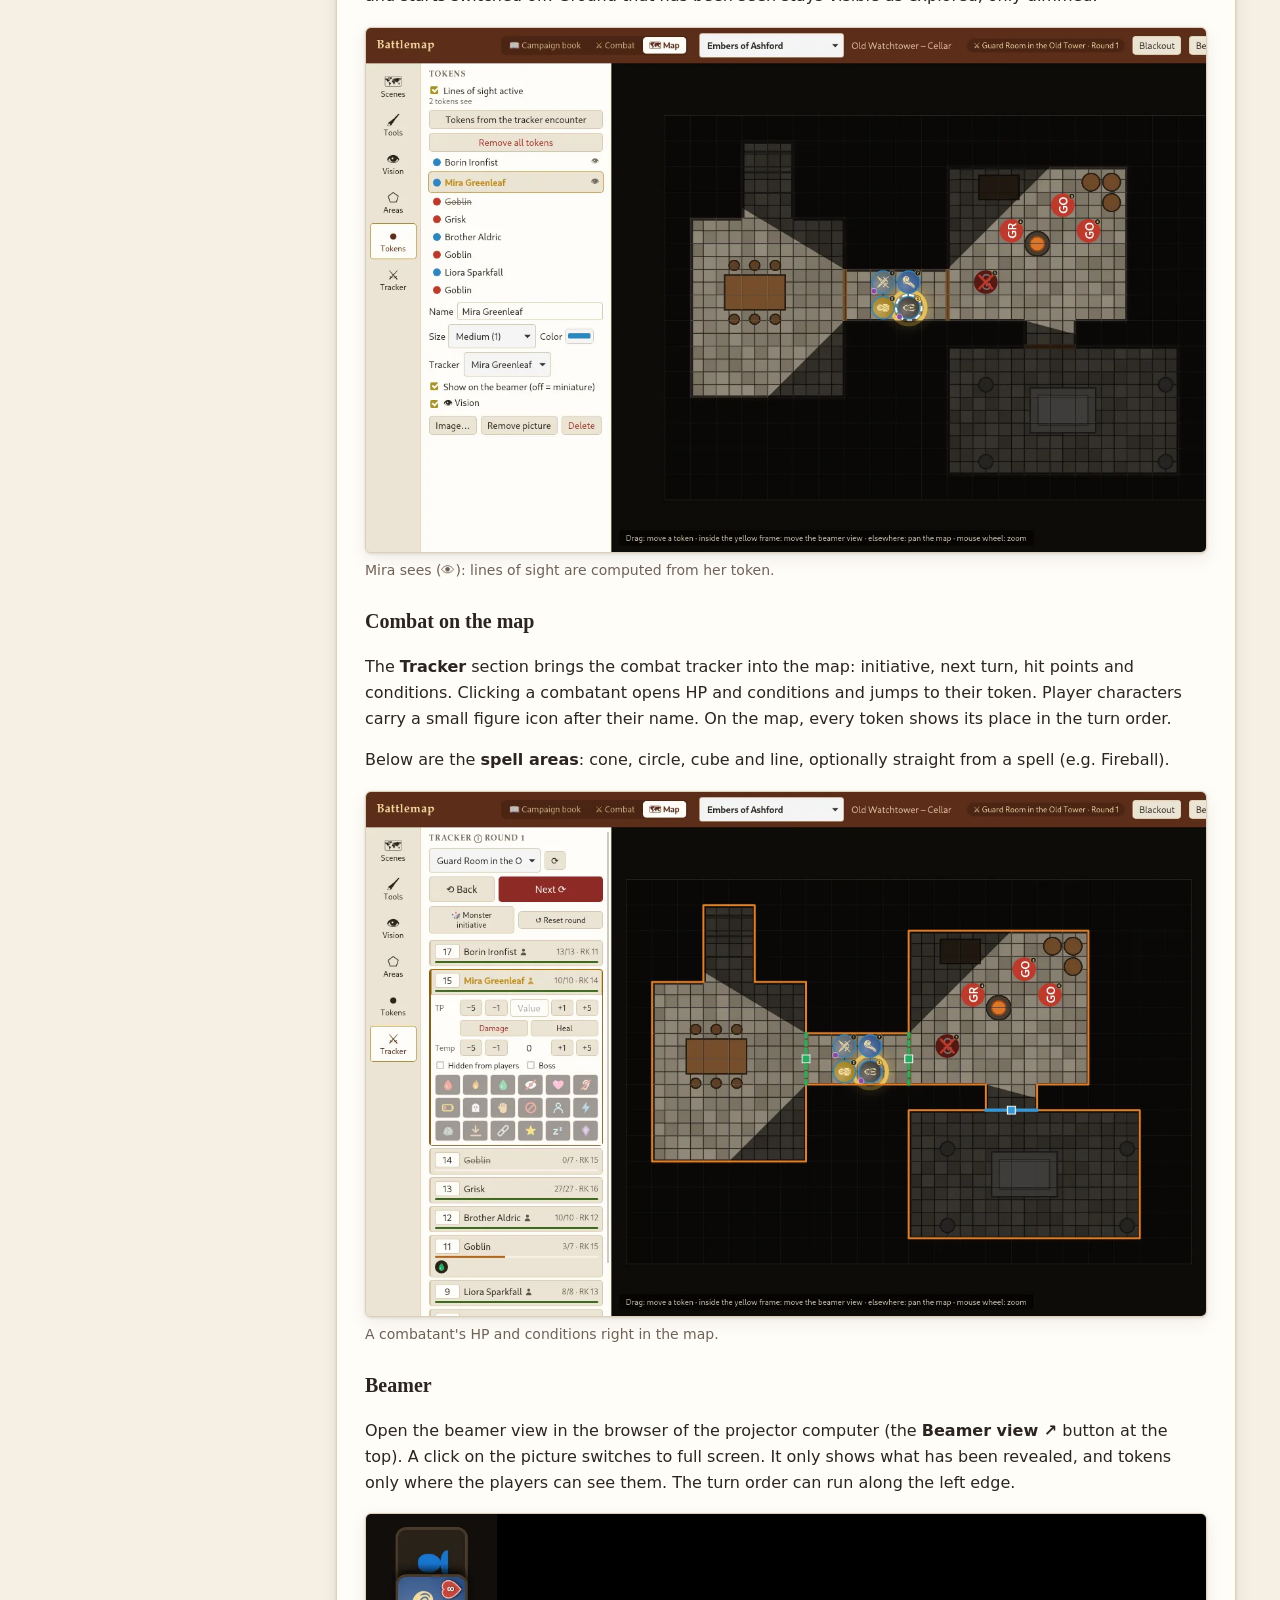
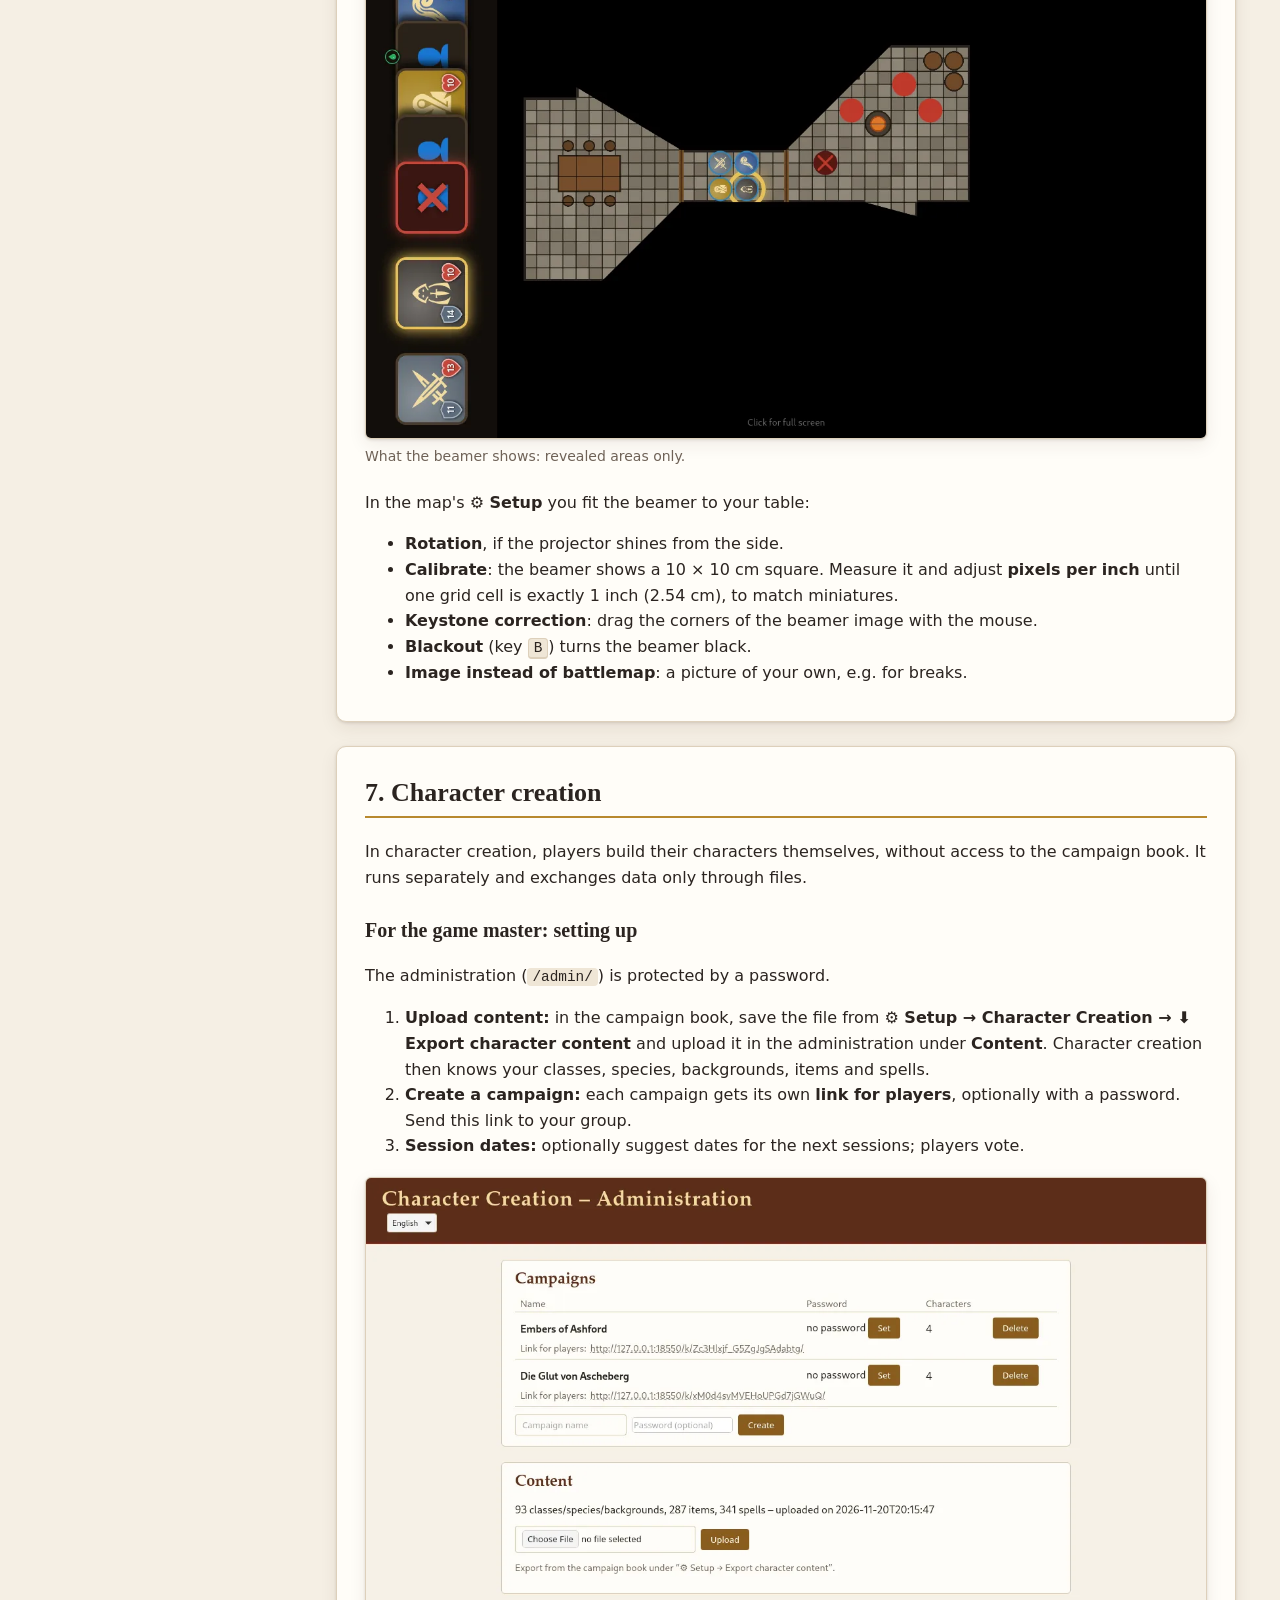
<file: dmtool/backend/app/handbuch_static/en/index.html>
<!doctype html>
<html lang="en">
<head>
  <meta charset="utf-8" />
  <meta name="viewport" content="width=device-width, initial-scale=1" />
  <title>Wyrmdesk Handbook</title>
  <meta name="description" content="Guide to Wyrmdesk: campaign book, combat tracker, battlemap and character creation for tabletop role-playing (5e)." />
  <link rel="stylesheet" href="../style.css" />
</head>
<body>
  <div class="top">
    <span class="brand">Wyrmdesk</span>
    <span class="sub">Handbook</span>
    <span class="spacer"></span>
    <a id="back-to-app" href="../../" hidden>← Back to Wyrmdesk</a>
    <a href="../de/" hreflang="de" lang="de">Deutsch</a>
  </div>

  <div class="layout">
    <nav class="toc" aria-label="Contents">
      <h2>Contents</h2>
      <ol>
        <li><a href="#overview">1. Overview</a></li>
        <li><a href="#installation">2. Installation</a></li>
        <li><a href="#getting-started">3. Getting started</a></li>
        <li><a href="#campaign-book">4. Campaign book</a>
          <ol>
            <li><a href="#cb-sessions">Sessions</a></li>
            <li><a href="#cb-entries">NPCs, places, quests …</a></li>
            <li><a href="#cb-handouts">Handouts and beamer</a></li>
            <li><a href="#cb-party">Party and character sheets</a></li>
            <li><a href="#cb-library">Library</a></li>
            <li><a href="#cb-players">Player view</a></li>
          </ol>
        </li>
        <li><a href="#tracker">5. Combat tracker</a></li>
        <li><a href="#map">6. Battlemap</a>
          <ol>
            <li><a href="#map-scenes">Scenes</a></li>
            <li><a href="#map-fog">Fog of war</a></li>
            <li><a href="#map-vision">Walls, doors, vision</a></li>
            <li><a href="#map-tokens">Tokens</a></li>
            <li><a href="#map-combat">Combat on the map</a></li>
            <li><a href="#map-beamer">Beamer</a></li>
          </ol>
        </li>
        <li><a href="#character-creation">7. Character creation</a></li>
        <li><a href="#data">8. Data and backups</a></li>
        <li><a href="#tips">9. Tips</a></li>
      </ol>
    </nav>

    <main>
      <header>
        <h1>Wyrmdesk Handbook</h1>
        <p>Tools for the game master at the table: prepare your campaign, run fights, put maps on a projector, and let players build their own characters.</p>
      </header>

      <!-- ===================================================================== -->
      <section class="chapter" id="overview">
        <h2>1. Overview</h2>
        <p>Wyrmdesk has four parts that work together. The game master uses the first three, the players use the fourth.</p>
        <div class="cards">
          <div class="card"><b>📖 Campaign book</b><span>Sessions, NPCs, places, quests, handouts, character sheets and the rules library. All data lives here.</span></div>
          <div class="card"><b>⚔ Combat tracker</b><span>Encounters, initiative, hit points and conditions, with a display for the players.</span></div>
          <div class="card"><b>🗺 Battlemap</b><span>Maps with fog of war, walls, doors and lines of sight, for screen or projector.</span></div>
          <div class="card"><b>🧙 Character creation</b><span>Players build their characters step by step through a personal link.</span></div>
        </div>
        <p>Campaign book, combat tracker and battlemap share one database. A character who takes damage in the tracker has that damage on their character sheet and on the map as well. In every header, <b>📖 Campaign book · ⚔ Combat · 🗺 Map</b> switches between the three parts. The chosen campaign is the same in all of them.</p>
        <p>There are two kinds of pages:</p>
        <ul>
          <li><b>Game master pages</b>: everything you prepare and control. Secrets and notes are shown here.</li>
          <li><b>Player displays</b>: the projector image, turn order, handouts and character sheets on phones or tablets. They only show what the players are meant to see.</li>
        </ul>
        <p>The interface is available in English and German. Pick the language at the top right of any header. The choice applies to the whole browser.</p>
      </section>

      <!-- ===================================================================== -->
      <section class="chapter" id="installation">
        <h2>2. Installation</h2>
        <div class="placeholder">This section is coming soon. It will describe how to set up and start Wyrmdesk.</div>
      </section>

      <!-- ===================================================================== -->
      <section class="chapter" id="getting-started">
        <h2>3. Getting started</h2>
        <h3>Create a campaign</h3>
        <p>On first launch the campaign book shows <b>+ New campaign</b>. Enter a name and choose the world the campaign is set in:</p>
        <ul>
          <li><b>Forgotten Realms</b>: with the Calendar of Harptos.</li>
          <li><b>Own world</b>: your own months and calendar.</li>
          <li><b>Without calendar</b>: free-form dates.</li>
        </ul>
        <p>Later campaigns are created under <b>⚙ Setup → Campaign → + New campaign…</b>. Switch between them in the header.</p>

        <h3>Fill the library</h3>
        <p>Classes, species, backgrounds, spells, monsters and items come from the <b>library</b> (menu entries at the bottom left of the campaign book). It is shared by all campaigns. Each of these pages can import the freely available rules content (SRD) from Open5e with one click. You can then add to it or create your own entries. See <a href="#cb-library">Library</a>.</p>

        <h3>A typical workflow</h3>
        <ol>
          <li>Create a campaign and fill the library.</li>
          <li>Players build their characters in <a href="#character-creation">character creation</a>, and you import them into the campaign book.</li>
          <li>Prepare sessions: create NPCs, places, quests and encounters.</li>
          <li>On game night: handouts and maps on the projector, fights in the tracker or on the map.</li>
          <li>After the game: write the recap and reveal entries to the players.</li>
        </ol>
      </section>

      <!-- ===================================================================== -->
      <section class="chapter" id="campaign-book">
        <h2>4. Campaign book</h2>
        <p>The campaign book is the heart of Wyrmdesk. The rail on the left holds the sections (sessions, journal, timeline, party, NPCs, places …), next to it is the list of the chosen section, and on the right the page of the chosen entry. The start page shows the next and the last session, open quests and recently changed entries.</p>
        <figure>
          <a href="img/kb-home.webp"><img src="img/kb-home.webp" alt="Campaign book start page with next session, last session, open quests and recently changed entries" loading="lazy" /></a>
          <figcaption>A campaign's start page.</figcaption>
        </figure>

        <h3 id="cb-sessions">Sessions</h3>
        <p>A session has three parts, shown as tabs:</p>
        <ul>
          <li><b>Preparation</b>: your notes for the evening. This is also where you link <b>encounters</b> from the combat tracker. <b>▶ Show</b> sends an encounter to the combat display.</li>
          <li><b>At the table</b>: quick notes during play. A note can become a new NPC or entry with one click.</li>
          <li><b>Recap</b>: what happened, for you and the players.</li>
        </ul>
        <p>The status changes from <i>planned</i> to <i>played</i>. Played sessions appear in the <b>journal</b>, events on the <b>timeline</b>. Under <b>Involved</b> the page collects every entry the session links to.</p>
        <figure>
          <a href="img/kb-session.webp"><img src="img/kb-session.webp" alt="Planned session with preparation, linked encounters and involved entries" loading="lazy" /></a>
          <figcaption>A planned session with preparation and two encounters.</figcaption>
        </figure>

        <h3 id="cb-entries">NPCs, places, quests, factions, items</h3>
        <p>Every entry has a picture, a short description, a text and <b>Secrets (DM only)</b>. Depending on its kind it has matching fields: an NPC has a role, attitude, status and whereabouts, a place has a kind (village, tavern, ruin …) and lies in another place, a quest has a quest giver and a status.</p>
        <figure>
          <a href="img/kb-npc.webp"><img src="img/kb-npc.webp" alt="NPC page with role, attitude, whereabouts and links" loading="lazy" /></a>
          <figcaption>An NPC with role, attitude and whereabouts.</figcaption>
        </figure>
        <p><b>Links:</b> type <code>[[</code> in a text and the campaign book suggests entries, so <code>[[Mara Kettleburn]]</code> becomes a link. At the bottom, every page shows where it is <b>mentioned in</b>.</p>
        <p><b>Known to the players:</b> new entries start out secret. Switch on <b>Known to the players</b> once the party has learned about them.</p>
        <figure>
          <a href="img/kb-places.webp"><img src="img/kb-places.webp" alt="Places list as a tree with village, tavern and ruin" loading="lazy" /></a>
          <figcaption>Places form a tree: the tavern lies in the village.</figcaption>
        </figure>
        <figure>
          <a href="img/kb-quest.webp"><img src="img/kb-quest.webp" alt="Quest with quest giver, status and a background for the game master only" loading="lazy" /></a>
          <figcaption>An open quest. The background is visible to you only.</figcaption>
        </figure>

        <h3 id="cb-handouts">Handouts and beamer</h3>
        <p>A handout is a picture or text for the players, such as a letter or a map. <b>📽 Show on beamer</b> puts it on the beamer view, <b>Show the text too</b> adds its text. Any entry's picture can be shown this way. Entries you show count as known to the players afterwards.</p>
        <figure>
          <a href="img/kb-handout.webp"><img src="img/kb-handout.webp" alt="Handout with text for the players and the Show on beamer button" loading="lazy" /></a>
          <figcaption>A handout, ready for the beamer.</figcaption>
        </figure>

        <h3 id="cb-party">Party and character sheets</h3>
        <p><b>Party</b> lists the player characters with full character sheets. The sheet works out armour class, attacks, saving throws, skills and speed by the rules. Equip gear in the inventory with the dot on the left; spells come from the library. <b>⬆ Level up</b> walks through the next level step by step.</p>
        <p>Hit points belong to the character. Whether they change in the tracker, on the map or on the sheet, the same value shows everywhere.</p>
        <figure>
          <a href="img/kb-pc.webp"><img src="img/kb-pc.webp" alt="Character sheet of a wizard with abilities, skills, hit points and spells" loading="lazy" /></a>
          <figcaption>The character sheet in the campaign book.</figcaption>
        </figure>

        <h3 id="cb-library">Library</h3>
        <p>The library covers the <b>bestiary, items, spells, classes, subclasses, species, backgrounds</b> and <b>feats</b>, shared by all campaigns. Each page can:</p>
        <ul>
          <li>import the freely available SRD content from Open5e (one at a time through the search, or all at once),</li>
          <li>create your own entries and edit existing ones,</li>
          <li>filter and search.</li>
        </ul>
        <p>Monsters from the bestiary go straight into encounters; spells and items show up on character sheets.</p>
        <figure>
          <a href="img/kb-bestiary.webp"><img src="img/kb-bestiary.webp" alt="Bestiary with Open5e search, filters and a list of goblins" loading="lazy" /></a>
          <figcaption>The bestiary, filtered for “Goblin”.</figcaption>
        </figure>

        <h3 id="cb-players">Player view</h3>
        <p>Players open the player page on a phone, tablet or laptop, pick their character at the top and see the full character sheet. They change hit points, spent spell slots, ammunition and rests directly. <b>⚔ Turn order</b> shows the initiative bar. The address of the player page is in the combat tracker under <b>Display</b>.</p>
        <figure>
          <a href="img/pub-player.webp"><img src="img/pub-player.webp" alt="Player page with character selection and character sheet" loading="lazy" /></a>
          <figcaption>The player page with Liora's sheet.</figcaption>
        </figure>
      </section>

      <!-- ===================================================================== -->
      <section class="chapter" id="tracker">
        <h2>5. Combat tracker</h2>
        <p>The combat tracker runs your fights. The campaign's encounters are on the left, the chosen encounter on the right with all combatants in initiative order.</p>
        <figure>
          <a href="img/tracker.webp"><img src="img/tracker.webp" alt="Combat tracker with encounter list, round counter and combatants by initiative" loading="lazy" /></a>
          <figcaption>A fight in progress in round 1.</figcaption>
        </figure>
        <h3>Prepare an encounter</h3>
        <ol>
          <li><b>+ New encounter</b> creates an encounter. The party joins automatically.</li>
          <li>Under <b>Add combatant</b>, add monsters from the bestiary.</li>
          <li>The tracker works out the difficulty (easy to deadly) from experience points and party size as you go.</li>
        </ol>
        <h3>Run the fight</h3>
        <ul>
          <li>Enter initiative, or roll for all monsters with <b>🎲 Init for all monsters</b>.</li>
          <li><b>Next turn ⟳</b> and <b>⟲ Back</b> move to the next combatant; the round counts along.</li>
          <li><b>−5 −1 +1 +5</b> change hit points and temporary hit points. At 0 HP a combatant counts as down.</li>
          <li><b>Status ▾</b> sets conditions such as poisoned, prone or concentration.</li>
          <li><b>📖 Stats</b> opens the monster's stat block.</li>
          <li><b>Hidden from players</b> keeps a monster off the display and the beamer until you reveal it.</li>
        </ul>
        <h3>Display for the players</h3>
        <p>On the <b>Display</b> tab you choose which encounter runs on the player display and find its address. The display shows the turn order with portraits and marks whose turn it is.</p>
        <figure>
          <a href="img/tracker-display.webp"><img src="img/tracker-display.webp" alt="Turn order for the players with portraits" loading="lazy" /></a>
          <figcaption>The turn order as the players see it.</figcaption>
        </figure>
        <div class="note">For a Stream Deck or other remote controls, the <b>Display</b> tab lists addresses for “next turn”, “back” and “roll initiative”.</div>
      </section>

      <!-- ===================================================================== -->
      <section class="chapter" id="map">
        <h2>6. Battlemap</h2>
        <p>The battlemap shows maps on your screen and on the beamer. On the left are the sections Scenes, Tools, Vision, Areas, Tokens and Tracker. One click opens a section, another closes it. The yellow frame shows the part of the map that is on the beamer.</p>

        <h3 id="map-scenes">Scenes</h3>
        <p>A scene is one map. Create it with</p>
        <ul>
          <li><b>+ New scene from image</b>: any map image. Set up the grid under <b>⚙ Setup → Grid</b>, or measure it on the map with 📏.</li>
          <li><b>+ Scene from Dungeondraft (.dd2vtt)</b>: map, grid, walls and doors come in ready to use (Dungeondraft: File → Export → Universal VTT).</li>
        </ul>
        <p>Scenes belong to the chosen campaign. <b>Show this scene on the beamer</b> (in the setup) sends it to the beamer.</p>

        <h3 id="map-fog">Fog of war</h3>
        <p>Under <b>Tools</b> you reveal and hide parts of the map with a rectangle, brush or polygon. You always see the whole map; for you the fog is only half opaque. The <b>Area</b> tool outlines rooms, which you later reveal with one click under <b>Areas</b>.</p>
        <figure>
          <a href="img/map-tools.webp"><img src="img/map-tools.webp" alt="Battlemap tools for revealing and hiding" loading="lazy" /></a>
          <figcaption>Tools for revealing and hiding.</figcaption>
        </figure>

        <h3 id="map-vision">Walls, doors and vision</h3>
        <p>Under <b>Vision</b> you draw walls and doors (or they come from Dungeondraft). Open and close doors with a click of the select tool. Closed doors and walls block sight.</p>
        <figure>
          <a href="img/map-sight.webp"><img src="img/map-sight.webp" alt="Map with walls shown in orange and doors" loading="lazy" /></a>
          <figcaption>Walls (orange) and doors. Two doors are open.</figcaption>
        </figure>

        <h3 id="map-tokens">Tokens</h3>
        <p><b>Tokens from the tracker encounter</b> places a token with portrait for every combatant of the running encounter. A selected token has a name, size, colour, picture and a link to the tracker. With <b>Show on the beamer</b> switched off, a real miniature stands on the table and the beamer leaves the token out.</p>
        <p><b>Lines of sight:</b> with <b>Lines of sight active</b> switched on, the map reveals what the player tokens see. You choose which tokens see, per token, with <b>👁 Vision</b>. It is only available for player character tokens and starts switched off. Ground that has been seen stays visible as explored, only dimmed.</p>
        <figure>
          <a href="img/map-tokens.webp"><img src="img/map-tokens.webp" alt="Tokens section with lines of sight, token list and editor with the Vision checkbox" loading="lazy" /></a>
          <figcaption>Mira sees (👁): lines of sight are computed from her token.</figcaption>
        </figure>

        <h3 id="map-combat">Combat on the map</h3>
        <p>The <b>Tracker</b> section brings the combat tracker into the map: initiative, next turn, hit points and conditions. Clicking a combatant opens HP and conditions and jumps to their token. Player characters carry a small figure icon after their name. On the map, every token shows its place in the turn order.</p>
        <p>Below are the <b>spell areas</b>: cone, circle, cube and line, optionally straight from a spell (e.g. Fireball).</p>
        <figure>
          <a href="img/map-tracker.webp"><img src="img/map-tracker.webp" alt="Tracker in the battlemap with an open combatant, hit points and conditions" loading="lazy" /></a>
          <figcaption>A combatant's HP and conditions right in the map.</figcaption>
        </figure>

        <h3 id="map-beamer">Beamer</h3>
        <p>Open the beamer view in the browser of the projector computer (the <b>Beamer view ↗</b> button at the top). A click on the picture switches to full screen. It only shows what has been revealed, and tokens only where the players can see them. The turn order can run along the left edge.</p>
        <figure>
          <a href="img/beamer.webp"><img src="img/beamer.webp" alt="Beamer view with revealed rooms, tokens and the turn order on the left edge" loading="lazy" /></a>
          <figcaption>What the beamer shows: revealed areas only.</figcaption>
        </figure>
        <p>In the map's <b>⚙ Setup</b> you fit the beamer to your table:</p>
        <ul>
          <li><b>Rotation</b>, if the projector shines from the side.</li>
          <li><b>Calibrate</b>: the beamer shows a 10 × 10 cm square. Measure it and adjust <b>pixels per inch</b> until one grid cell is exactly 1 inch (2.54 cm), to match miniatures.</li>
          <li><b>Keystone correction</b>: drag the corners of the beamer image with the mouse.</li>
          <li><b>Blackout</b> (key <kbd>B</kbd>) turns the beamer black.</li>
          <li><b>Image instead of battlemap</b>: a picture of your own, e.g. for breaks.</li>
        </ul>
      </section>

      <!-- ===================================================================== -->
      <section class="chapter" id="character-creation">
        <h2>7. Character creation</h2>
        <p>In character creation, players build their characters themselves, without access to the campaign book. It runs separately and exchanges data only through files.</p>

        <h3>For the game master: setting up</h3>
        <p>The administration (<code>/admin/</code>) is protected by a password.</p>
        <ol>
          <li><b>Upload content:</b> in the campaign book, save the file from <b>⚙ Setup → Character Creation → ⬇ Export character content</b> and upload it in the administration under <b>Content</b>. Character creation then knows your classes, species, backgrounds, items and spells.</li>
          <li><b>Create a campaign:</b> each campaign gets its own <b>link for players</b>, optionally with a password. Send this link to your group.</li>
          <li><b>Session dates:</b> optionally suggest dates for the next sessions; players vote.</li>
        </ol>
        <figure>
          <a href="img/cc-admin.webp"><img src="img/cc-admin.webp" alt="Character creation administration with campaigns, player links, content and session dates" loading="lazy" /></a>
          <figcaption>The administration: campaigns with player links, content and session dates.</figcaption>
        </figure>

        <h3>For players: creating a character</h3>
        <p>Through the link, players see the characters of their campaign. Enter the character's name and your own, then <b>+ Create new character</b>.</p>
        <figure>
          <a href="img/cc-list.webp"><img src="img/cc-list.webp" alt="Character list of a campaign for players" loading="lazy" /></a>
          <figcaption>The characters of a campaign.</figcaption>
        </figure>
        <p>A wizard leads through every step: <b>species, class, background, feats, abilities, skills, languages, spells, equipment</b>. Whatever species, class and background grant is filled in already. The bottom line says what is still missing, and <b>Next</b> only works once the step is complete.</p>
        <figure>
          <a href="img/cc-wizard-species.webp"><img src="img/cc-wizard-species.webp" alt="Wizard, species step, choosing a variant of elf" loading="lazy" /></a>
          <figcaption>Step 1: the species and its variant.</figcaption>
        </figure>
        <figure>
          <a href="img/cc-wizard-class.webp"><img src="img/cc-wizard-class.webp" alt="Wizard, class step, with hit die and saving throws of each class" loading="lazy" /></a>
          <figcaption>Step 2: the class, with its features.</figcaption>
        </figure>
        <p>At the end there is the finished character sheet. Players can open and edit it at any time, upload a portrait and later level up with <b>⬆ Level up</b>. <b>✓ Mark as finished</b> makes the character ready to be imported.</p>
        <figure>
          <a href="img/cc-sheet.webp"><img src="img/cc-sheet.webp" alt="Finished character sheet in character creation" loading="lazy" /></a>
          <figcaption>The finished character sheet.</figcaption>
        </figure>

        <h3>Bringing characters into the campaign book</h3>
        <ol>
          <li>In the administration, <b>Export finished characters</b>.</li>
          <li>In the campaign book, choose the file under <b>⚙ Setup → Character Creation → ⬆ Import characters</b>.</li>
        </ol>
        <p>The characters appear under <b>Party</b>, with starting equipment and portrait. If a name already exists, the import asks: skip, replace the character sheet or create a copy.</p>
      </section>

      <!-- ===================================================================== -->
      <section class="chapter" id="data">
        <h2>8. Data and backups</h2>
        <p>Under <b>⚙ Setup → Backup</b> in the campaign book:</p>
        <ul>
          <li><b>⬇ Download backup</b>: the database and all pictures (uploads, maps, tokens, beamer images) as one ZIP file.</li>
          <li><b>⬆ Restore backup</b>: replaces all data with the state of the backup.</li>
        </ul>
        <p>Wyrmdesk also makes automatic backups at regular intervals. Combat tracker and battlemap are part of the same database and are included.</p>
        <figure>
          <a href="img/kb-setup.webp"><img src="img/kb-setup.webp" alt="Campaign book setup with the sections campaign, templates, character creation and backup" loading="lazy" /></a>
          <figcaption>The campaign book setup.</figcaption>
        </figure>
        <h3>Templates</h3>
        <p><b>⚙ Setup → Templates → Save the campaign as a template…</b> takes a snapshot of the campaign, with entries, sessions, encounters and maps. From it you can start the same campaign as often as you like with a new group, optionally with the game state reset.</p>
        <p><b>⇩ As file</b> on a template saves it as a ZIP file, with all its pictures, maps and documents. By default without the player characters (and so without the players' names) and with the game state reset, ready to pass on. <b>⇧ Template from file…</b> brings such a file into another campaign book, for example a campaign from <a href="https://www.wyrmdesk.ch/en/campaigns">wyrmdesk.ch</a>; start it like any other template. Only pass on your own or freely usable content, no texts or pictures from bought books or from D&amp;D Beyond.</p>
        <div class="note warn">Campaign book, combat tracker and battlemap have no login. Anyone who knows the address can see and change everything. Keep them on your own network or behind protected access.</div>
      </section>

      <!-- ===================================================================== -->
      <section class="chapter" id="tips">
        <h2>9. Tips</h2>
        <table>
          <tr><th>Where</th><th>Key</th><th>Effect</th></tr>
          <tr><td>Battlemap</td><td><kbd>B</kbd></td><td>Turn the beamer black</td></tr>
          <tr><td>Battlemap</td><td><kbd>N</kbd> / <kbd>Shift</kbd>+<kbd>N</kbd></td><td>Next / previous turn</td></tr>
          <tr><td>Battlemap</td><td><kbd>V</kbd> <kbd>T</kbd> <kbd>R</kbd> <kbd>P</kbd> <kbd>W</kbd> <kbd>D</kbd></td><td>Select, token, rectangle, brush, wall, door</td></tr>
          <tr><td>Battlemap</td><td><kbd>Ctrl</kbd>+<kbd>Z</kbd></td><td>Fog: undo the last step</td></tr>
          <tr><td>Beamer</td><td><kbd>F11</kbd> / click</td><td>Full screen</td></tr>
          <tr><td>Campaign book</td><td><code>[[</code></td><td>Insert a link to an entry</td></tr>
        </table>
        <ul>
          <li>Underlined terms on the character sheet show an explanation when tapped.</li>
          <li>The search at the top of the campaign book finds entries, sessions and texts across the whole campaign.</li>
          <li>The language is set per browser. Beamer and player displays follow the browser they run in.</li>
        </ul>
      </section>

      <footer>Wyrmdesk · The pictures show an invented example campaign. Rules content from the System Reference Document (SRD), icons from game-icons.net (CC BY 3.0).</footer>
    </main>
  </div>
  <script>
    // Opened from the app ("?" in its header, ?zurueck=<part>): the way back to that part, and the
    // language switch keeps it. On the website there is no such parameter and the link stays hidden.
    (() => {
      const part = new URLSearchParams(location.search).get("zurueck");
      const parts = { start: "", "tracker/": "tracker/", "map/": "map/" };
      if (!Object.prototype.hasOwnProperty.call(parts, part)) return;
      const back = document.getElementById("back-to-app");
      back.href = "../../" + parts[part];
      back.hidden = false;
      const other = document.querySelector('.top a[hreflang]');
      if (other) other.href += "?zurueck=" + encodeURIComponent(part);
    })();
  </script>
</body>
</html>
</file>
<file: dmtool/backend/app/handbuch_static/style.css>
/* Wyrmdesk handbook: one stylesheet for the German and English pages. Colours follow the app
   (leather header, parchment pages); dark mode follows the system unless data-theme says otherwise. */
:root {
  --bg: #f5efe4;
  --panel: #fffdf8;
  --text: #2b2420;
  --muted: #6f6257;
  --border: #ddd0bb;
  --accent: #8e2a20;
  --gold: #b8892e;
  --leather: #5a3324;
  --leather-text: #f6e8cf;
  --code-bg: #efe6d6;
  --note-bg: #fbf3df;
  --shadow: 0 1px 3px rgba(60, 40, 20, 0.15), 0 6px 18px rgba(60, 40, 20, 0.08);
  color-scheme: light;
}
@media (prefers-color-scheme: dark) {
  :root:not([data-theme="light"]) {
    --bg: #1d1916;
    --panel: #26211d;
    --text: #ece2d4;
    --muted: #ab9d8e;
    --border: #3e352e;
    --accent: #e0705f;
    --gold: #d8ae5a;
    --leather: #3a2219;
    --leather-text: #f6e8cf;
    --code-bg: #332b25;
    --note-bg: #2f2820;
    --shadow: 0 1px 3px rgba(0, 0, 0, 0.4), 0 6px 18px rgba(0, 0, 0, 0.3);
    color-scheme: dark;
  }
}
:root[data-theme="dark"] {
  --bg: #1d1916;
  --panel: #26211d;
  --text: #ece2d4;
  --muted: #ab9d8e;
  --border: #3e352e;
  --accent: #e0705f;
  --gold: #d8ae5a;
  --leather: #3a2219;
  --leather-text: #f6e8cf;
  --code-bg: #332b25;
  --note-bg: #2f2820;
  --shadow: 0 1px 3px rgba(0, 0, 0, 0.4), 0 6px 18px rgba(0, 0, 0, 0.3);
  color-scheme: dark;
}

* { box-sizing: border-box; }
html { scroll-behavior: smooth; scroll-padding-top: 72px; }
body {
  margin: 0;
  background: var(--bg);
  color: var(--text);
  font: 16px/1.6 "Segoe UI", system-ui, -apple-system, sans-serif;
}
h1, h2, h3 { font-family: Georgia, "Times New Roman", serif; line-height: 1.25; }
a { color: var(--accent); }
code, kbd {
  font-family: ui-monospace, "Cascadia Mono", Consolas, monospace;
  font-size: 0.9em;
  background: var(--code-bg);
  border-radius: 4px;
  padding: 1px 5px;
}
kbd { border: 1px solid var(--border); border-bottom-width: 2px; }

.top {
  position: sticky;
  top: 0;
  z-index: 10;
  display: flex;
  align-items: center;
  gap: 16px;
  padding: 10px 24px;
  background: var(--leather);
  color: var(--leather-text);
  box-shadow: var(--shadow);
}
.top .brand { font-family: Georgia, serif; font-size: 20px; font-weight: bold; letter-spacing: 0.5px; }
.top .sub { opacity: 0.8; font-size: 14px; }
.top .spacer { flex: 1; }
.top a { color: var(--leather-text); text-decoration: none; border: 1px solid rgba(246, 232, 207, 0.4); border-radius: 5px; padding: 4px 10px; font-size: 14px; }
.top a:hover { background: rgba(255, 255, 255, 0.1); }

.layout { display: grid; grid-template-columns: 260px minmax(0, 1fr); gap: 32px; max-width: 1240px; margin: 0 auto; padding: 24px; }
nav.toc { position: sticky; top: 72px; align-self: start; max-height: calc(100vh - 96px); overflow-y: auto; font-size: 14px; }
nav.toc h2 { font-size: 13px; text-transform: uppercase; letter-spacing: 1px; color: var(--muted); margin: 0 0 8px; font-family: inherit; }
nav.toc ol { list-style: none; padding: 0; margin: 0; }
nav.toc li { margin: 0; }
nav.toc a { display: block; padding: 3px 8px; border-radius: 4px; color: var(--text); text-decoration: none; }
nav.toc a:hover { background: var(--panel); }
nav.toc ol ol a { padding-left: 22px; color: var(--muted); }

main { min-width: 0; }
main > header { margin-bottom: 8px; }
main > header h1 { font-size: 34px; margin: 4px 0 8px; }
main > header p { color: var(--muted); font-size: 18px; margin: 0; }
section.chapter {
  background: var(--panel);
  border: 1px solid var(--border);
  border-radius: 10px;
  padding: 8px 28px 20px;
  margin: 24px 0;
  box-shadow: var(--shadow);
}
section.chapter > h2 { font-size: 26px; border-bottom: 2px solid var(--gold); padding-bottom: 6px; }
h3 { font-size: 20px; margin-top: 28px; }

figure { margin: 18px 0 22px; }
figure a { display: block; }
figure img {
  display: block;
  width: 100%;
  height: auto;
  aspect-ratio: 16 / 10;
  border: 1px solid var(--border);
  border-radius: 6px;
  box-shadow: var(--shadow);
  background: var(--bg);
}
figcaption { color: var(--muted); font-size: 14px; margin-top: 6px; }

.cards { display: grid; grid-template-columns: repeat(auto-fit, minmax(200px, 1fr)); gap: 12px; margin: 16px 0; }
.card { border: 1px solid var(--border); border-radius: 8px; padding: 12px 14px; background: var(--bg); }
.card b { display: block; margin-bottom: 4px; }
.card span { color: var(--muted); font-size: 14px; }

.note, .placeholder {
  border-left: 4px solid var(--gold);
  background: var(--note-bg);
  border-radius: 0 6px 6px 0;
  padding: 10px 14px;
  margin: 16px 0;
}
.placeholder { border-left-color: var(--muted); color: var(--muted); font-style: italic; }
.warn { border-left-color: var(--accent); }

table { border-collapse: collapse; width: 100%; margin: 12px 0; font-size: 15px; }
th, td { text-align: left; padding: 6px 10px; border-bottom: 1px solid var(--border); vertical-align: top; }
th { color: var(--muted); font-weight: 600; font-size: 13px; text-transform: uppercase; letter-spacing: 0.5px; }

footer { color: var(--muted); font-size: 13px; text-align: center; padding: 24px; }

@media (max-width: 900px) {
  .layout { grid-template-columns: minmax(0, 1fr); padding: 16px; }
  nav.toc { position: static; max-height: none; background: var(--panel); border: 1px solid var(--border); border-radius: 8px; padding: 12px; }
  section.chapter { padding: 4px 16px 14px; }
  .top { padding: 10px 16px; }
  .top .sub { display: none; }
  main > header h1 { font-size: 28px; }
}
</file>
